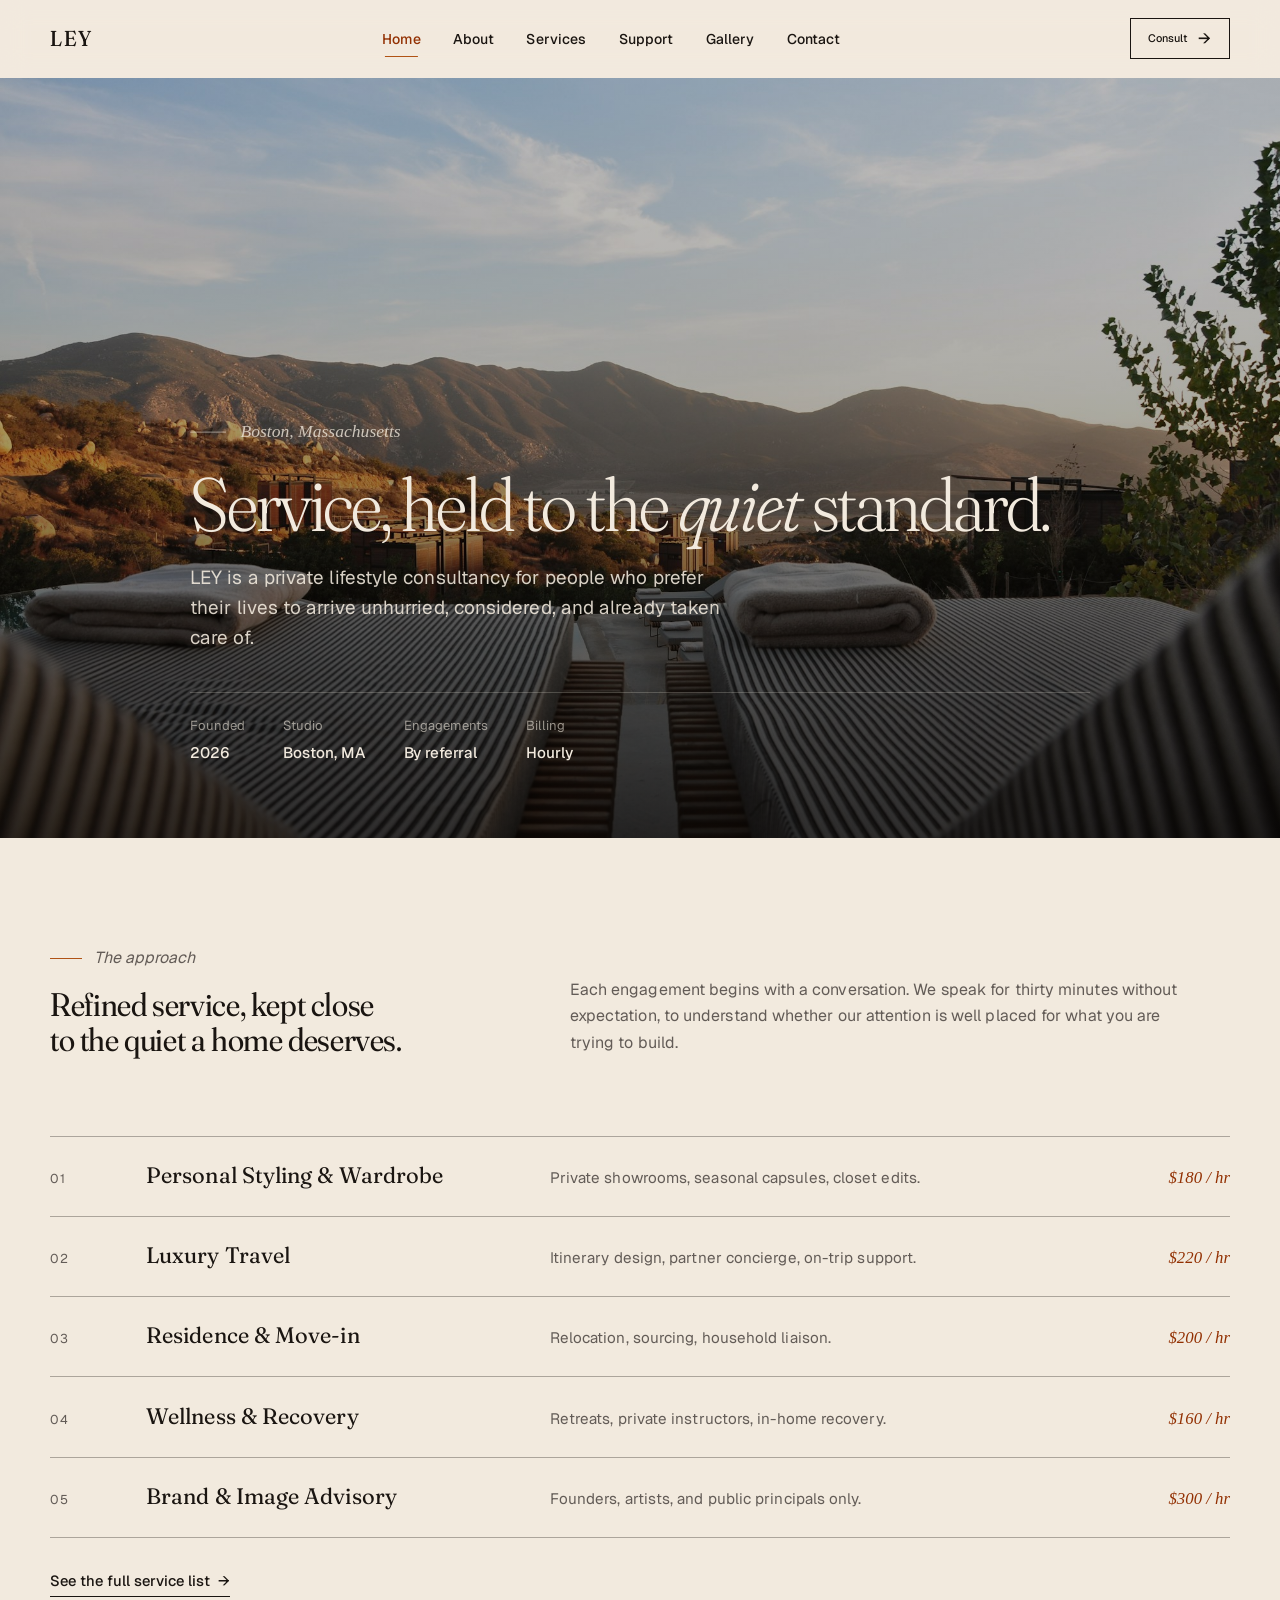
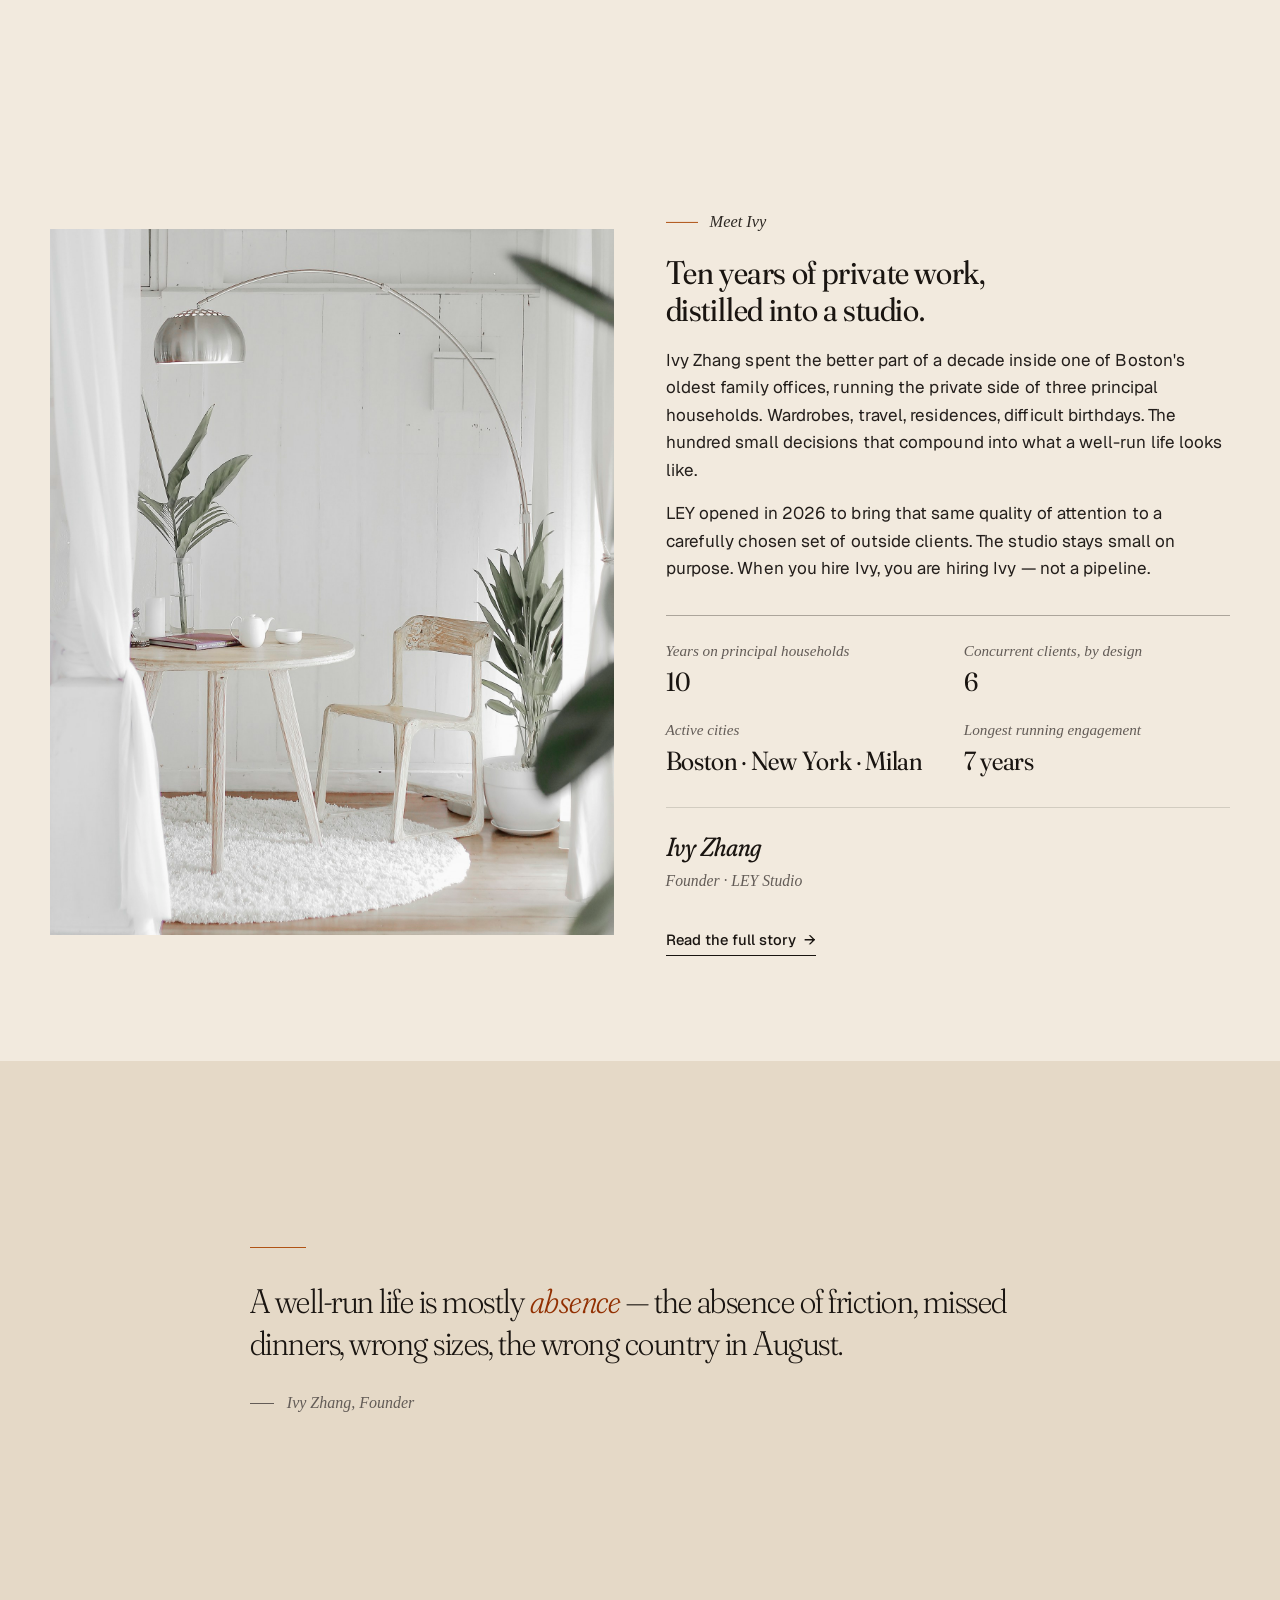
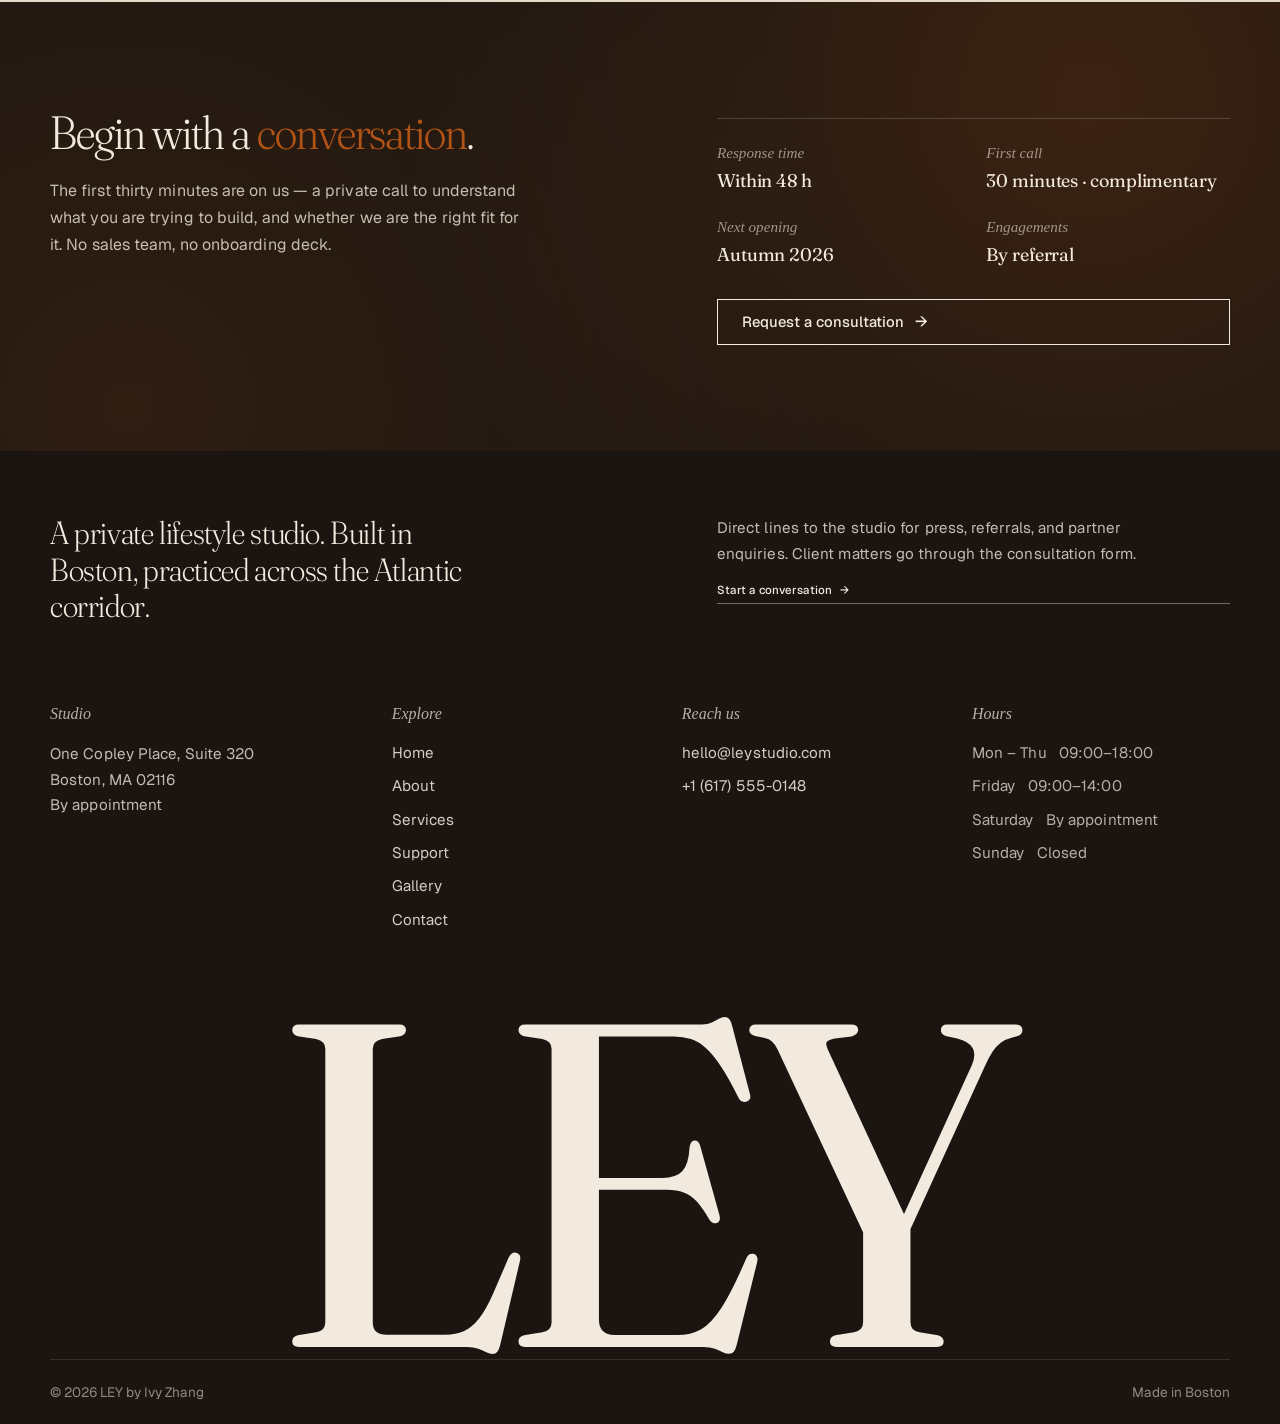
<file: index.html>
<!doctype html>
<html lang="en">
  <head>
    <meta charset="UTF-8" />
    <meta name="viewport" content="width=device-width, initial-scale=1.0" />
    <meta
      name="description"
      content="LEY is a Boston-based luxury lifestyle consultancy founded by Ivy Zhang, offering private styling, travel, residence, and image advisory, billed by the hour."
    />
    <meta name="theme-color" content="#1c1b1b" />
    <title>LEY — Luxury Services by Ivy</title>
    <link rel="icon" type="image/svg+xml" href="images/favicon.svg" />
    <link rel="preconnect" href="https://fonts.googleapis.com" />
    <link rel="preconnect" href="https://fonts.gstatic.com" crossorigin />
    <link
      href="https://fonts.googleapis.com/css2?family=Fraunces:ital,opsz,wght,SOFT@0,9..144,300..600,30..100;1,9..144,300..600,30..100&family=Geist:wght@300;400;500;600&family=Geist+Mono:wght@400;500&display=swap"
      rel="stylesheet"
    />
    <link rel="stylesheet" href="css/style.css" />
    <link rel="stylesheet" href="css/responsive.css" />
  </head>
  <body>
    <a class="skip-link" href="#main">Skip to content</a>

    <header class="site-header" role="banner">
      <div class="container site-header__inner">
        <a class="brand" href="index.html" aria-label="LEY — home">LEY</a>
        <nav class="site-nav" id="siteNav" aria-label="Primary">
          <ul>
            <li><a href="index.html">Home</a></li>
            <li><a href="about.html">About</a></li>
            <li><a href="services.html">Services</a></li>
            <li><a href="support.html">Support</a></li>
            <li><a href="gallery.html">Gallery</a></li>
            <li><a href="contact.html">Contact</a></li>
          </ul>
        </nav>
        <div class="site-header__cta">
          <a class="btn btn--ghost btn--sm" href="contact.html" data-magnetic
            >Consult</a
          >
          <button
            class="nav-toggle"
            type="button"
            aria-expanded="false"
            aria-controls="siteNav"
            aria-label="Toggle navigation"
          >
            <span class="nav-toggle__bars"></span>
          </button>
        </div>
      </div>
    </header>

    <section class="hero" aria-labelledby="hero-title">
      <div class="hero__media">
        <img
          src="images/photo/hero-lobby.jpg"
          alt="A quiet lobby bathed in late-afternoon light."
          loading="eager"
        />
      </div>
      <div class="hero__content">
        <p class="hero__eyebrow" data-reveal>Boston, Massachusetts</p>
        <h1
          id="hero-title"
          class="hero__title"
          data-reveal
          data-reveal-delay="1"
        >
          Service, held to the <em>quiet</em> standard.
        </h1>
        <p class="hero__lede" data-reveal data-reveal-delay="2">
          LEY is a private lifestyle consultancy for people who prefer their
          lives to arrive unhurried, considered, and already taken care of.
        </p>
        <div class="hero__meta" data-reveal data-reveal-delay="3">
          <span>Founded<strong>2026</strong></span>
          <span>Studio<strong>Boston, MA</strong></span>
          <span>Engagements<strong>By referral</strong></span>
          <span>Billing<strong>Hourly</strong></span>
        </div>
      </div>
    </section>

    <main id="main">
      <section class="section">
        <div class="container">
          <div class="section-head" data-reveal>
            <div>
              <p class="eyebrow section-head__eyebrow">The approach</p>
              <h2>Refined service, kept close to the quiet a home deserves.</h2>
            </div>
            <p>
              Each engagement begins with a conversation. We speak for thirty
              minutes without expectation, to understand whether our attention
              is well placed for what you are trying to build.
            </p>
          </div>

          <ol class="index-list" aria-label="Core services by category">
            <li data-reveal>
              <span class="index-list__no"></span>
              <span class="index-list__title"
                >Personal Styling &amp; Wardrobe</span
              >
              <span class="index-list__meta"
                >Private showrooms, seasonal capsules, closet edits.</span
              >
              <span class="index-list__rate">$180 / hr</span>
            </li>
            <li data-reveal data-reveal-delay="1">
              <span class="index-list__no"></span>
              <span class="index-list__title">Luxury Travel</span>
              <span class="index-list__meta"
                >Itinerary design, partner concierge, on-trip support.</span
              >
              <span class="index-list__rate">$220 / hr</span>
            </li>
            <li data-reveal data-reveal-delay="2">
              <span class="index-list__no"></span>
              <span class="index-list__title">Residence &amp; Move-in</span>
              <span class="index-list__meta"
                >Relocation, sourcing, household liaison.</span
              >
              <span class="index-list__rate">$200 / hr</span>
            </li>
            <li data-reveal data-reveal-delay="3">
              <span class="index-list__no"></span>
              <span class="index-list__title">Wellness &amp; Recovery</span>
              <span class="index-list__meta"
                >Retreats, private instructors, in-home recovery.</span
              >
              <span class="index-list__rate">$160 / hr</span>
            </li>
            <li data-reveal data-reveal-delay="4">
              <span class="index-list__no"></span>
              <span class="index-list__title">Brand &amp; Image Advisory</span>
              <span class="index-list__meta"
                >Founders, artists, and public principals only.</span
              >
              <span class="index-list__rate">$300 / hr</span>
            </li>
          </ol>

          <p style="margin-top: var(--space-3)" data-reveal>
            <a class="link-arrow" href="services.html"
              >See the full service list</a
            >
          </p>
        </div>
      </section>

      <section class="section">
        <div class="container">
          <article class="editorial editorial--flip" data-reveal>
            <figure class="editorial__media">
              <img
                src="images/photo/about-desk.jpg"
                alt="A warm-lit desk in the LEY studio with a lamp and an open notebook."
              />
            </figure>
            <div class="editorial__text">
              <p class="eyebrow">Meet Ivy</p>
              <h2>Ten years of private work, distilled into a studio.</h2>
              <p>
                Ivy Zhang spent the better part of a decade inside one of
                Boston's oldest family offices, running the private side of
                three principal households. Wardrobes, travel, residences,
                difficult birthdays. The hundred small decisions that compound
                into what a well-run life looks like.
              </p>
              <p>
                LEY opened in 2026 to bring that same quality of attention to a
                carefully chosen set of outside clients. The studio stays small
                on purpose. When you hire Ivy, you are hiring Ivy — not a
                pipeline.
              </p>

              <dl class="stats">
                <div>
                  <dt>Years on principal households</dt>
                  <dd>10</dd>
                </div>
                <div>
                  <dt>Concurrent clients, by design</dt>
                  <dd>6</dd>
                </div>
                <div>
                  <dt>Active cities</dt>
                  <dd>Boston · New York · Milan</dd>
                </div>
                <div>
                  <dt>Longest running engagement</dt>
                  <dd>7 years</dd>
                </div>
              </dl>

              <p class="signature">
                <span class="signature__name">Ivy Zhang</span>
                <span class="signature__role">Founder · LEY Studio</span>
              </p>

              <p style="margin-top: 2rem">
                <a class="link-arrow" href="about.html">Read the full story</a>
              </p>
            </div>
          </article>
        </div>
      </section>

      <section class="section" style="background: var(--cream)">
        <div class="container-narrow">
          <div class="pullquote" data-reveal>
            <blockquote>
              A well-run life is mostly <em>absence</em> — the absence of
              friction, missed dinners, wrong sizes, the wrong country in
              August.
            </blockquote>
            <cite>Ivy Zhang, Founder</cite>
          </div>
        </div>
      </section>

      <section class="cta-band" aria-labelledby="cta-title">
        <div class="container cta-band__inner" data-reveal>
          <div>
            <h2 id="cta-title" class="cta-band__title">
              Begin with a <em>conversation</em>.
            </h2>
            <p class="cta-band__lede">
              The first thirty minutes are on us — a private call to understand
              what you are trying to build, and whether we are the right fit for
              it. No sales team, no onboarding deck.
            </p>
          </div>
          <div class="cta-band__right">
            <dl class="cta-band__facts">
              <div>
                <dt>Response time</dt>
                <dd>Within 48 h</dd>
              </div>
              <div>
                <dt>First call</dt>
                <dd>30 minutes · complimentary</dd>
              </div>
              <div>
                <dt>Next opening</dt>
                <dd>Autumn 2026</dd>
              </div>
              <div>
                <dt>Engagements</dt>
                <dd>By referral</dd>
              </div>
            </dl>
            <a
              class="btn btn--on-dark cta-band__cta"
              href="contact.html"
              data-magnetic
              >Request a consultation</a
            >
          </div>
        </div>
      </section>
    </main>

    <footer class="site-footer" role="contentinfo">
      <div class="container">
        <div class="site-footer__top">
          <p class="site-footer__lede">
            A private lifestyle studio. Built in Boston, practiced across the
            Atlantic corridor.
          </p>
          <div class="site-footer__hello">
            <p>
              Direct lines to the studio for press, referrals, and partner
              enquiries. Client matters go through the consultation form.
            </p>
            <a class="link-arrow" href="contact.html">Start a conversation</a>
          </div>
        </div>
        <div class="site-footer__grid">
          <div class="site-footer__about">
            <h4>Studio</h4>
            <address>
              One Copley Place, Suite 320<br />Boston, MA 02116<br />By
              appointment
            </address>
          </div>
          <div>
            <h4>Explore</h4>
            <ul>
              <li><a href="index.html">Home</a></li>
              <li><a href="about.html">About</a></li>
              <li><a href="services.html">Services</a></li>
              <li><a href="support.html">Support</a></li>
              <li><a href="gallery.html">Gallery</a></li>
              <li><a href="contact.html">Contact</a></li>
            </ul>
          </div>
          <div>
            <h4>Reach us</h4>
            <ul>
              <li>
                <a href="mailto:hello@leystudio.com">hello@leystudio.com</a>
              </li>
              <li><a href="tel:+16175550148">+1 (617) 555-0148</a></li>
            </ul>
          </div>
          <div>
            <h4>Hours</h4>
            <ul>
              <li>Mon – Thu &nbsp; 09:00–18:00</li>
              <li>Friday &nbsp; 09:00–14:00</li>
              <li>Saturday &nbsp; By appointment</li>
              <li>Sunday &nbsp; Closed</li>
            </ul>
          </div>
        </div>
      </div>
      <div class="site-footer__wordmark" aria-hidden="true">
        <span>LEY</span>
      </div>
      <div class="container">
        <div class="site-footer__bottom">
          <span>&copy; <span id="footerYear">2026</span> LEY by Ivy Zhang</span>
          <span>Made in Boston</span>
        </div>
      </div>
    </footer>

    <script src="js/nav.js"></script>
  </body>
</html>
</file>
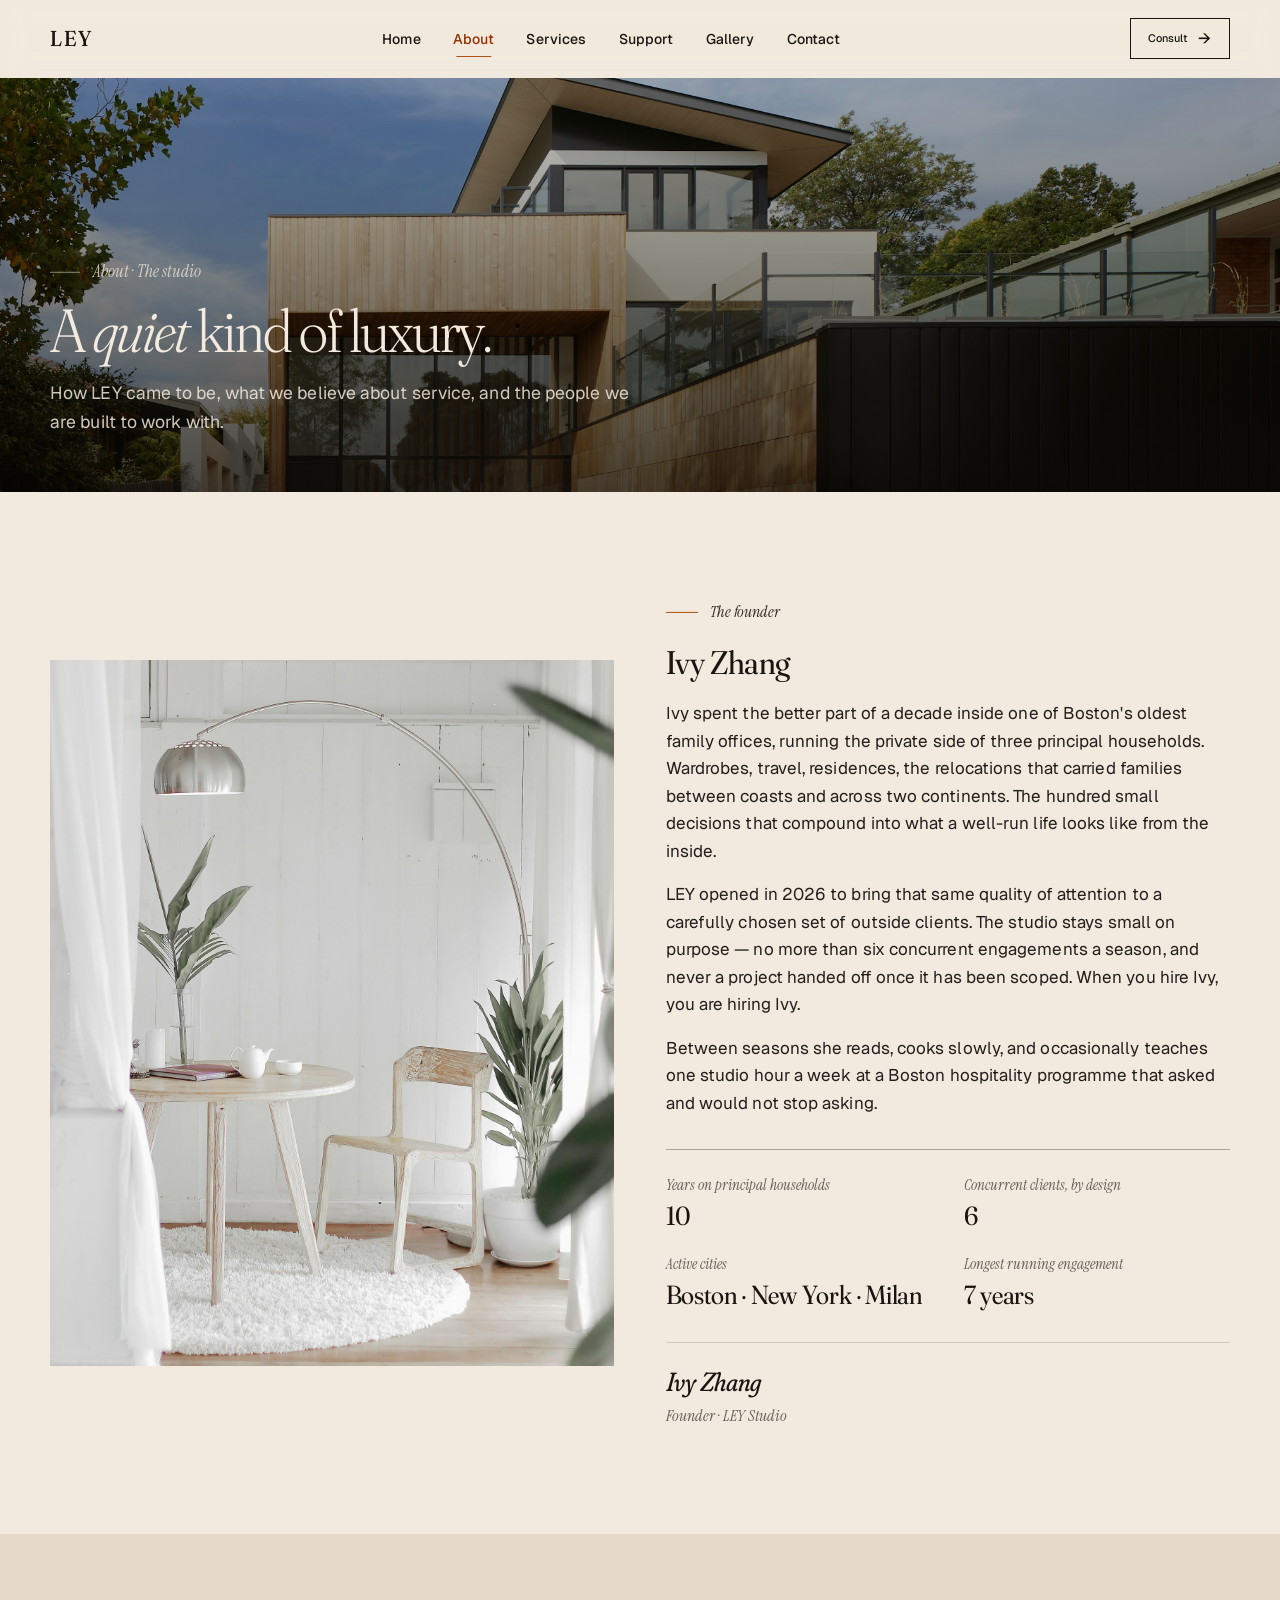
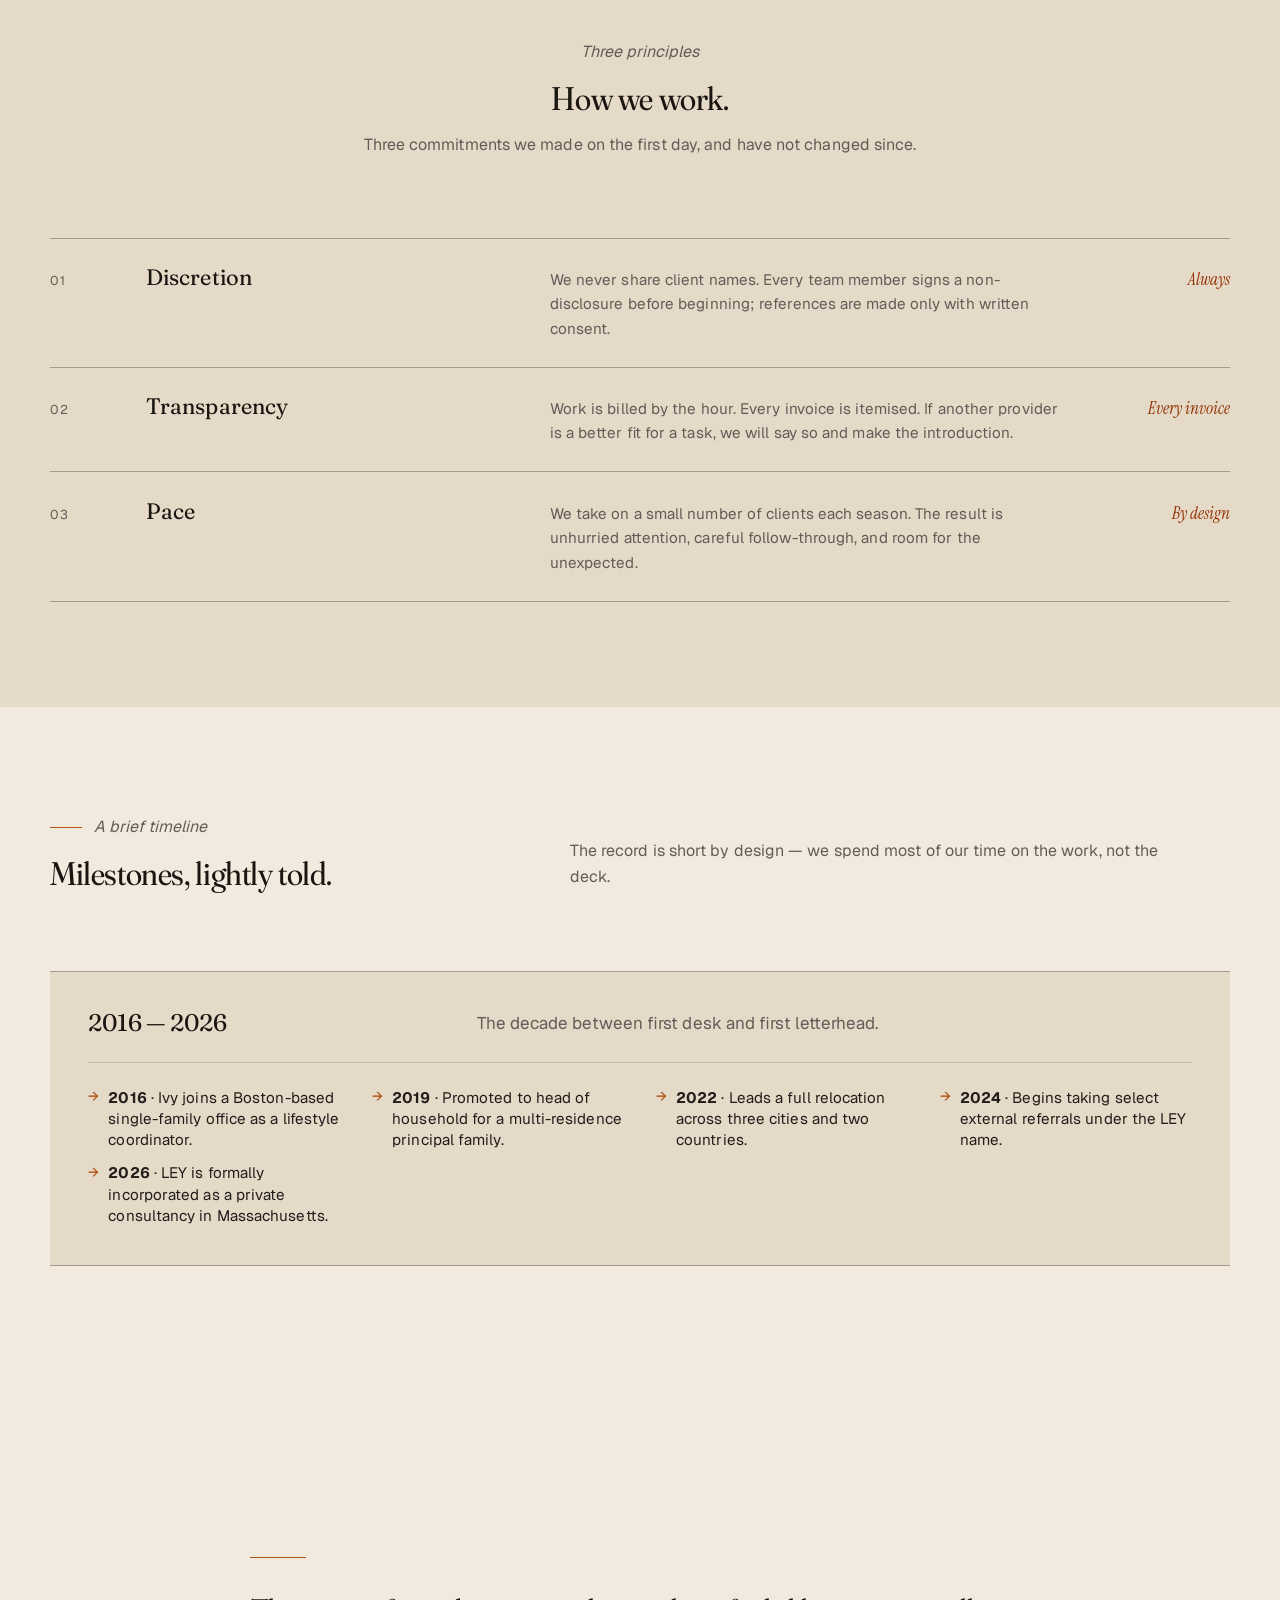
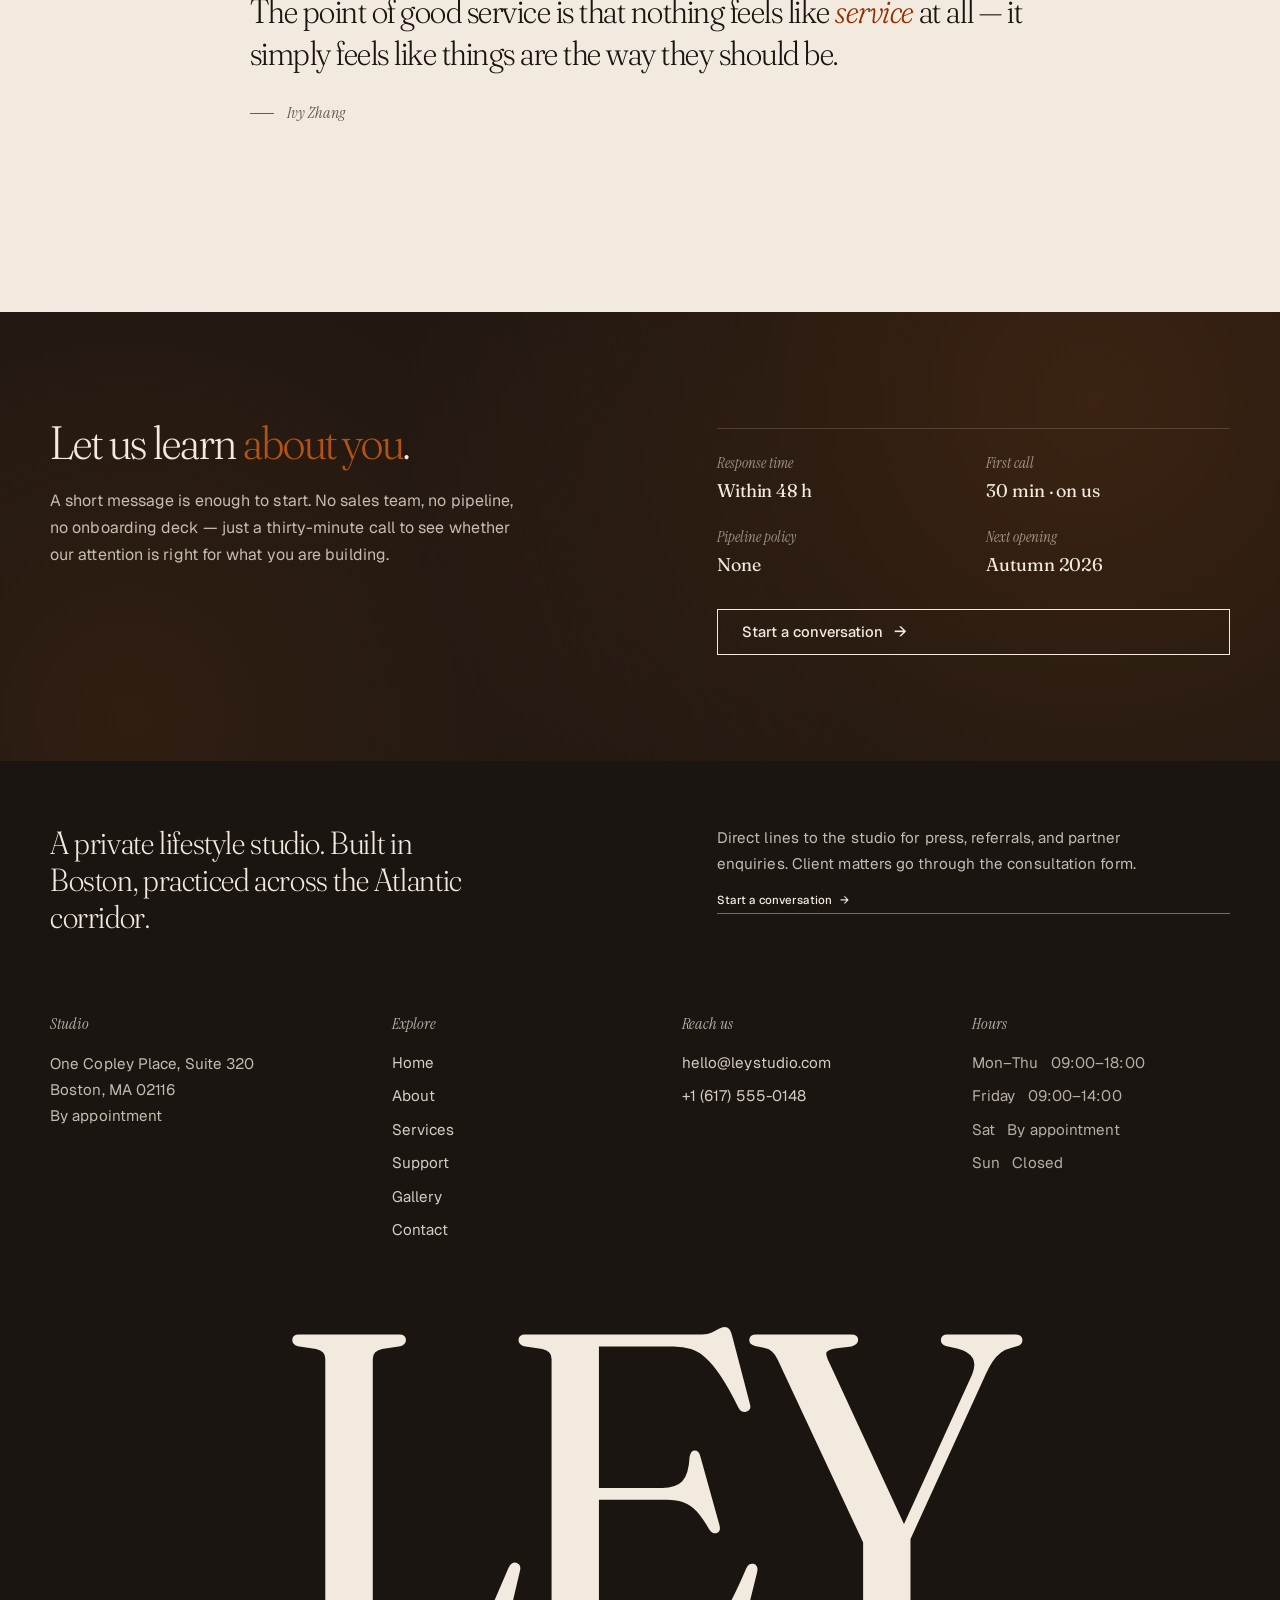
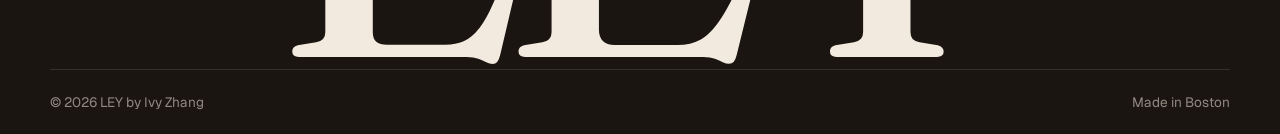
<file: about.html>
<!doctype html>
<html lang="en">
  <head>
    <meta charset="UTF-8" />
    <meta name="viewport" content="width=device-width, initial-scale=1.0" />
    <meta
      name="description"
      content="About Ivy Zhang, founder of LEY, and the philosophy behind the Boston-based luxury lifestyle consultancy."
    />
    <meta name="theme-color" content="#1c1b1b" />
    <title>About — LEY</title>
    <link rel="icon" type="image/svg+xml" href="images/favicon.svg" />
    <link rel="preconnect" href="https://fonts.googleapis.com" />
    <link rel="preconnect" href="https://fonts.gstatic.com" crossorigin />
    <link
      href="https://fonts.googleapis.com/css2?family=Fraunces:ital,opsz,wght,SOFT@0,9..144,300..600,30..100;1,9..144,300..600,30..100&family=Geist:wght@300;400;500;600&family=Geist+Mono:wght@400;500&family=Instrument+Serif:ital@0;1&display=swap"
      rel="stylesheet"
    />
    <link rel="stylesheet" href="css/style.css" />
    <link rel="stylesheet" href="css/responsive.css" />
  </head>

  <body>
    <a class="skip-link" href="#main">Skip to content</a>

    <header class="site-header" role="banner">
      <div class="container site-header__inner">
        <a class="brand" href="index.html" aria-label="LEY — home">LEY</a>
        <nav class="site-nav" id="siteNav" aria-label="Primary">
          <ul>
            <li><a href="index.html">Home</a></li>
            <li><a href="about.html">About</a></li>
            <li><a href="services.html">Services</a></li>
            <li><a href="support.html">Support</a></li>
            <li><a href="gallery.html">Gallery</a></li>
            <li><a href="contact.html">Contact</a></li>
          </ul>
        </nav>
        <div class="site-header__cta">
          <a class="btn btn--ghost btn--sm" href="contact.html" data-magnetic
            >Consult</a
          >
          <button
            class="nav-toggle"
            type="button"
            aria-expanded="false"
            aria-controls="siteNav"
            aria-label="Toggle navigation"
          >
            <span class="nav-toggle__bars"></span>
          </button>
        </div>
      </div>
    </header>

    <section class="page-header" aria-labelledby="page-title">
      <div class="page-header__media">
        <img
          src="images/photo/hero-atelier.jpg"
          alt="Atmospheric interior of the LEY studio at dusk."
          loading="eager"
        />
      </div>
      <div class="page-header__inner">
        <p class="page-header__eyebrow">About · The studio</p>
        <h1 id="page-title" class="page-header__title">
          A <em>quiet</em> kind of luxury.
        </h1>
        <p class="page-header__lede">
          How LEY came to be, what we believe about service, and the people we
          are built to work with.
        </p>
      </div>
    </section>

    <main id="main">
      <section class="section">
        <div class="container">
          <article class="editorial editorial--flip" data-reveal>
            <figure class="editorial__media">
              <img
                src="images/photo/about-desk.jpg"
                alt="A lamp, a notebook, a pair of glasses on the studio desk."
              />
            </figure>
            <div class="editorial__text">
              <p class="eyebrow">The founder</p>
              <h2>Ivy Zhang</h2>
              <p>
                Ivy spent the better part of a decade inside one of Boston's
                oldest family offices, running the private side of three
                principal households. Wardrobes, travel, residences, the
                relocations that carried families between coasts and across two
                continents. The hundred small decisions that compound into what
                a well-run life looks like from the inside.
              </p>
              <p>
                LEY opened in 2026 to bring that same quality of attention to a
                carefully chosen set of outside clients. The studio stays small
                on purpose — no more than six concurrent engagements a season,
                and never a project handed off once it has been scoped. When you
                hire Ivy, you are hiring Ivy.
              </p>
              <p>
                Between seasons she reads, cooks slowly, and occasionally
                teaches one studio hour a week at a Boston hospitality programme
                that asked and would not stop asking.
              </p>

              <dl class="stats">
                <div>
                  <dt>Years on principal households</dt>
                  <dd>10</dd>
                </div>
                <div>
                  <dt>Concurrent clients, by design</dt>
                  <dd>6</dd>
                </div>
                <div>
                  <dt>Active cities</dt>
                  <dd>Boston · New York · Milan</dd>
                </div>
                <div>
                  <dt>Longest running engagement</dt>
                  <dd>7 years</dd>
                </div>
              </dl>

              <p class="signature">
                <span class="signature__name">Ivy Zhang</span>
                <span class="signature__role">Founder · LEY Studio</span>
              </p>
            </div>
          </article>
        </div>
      </section>

      <section class="section" style="background: var(--cream)">
        <div class="container">
          <div class="section-head section-head--center" data-reveal>
            <p class="eyebrow eyebrow--plain">Three principles</p>
            <h2>How we work.</h2>
            <p>
              Three commitments we made on the first day, and have not changed
              since.
            </p>
          </div>

          <ol class="index-list">
            <li data-reveal>
              <span class="index-list__no"></span>
              <span class="index-list__title">Discretion</span>
              <span class="index-list__meta"
                >We never share client names. Every team member signs a
                non-disclosure before beginning; references are made only with
                written consent.</span
              >
              <span class="index-list__rate">Always</span>
            </li>
            <li data-reveal data-reveal-delay="1">
              <span class="index-list__no"></span>
              <span class="index-list__title">Transparency</span>
              <span class="index-list__meta"
                >Work is billed by the hour. Every invoice is itemised. If
                another provider is a better fit for a task, we will say so and
                make the introduction.</span
              >
              <span class="index-list__rate">Every invoice</span>
            </li>
            <li data-reveal data-reveal-delay="2">
              <span class="index-list__no"></span>
              <span class="index-list__title">Pace</span>
              <span class="index-list__meta"
                >We take on a small number of clients each season. The result is
                unhurried attention, careful follow-through, and room for the
                unexpected.</span
              >
              <span class="index-list__rate">By design</span>
            </li>
          </ol>
        </div>
      </section>

      <section class="section">
        <div class="container">
          <div class="section-head" data-reveal>
            <div>
              <p class="eyebrow section-head__eyebrow">A brief timeline</p>
              <h2>Milestones, lightly told.</h2>
            </div>
            <p>
              The record is short by design — we spend most of our time on the
              work, not the deck.
            </p>
          </div>

          <aside class="partners">
            <div class="partners__head">
              <h3>2016 — 2026</h3>
              <p>The decade between first desk and first letterhead.</p>
            </div>
            <ul>
              <li>
                <strong>2016</strong> · Ivy joins a Boston-based single-family
                office as a lifestyle coordinator.
              </li>
              <li>
                <strong>2019</strong> · Promoted to head of household for a
                multi-residence principal family.
              </li>
              <li>
                <strong>2022</strong> · Leads a full relocation across three
                cities and two countries.
              </li>
              <li>
                <strong>2024</strong> · Begins taking select external referrals
                under the LEY name.
              </li>
              <li>
                <strong>2026</strong> · LEY is formally incorporated as a
                private consultancy in Massachusetts.
              </li>
            </ul>
          </aside>
        </div>
      </section>

      <section class="section">
        <div class="container-narrow">
          <div class="pullquote" data-reveal>
            <blockquote>
              The point of good service is that nothing feels like
              <em>service</em> at all — it simply feels like things are the way
              they should be.
            </blockquote>
            <cite>Ivy Zhang</cite>
          </div>
        </div>
      </section>

      <section class="cta-band">
        <div class="container cta-band__inner" data-reveal>
          <div>
            <h2 class="cta-band__title">Let us learn <em>about you</em>.</h2>
            <p class="cta-band__lede">
              A short message is enough to start. No sales team, no pipeline, no
              onboarding deck — just a thirty-minute call to see whether our
              attention is right for what you are building.
            </p>
          </div>
          <div class="cta-band__right">
            <dl class="cta-band__facts">
              <div>
                <dt>Response time</dt>
                <dd>Within 48 h</dd>
              </div>
              <div>
                <dt>First call</dt>
                <dd>30 min · on us</dd>
              </div>
              <div>
                <dt>Pipeline policy</dt>
                <dd>None</dd>
              </div>
              <div>
                <dt>Next opening</dt>
                <dd>Autumn 2026</dd>
              </div>
            </dl>
            <a
              class="btn btn--on-dark cta-band__cta"
              href="contact.html"
              data-magnetic
              >Start a conversation</a
            >
          </div>
        </div>
      </section>
    </main>

    <footer class="site-footer" role="contentinfo">
      <div class="container">
        <div class="site-footer__top">
          <p class="site-footer__lede">
            A private lifestyle studio. Built in Boston, practiced across the
            Atlantic corridor.
          </p>
          <div class="site-footer__hello">
            <p>
              Direct lines to the studio for press, referrals, and partner
              enquiries. Client matters go through the consultation form.
            </p>
            <a class="link-arrow" href="contact.html">Start a conversation</a>
          </div>
        </div>
        <div class="site-footer__grid">
          <div class="site-footer__about">
            <h4>Studio</h4>
            <address>
              One Copley Place, Suite 320<br />
              Boston, MA 02116<br />
              By appointment
            </address>
          </div>
          <div>
            <h4>Explore</h4>
            <ul>
              <li><a href="index.html">Home</a></li>
              <li><a href="about.html">About</a></li>
              <li><a href="services.html">Services</a></li>
              <li><a href="support.html">Support</a></li>
              <li><a href="gallery.html">Gallery</a></li>
              <li><a href="contact.html">Contact</a></li>
            </ul>
          </div>
          <div>
            <h4>Reach us</h4>
            <ul>
              <li>
                <a href="mailto:hello@leystudio.com">hello@leystudio.com</a>
              </li>
              <li><a href="tel:+16175550148">+1 (617) 555-0148</a></li>
            </ul>
          </div>
          <div>
            <h4>Hours</h4>
            <ul>
              <li>Mon&ndash;Thu &nbsp; 09:00–18:00</li>
              <li>Friday &nbsp; 09:00–14:00</li>
              <li>Sat &nbsp; By appointment</li>
              <li>Sun &nbsp; Closed</li>
            </ul>
          </div>
        </div>
      </div>
      <div class="site-footer__wordmark" aria-hidden="true">
        <span>LEY</span>
      </div>
      <div class="container">
        <div class="site-footer__bottom">
          <span>&copy; <span id="footerYear">2026</span> LEY by Ivy Zhang</span>
          <span>Made in Boston</span>
        </div>
      </div>
    </footer>

    <script src="js/nav.js"></script>
  </body>
</html>
</file>
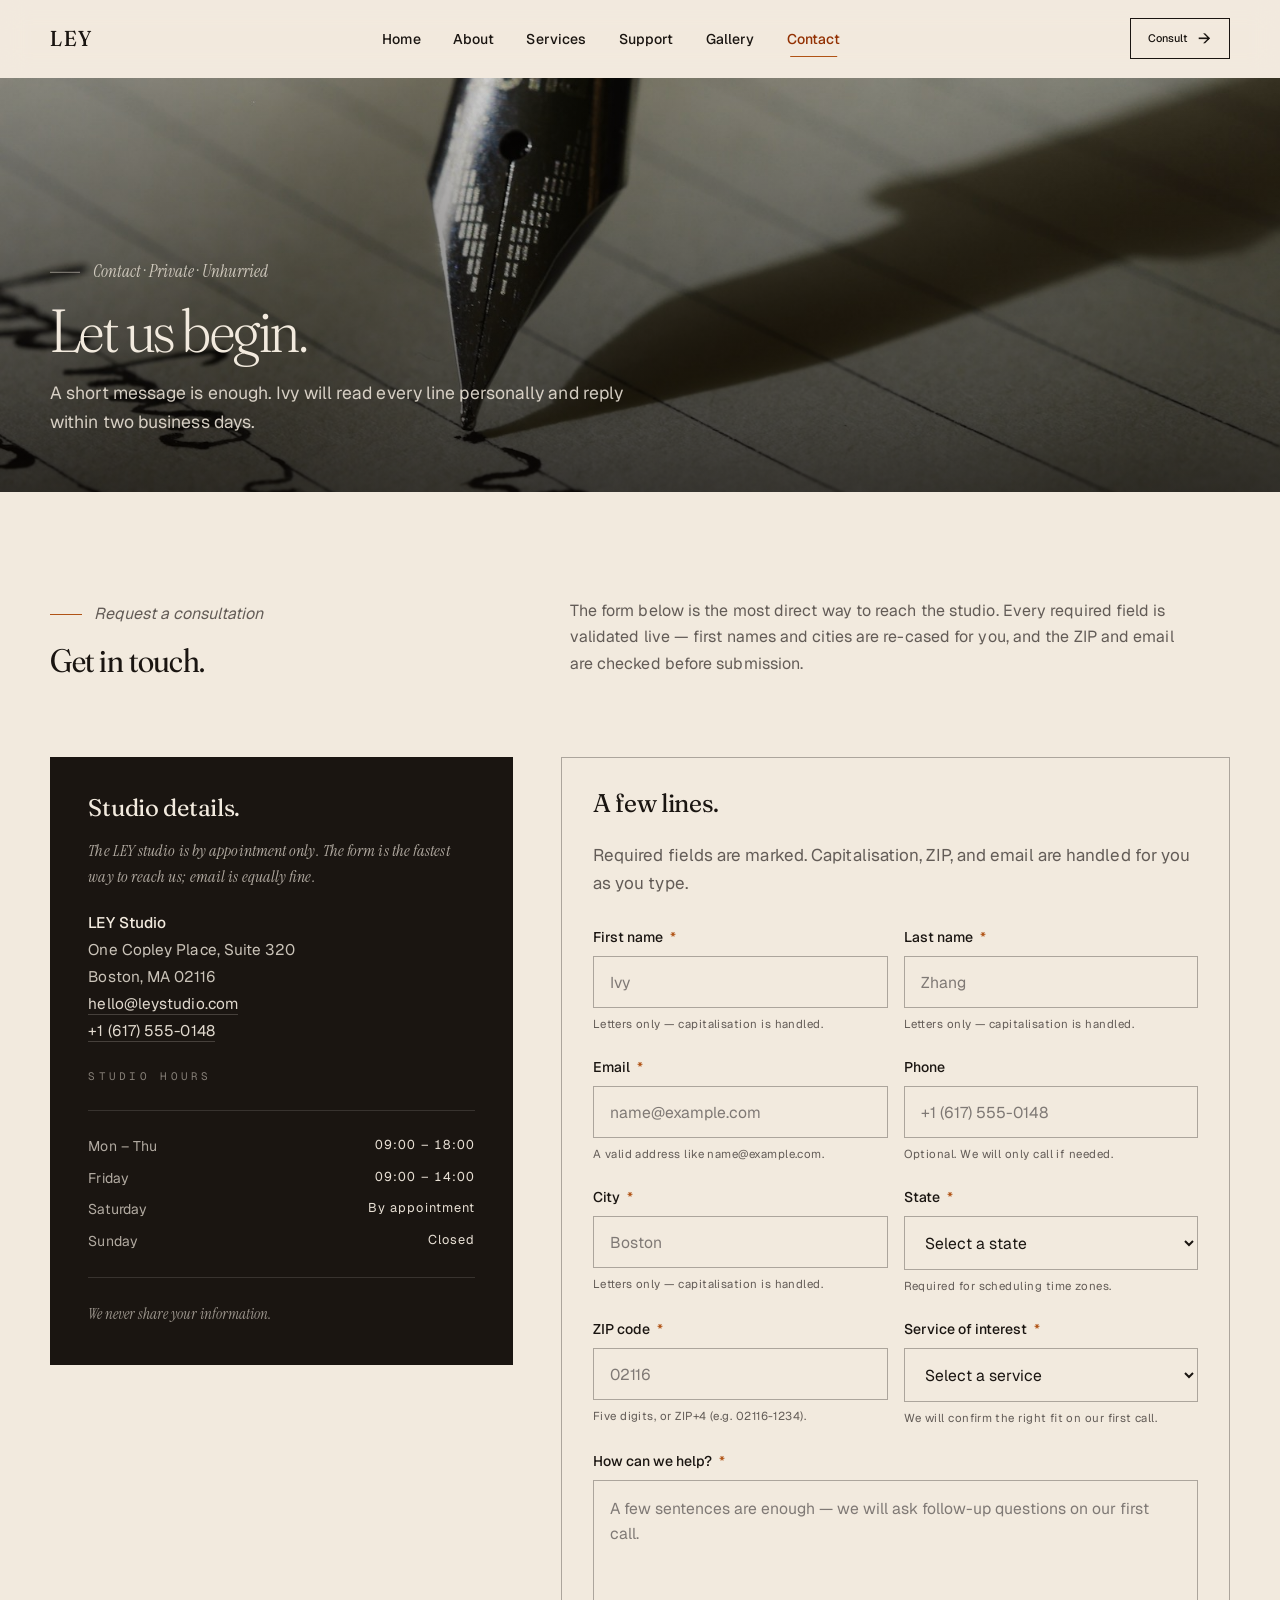
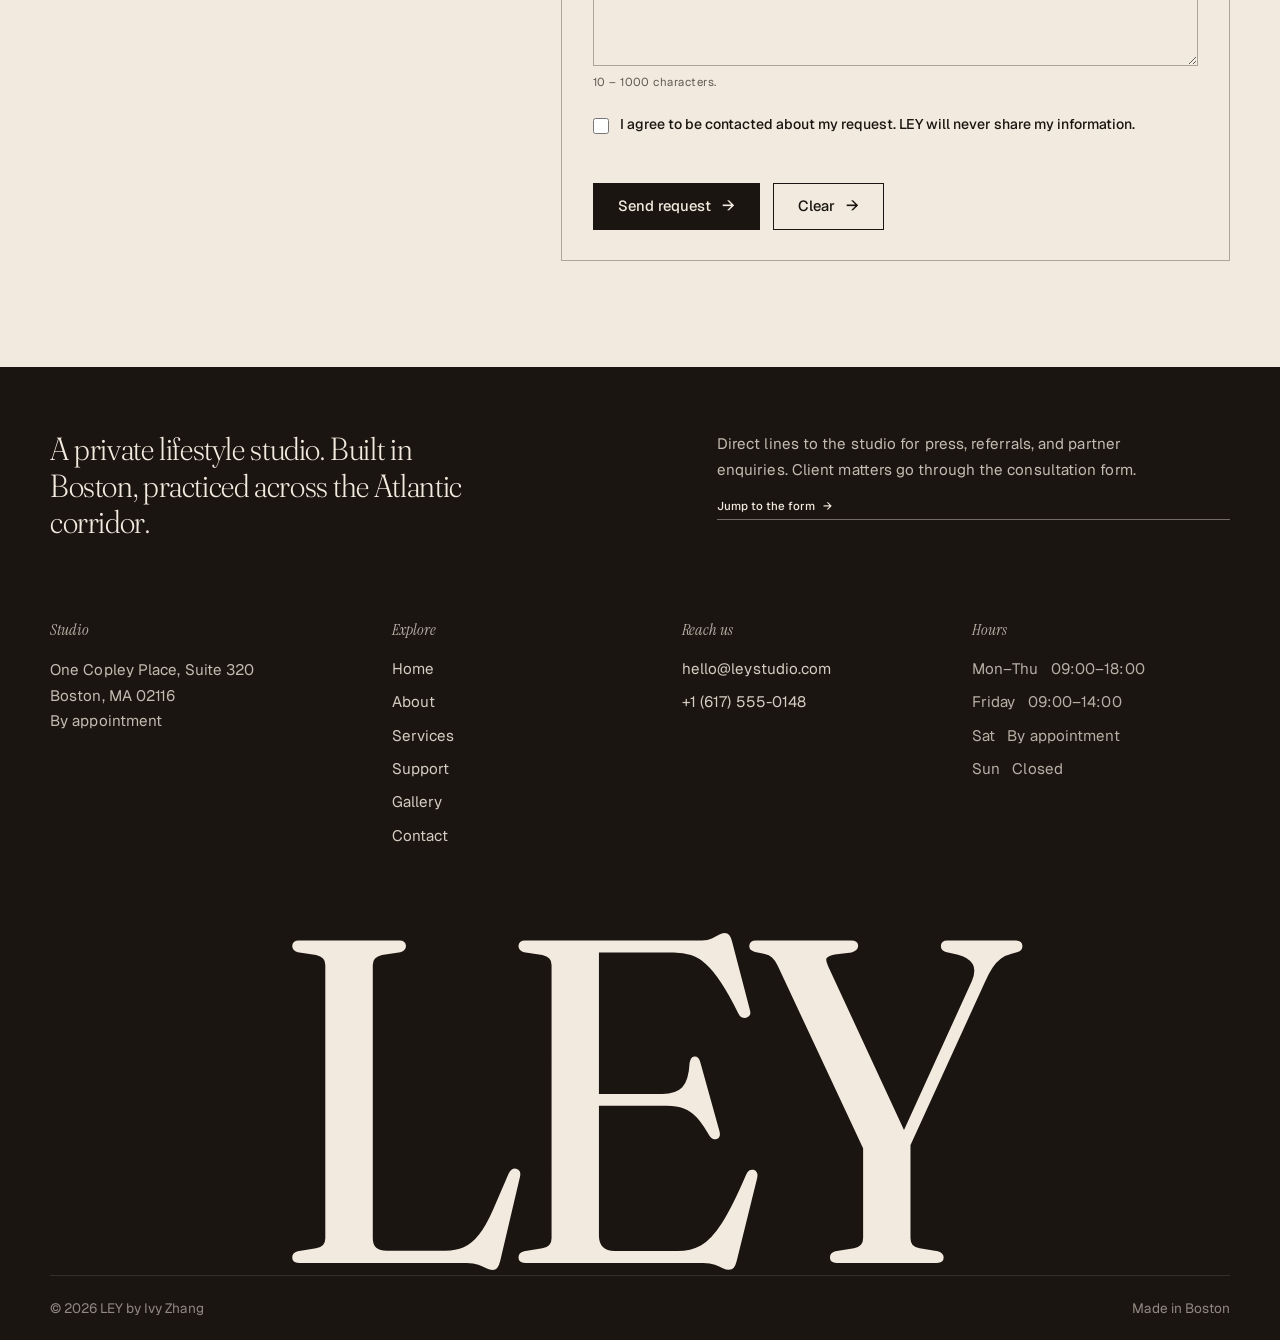
<file: contact.html>
<!doctype html>
<html lang="en">
  <head>
    <meta charset="UTF-8" />
    <meta name="viewport" content="width=device-width, initial-scale=1.0" />
    <meta
      name="description"
      content="Contact LEY. Request a private consultation with Ivy Zhang via a validated form — first names are capitalised automatically, ZIP and email are verified."
    />
    <meta name="theme-color" content="#1c1b1b" />
    <title>Contact — LEY</title>
    <link rel="icon" type="image/svg+xml" href="images/favicon.svg" />
    <link rel="preconnect" href="https://fonts.googleapis.com" />
    <link rel="preconnect" href="https://fonts.gstatic.com" crossorigin />
    <link
      href="https://fonts.googleapis.com/css2?family=Fraunces:ital,opsz,wght,SOFT@0,9..144,300..600,30..100;1,9..144,300..600,30..100&family=Geist:wght@300;400;500;600&family=Geist+Mono:wght@400;500&family=Instrument+Serif:ital@0;1&display=swap"
      rel="stylesheet"
    />
    <link rel="stylesheet" href="css/style.css" />
    <link rel="stylesheet" href="css/responsive.css" />
  </head>

  <body>
    <a class="skip-link" href="#main">Skip to content</a>

    <header class="site-header" role="banner">
      <div class="container site-header__inner">
        <a class="brand" href="index.html" aria-label="LEY — home">LEY</a>
        <nav class="site-nav" id="siteNav" aria-label="Primary">
          <ul>
            <li><a href="index.html">Home</a></li>
            <li><a href="about.html">About</a></li>
            <li><a href="services.html">Services</a></li>
            <li><a href="support.html">Support</a></li>
            <li><a href="gallery.html">Gallery</a></li>
            <li><a href="contact.html">Contact</a></li>
          </ul>
        </nav>
        <div class="site-header__cta">
          <a class="btn btn--ghost btn--sm" href="#contactForm" data-magnetic
            >Consult</a
          >
          <button
            class="nav-toggle"
            type="button"
            aria-expanded="false"
            aria-controls="siteNav"
            aria-label="Toggle navigation"
          >
            <span class="nav-toggle__bars"></span>
          </button>
        </div>
      </div>
    </header>

    <section class="page-header" aria-labelledby="page-title">
      <div class="page-header__media">
        <img
          src="images/photo/contact-still.jpg"
          alt="A letter, a pen, a sealed envelope on the studio desk."
        />
      </div>
      <div class="page-header__inner">
        <p class="page-header__eyebrow">Contact · Private · Unhurried</p>
        <h1 id="page-title" class="page-header__title">Let us begin.</h1>
        <p class="page-header__lede">
          A short message is enough. Ivy will read every line personally and
          reply within two business days.
        </p>
      </div>
    </section>

    <main id="main">
      <section class="section">
        <div class="container">
          <div class="section-head" data-reveal>
            <div>
              <p class="eyebrow section-head__eyebrow">
                Request a consultation
              </p>
              <h2>Get in touch.</h2>
            </div>
            <p>
              The form below is the most direct way to reach the studio. Every
              required field is validated live — first names and cities are
              re-cased for you, and the ZIP and email are checked before
              submission.
            </p>
          </div>

          <div class="contact-layout">
            <aside class="contact-info" aria-labelledby="contact-info-title">
              <h3 id="contact-info-title">Studio details.</h3>
              <p
                style="
                  color: oklch(94% 0.018 80 / 0.7);
                  font-family: var(--f-italic);
                  font-style: italic;
                  font-size: 1rem;
                  margin-bottom: 1.25rem;
                "
              >
                The LEY studio is by appointment only. The form is the fastest
                way to reach us; email is equally fine.
              </p>

              <address>
                <strong style="color: var(--paper); font-weight: 500"
                  >LEY Studio</strong
                ><br />
                One Copley Place, Suite 320<br />
                Boston, MA 02116<br />
                <a href="mailto:hello@leystudio.com">hello@leystudio.com</a
                ><br />
                <a href="tel:+16175550148">+1 (617) 555-0148</a>
              </address>

              <p
                style="
                  color: oklch(94% 0.018 80 / 0.5);
                  font-family: var(--f-mono);
                  font-size: 0.68rem;
                  letter-spacing: 0.3em;
                  text-transform: uppercase;
                  margin-bottom: 0.6rem;
                "
              >
                Studio hours
              </p>
              <ul class="contact-info__hours">
                <li>
                  <span>Mon &ndash; Thu</span><span>09:00 &ndash; 18:00</span>
                </li>
                <li><span>Friday</span><span>09:00 &ndash; 14:00</span></li>
                <li><span>Saturday</span><span>By appointment</span></li>
                <li><span>Sunday</span><span>Closed</span></li>
              </ul>

              <p class="contact-info__meta">We never share your information.</p>
            </aside>

            <form
              class="form"
              id="contactForm"
              novalidate
              aria-labelledby="form-title"
            >
              <h3 id="form-title" class="form__legend">A few lines.</h3>
              <p class="form__intro">
                Required fields are marked. Capitalisation, ZIP, and email are
                handled for you as you type.
              </p>

              <div class="form__row">
                <div class="field">
                  <label for="firstName"
                    >First name
                    <span class="required" aria-hidden="true">*</span></label
                  >
                  <input
                    type="text"
                    id="firstName"
                    name="firstName"
                    autocomplete="given-name"
                    required
                    aria-required="true"
                    placeholder="Ivy"
                  />
                  <p
                    class="hint"
                    data-default="Letters only — capitalisation is handled."
                  >
                    Letters only — capitalisation is handled.
                  </p>
                </div>
                <div class="field">
                  <label for="lastName"
                    >Last name
                    <span class="required" aria-hidden="true">*</span></label
                  >
                  <input
                    type="text"
                    id="lastName"
                    name="lastName"
                    autocomplete="family-name"
                    required
                    aria-required="true"
                    placeholder="Zhang"
                  />
                  <p
                    class="hint"
                    data-default="Letters only — capitalisation is handled."
                  >
                    Letters only — capitalisation is handled.
                  </p>
                </div>
              </div>

              <div class="form__row">
                <div class="field">
                  <label for="email"
                    >Email
                    <span class="required" aria-hidden="true">*</span></label
                  >
                  <input
                    type="email"
                    id="email"
                    name="email"
                    autocomplete="email"
                    required
                    aria-required="true"
                    placeholder="name@example.com"
                  />
                  <p
                    class="hint"
                    data-default="A valid address like name@example.com."
                  >
                    A valid address like name@example.com.
                  </p>
                </div>
                <div class="field">
                  <label for="phone">Phone</label>
                  <input
                    type="tel"
                    id="phone"
                    name="phone"
                    autocomplete="tel"
                    placeholder="+1 (617) 555-0148"
                  />
                  <p
                    class="hint"
                    data-default="Optional. We will only call if needed."
                  >
                    Optional. We will only call if needed.
                  </p>
                </div>
              </div>

              <div class="form__row">
                <div class="field">
                  <label for="city"
                    >City
                    <span class="required" aria-hidden="true">*</span></label
                  >
                  <input
                    type="text"
                    id="city"
                    name="city"
                    autocomplete="address-level2"
                    required
                    aria-required="true"
                    placeholder="Boston"
                  />
                  <p
                    class="hint"
                    data-default="Letters only — capitalisation is handled."
                  >
                    Letters only — capitalisation is handled.
                  </p>
                </div>
                <div class="field">
                  <label for="state"
                    >State
                    <span class="required" aria-hidden="true">*</span></label
                  >
                  <select
                    id="state"
                    name="state"
                    autocomplete="address-level1"
                    required
                    aria-required="true"
                  >
                    <option value="">Select a state</option>
                    <option value="MA">Massachusetts</option>
                    <option value="NY">New York</option>
                    <option value="CT">Connecticut</option>
                    <option value="RI">Rhode Island</option>
                    <option value="NH">New Hampshire</option>
                    <option value="VT">Vermont</option>
                    <option value="ME">Maine</option>
                    <option value="NJ">New Jersey</option>
                    <option value="PA">Pennsylvania</option>
                    <option value="CA">California</option>
                    <option value="FL">Florida</option>
                    <option value="TX">Texas</option>
                    <option value="IL">Illinois</option>
                    <option value="WA">Washington</option>
                    <option value="OTHER">Other / International</option>
                  </select>
                  <p
                    class="hint"
                    data-default="Required for scheduling time zones."
                  >
                    Required for scheduling time zones.
                  </p>
                </div>
              </div>

              <div class="form__row">
                <div class="field">
                  <label for="zip"
                    >ZIP code
                    <span class="required" aria-hidden="true">*</span></label
                  >
                  <input
                    type="text"
                    id="zip"
                    name="zip"
                    inputmode="numeric"
                    autocomplete="postal-code"
                    required
                    aria-required="true"
                    placeholder="02116"
                  />
                  <p
                    class="hint"
                    data-default="Five digits, or ZIP+4 (e.g. 02116-1234)."
                  >
                    Five digits, or ZIP+4 (e.g. 02116-1234).
                  </p>
                </div>
                <div class="field">
                  <label for="service"
                    >Service of interest
                    <span class="required" aria-hidden="true">*</span></label
                  >
                  <select
                    id="service"
                    name="service"
                    required
                    aria-required="true"
                  >
                    <option value="">Select a service</option>
                    <option value="styling">
                      Personal Styling &amp; Wardrobe
                    </option>
                    <option value="travel">Luxury Travel Planning</option>
                    <option value="residence">Residence &amp; Move-in</option>
                    <option value="wellness">Wellness &amp; Recovery</option>
                    <option value="brand">Brand &amp; Image Advisory</option>
                    <option value="other">Something else</option>
                  </select>
                  <p
                    class="hint"
                    data-default="We will confirm the right fit on our first call."
                  >
                    We will confirm the right fit on our first call.
                  </p>
                </div>
              </div>

              <div class="field">
                <label for="message"
                  >How can we help?
                  <span class="required" aria-hidden="true">*</span></label
                >
                <textarea
                  id="message"
                  name="message"
                  rows="6"
                  required
                  aria-required="true"
                  maxlength="1000"
                  placeholder="A few sentences are enough — we will ask follow-up questions on our first call."
                ></textarea>
                <p class="hint" data-default="10 – 1000 characters.">
                  10 &ndash; 1000 characters.
                </p>
              </div>

              <div class="field">
                <label class="checkbox" for="consent">
                  <input
                    type="checkbox"
                    id="consent"
                    name="consent"
                    required
                    aria-required="true"
                  />
                  <span
                    >I agree to be contacted about my request. LEY will never
                    share my information.</span
                  >
                </label>
                <p class="hint" data-default=""></p>
              </div>

              <div class="form__submit">
                <button class="btn" type="submit" data-magnetic>
                  Send request
                </button>
                <button class="btn btn--ghost" type="reset">Clear</button>
              </div>

              <p
                class="form__summary"
                id="formSummary"
                role="status"
                aria-live="polite"
                hidden
              ></p>
            </form>
          </div>
        </div>
      </section>
    </main>

    <footer class="site-footer" role="contentinfo">
      <div class="container">
        <div class="site-footer__top">
          <p class="site-footer__lede">
            A private lifestyle studio. Built in Boston, practiced across the
            Atlantic corridor.
          </p>
          <div class="site-footer__hello">
            <p>
              Direct lines to the studio for press, referrals, and partner
              enquiries. Client matters go through the consultation form.
            </p>
            <a class="link-arrow" href="#contactForm">Jump to the form</a>
          </div>
        </div>
        <div class="site-footer__grid">
          <div class="site-footer__about">
            <h4>Studio</h4>
            <address>
              One Copley Place, Suite 320<br />
              Boston, MA 02116<br />
              By appointment
            </address>
          </div>
          <div>
            <h4>Explore</h4>
            <ul>
              <li><a href="index.html">Home</a></li>
              <li><a href="about.html">About</a></li>
              <li><a href="services.html">Services</a></li>
              <li><a href="support.html">Support</a></li>
              <li><a href="gallery.html">Gallery</a></li>
              <li><a href="contact.html">Contact</a></li>
            </ul>
          </div>
          <div>
            <h4>Reach us</h4>
            <ul>
              <li>
                <a href="mailto:hello@leystudio.com">hello@leystudio.com</a>
              </li>
              <li><a href="tel:+16175550148">+1 (617) 555-0148</a></li>
            </ul>
          </div>
          <div>
            <h4>Hours</h4>
            <ul>
              <li>Mon&ndash;Thu &nbsp; 09:00–18:00</li>
              <li>Friday &nbsp; 09:00–14:00</li>
              <li>Sat &nbsp; By appointment</li>
              <li>Sun &nbsp; Closed</li>
            </ul>
          </div>
        </div>
      </div>
      <div class="site-footer__wordmark" aria-hidden="true">
        <span>LEY</span>
      </div>
      <div class="container">
        <div class="site-footer__bottom">
          <span>&copy; <span id="footerYear">2026</span> LEY by Ivy Zhang</span>
          <span>Made in Boston</span>
        </div>
      </div>
    </footer>

    <script src="js/nav.js"></script>
    <script src="js/validation.js"></script>
  </body>
</html>
</file>
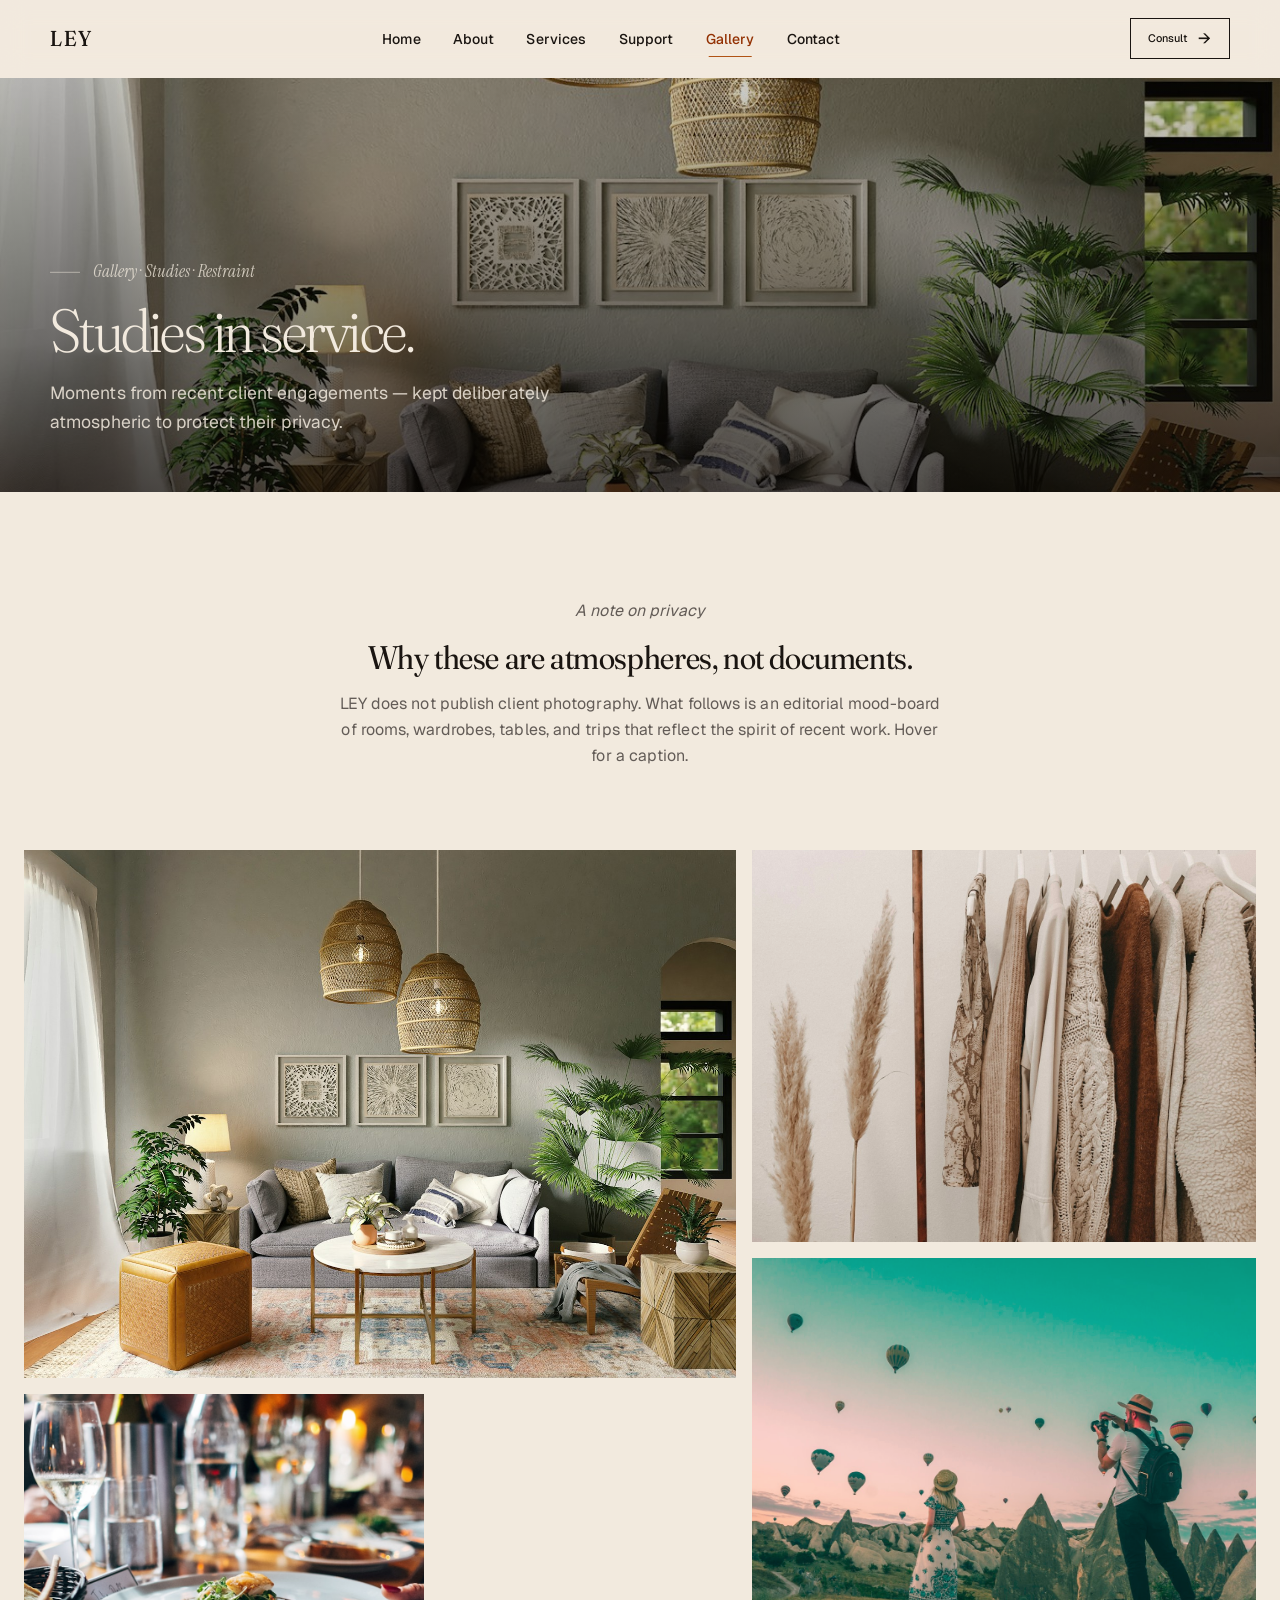
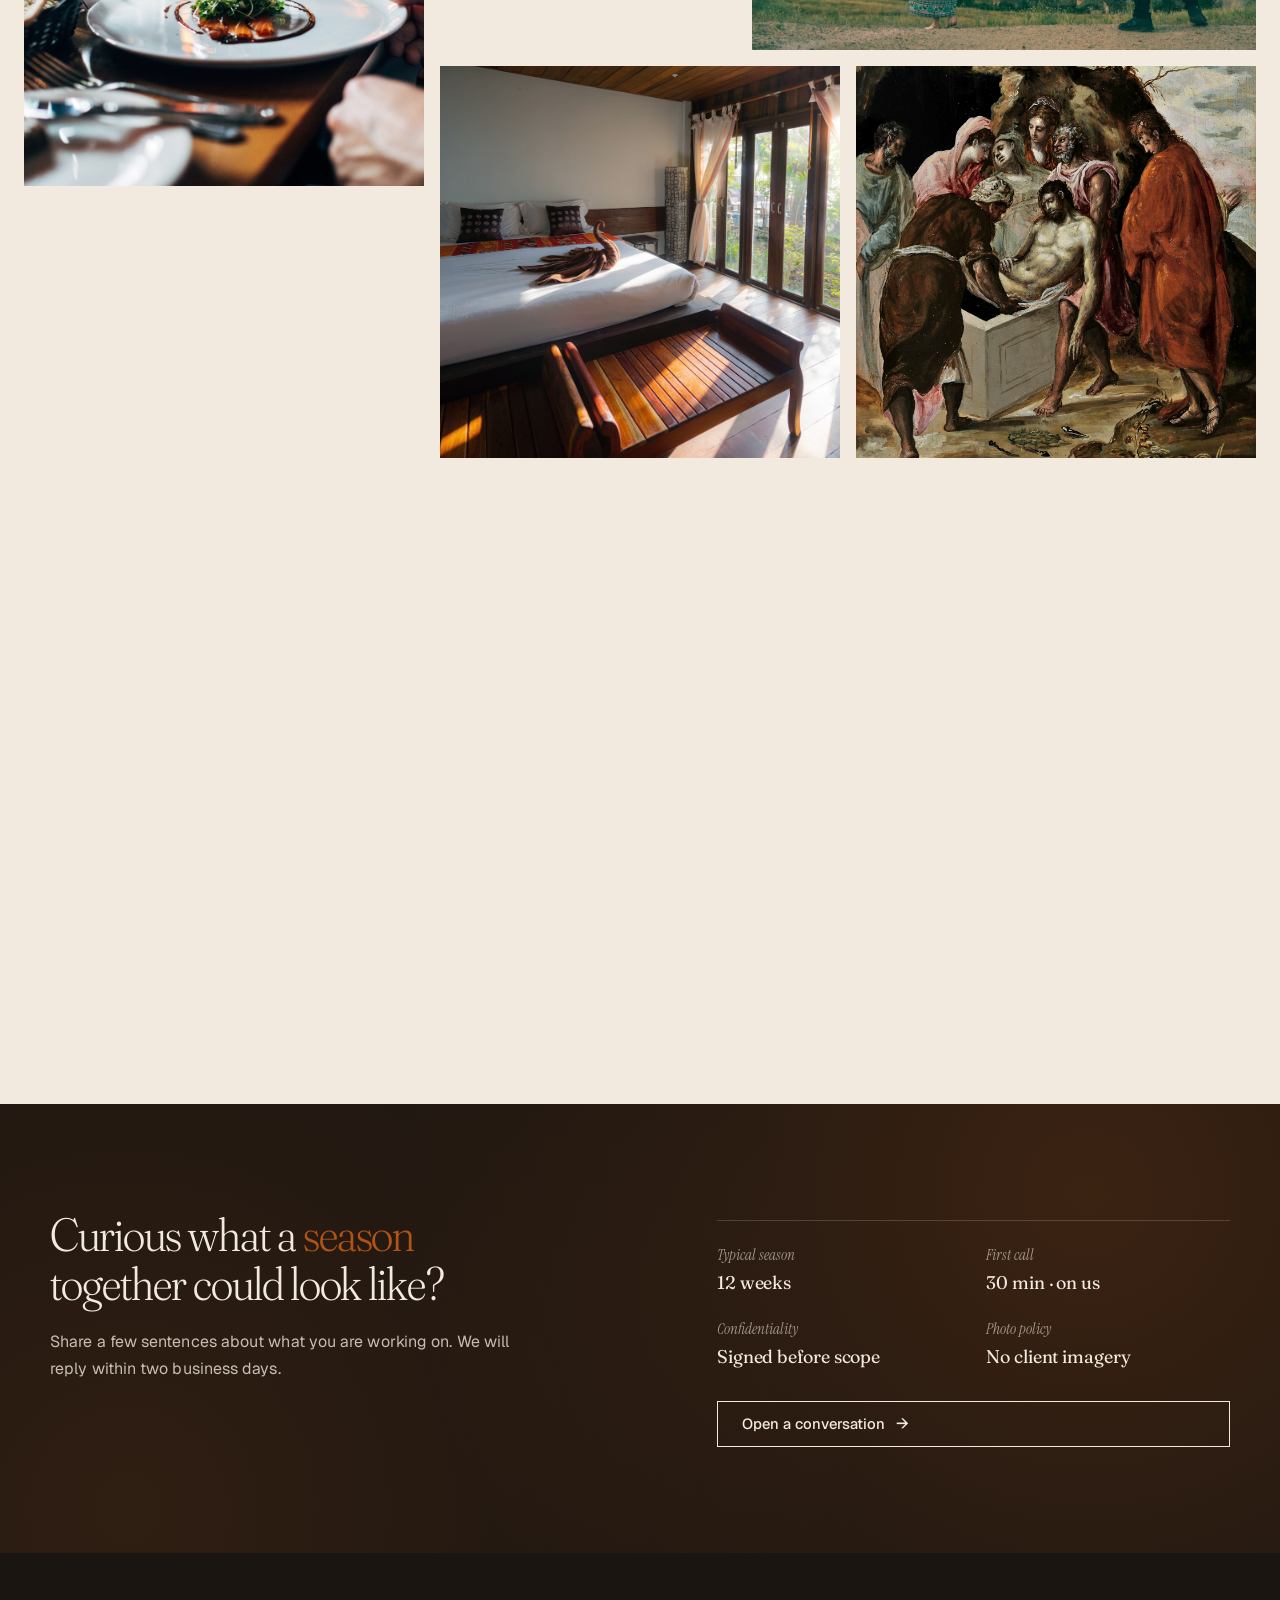
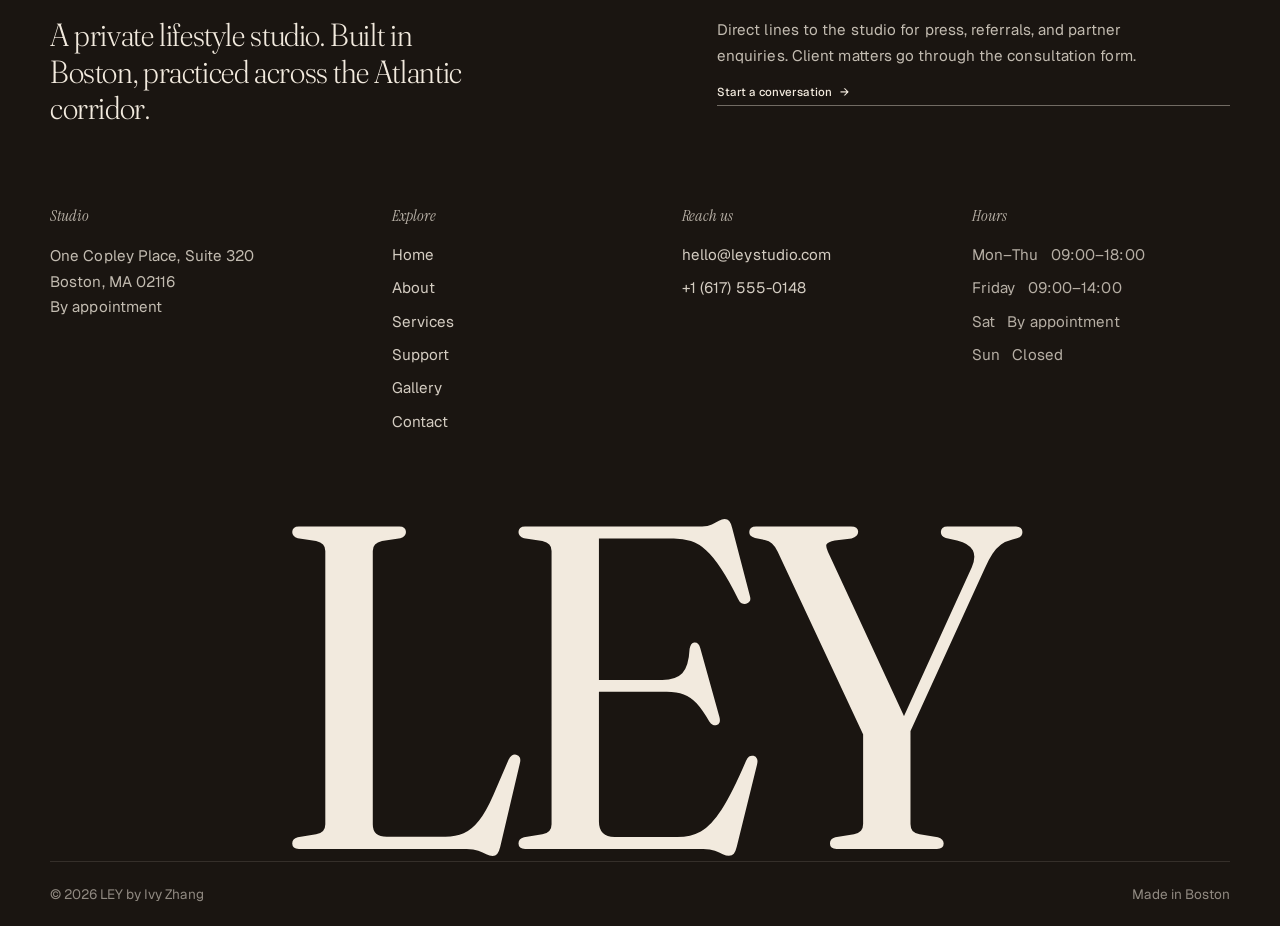
<file: gallery.html>
<!doctype html>
<html lang="en">
  <head>
    <meta charset="UTF-8" />
    <meta name="viewport" content="width=device-width, initial-scale=1.0" />
    <meta
      name="description"
      content="A visual record of LEY client engagements — wardrobes, travel, residences, and tables — curated as a discreet editorial grid."
    />
    <meta name="theme-color" content="#1c1b1b" />
    <title>Gallery — LEY</title>
    <link rel="icon" type="image/svg+xml" href="images/favicon.svg" />
    <link rel="preconnect" href="https://fonts.googleapis.com" />
    <link rel="preconnect" href="https://fonts.gstatic.com" crossorigin />
    <link
      href="https://fonts.googleapis.com/css2?family=Fraunces:ital,opsz,wght,SOFT@0,9..144,300..600,30..100;1,9..144,300..600,30..100&family=Geist:wght@300;400;500;600&family=Geist+Mono:wght@400;500&family=Instrument+Serif:ital@0;1&display=swap"
      rel="stylesheet"
    />
    <link rel="stylesheet" href="css/style.css" />
    <link rel="stylesheet" href="css/responsive.css" />
  </head>

  <body>
    <a class="skip-link" href="#main">Skip to content</a>

    <header class="site-header" role="banner">
      <div class="container site-header__inner">
        <a class="brand" href="index.html" aria-label="LEY — home">LEY</a>
        <nav class="site-nav" id="siteNav" aria-label="Primary">
          <ul>
            <li><a href="index.html">Home</a></li>
            <li><a href="about.html">About</a></li>
            <li><a href="services.html">Services</a></li>
            <li><a href="support.html">Support</a></li>
            <li><a href="gallery.html">Gallery</a></li>
            <li><a href="contact.html">Contact</a></li>
          </ul>
        </nav>
        <div class="site-header__cta">
          <a class="btn btn--ghost btn--sm" href="contact.html" data-magnetic
            >Consult</a
          >
          <button
            class="nav-toggle"
            type="button"
            aria-expanded="false"
            aria-controls="siteNav"
            aria-label="Toggle navigation"
          >
            <span class="nav-toggle__bars"></span>
          </button>
        </div>
      </div>
    </header>

    <section class="page-header" aria-labelledby="page-title">
      <div class="page-header__media">
        <img
          src="images/photo/gallery-interior.jpg"
          alt="A softly-lit interior that reads like the spaces we work in."
        />
      </div>
      <div class="page-header__inner">
        <p class="page-header__eyebrow">Gallery · Studies · Restraint</p>
        <h1 id="page-title" class="page-header__title">Studies in service.</h1>
        <p class="page-header__lede">
          Moments from recent client engagements — kept deliberately atmospheric
          to protect their privacy.
        </p>
      </div>
    </section>

    <main id="main">
      <section class="section">
        <div class="container-narrow">
          <div class="section-head section-head--center" data-reveal>
            <p class="eyebrow eyebrow--plain">A note on privacy</p>
            <h2>Why these are atmospheres, not documents.</h2>
            <p>
              LEY does not publish client photography. What follows is an
              editorial mood-board of rooms, wardrobes, tables, and trips that
              reflect the spirit of recent work. Hover for a caption.
            </p>
          </div>
        </div>

        <div class="container-wide">
          <div class="gallery" role="list" data-reveal>
            <figure class="g-1" role="listitem">
              <img
                src="images/photo/gallery-interior.jpg"
                alt="Soft-lit living room in muted stone tones."
              />
              <figcaption>Residence &middot; Back Bay</figcaption>
            </figure>

            <figure class="g-2" role="listitem">
              <img
                src="images/photo/gallery-wardrobe.jpg"
                alt="A careful wardrobe edit with neutral tailoring."
              />
              <figcaption>Wardrobe edit &middot; Beacon Hill</figcaption>
            </figure>

            <figure class="g-3" role="listitem">
              <img
                src="images/photo/gallery-voyage.jpg"
                alt="Italian coast in golden hour."
              />
              <figcaption>Private itinerary &middot; Amalfi</figcaption>
            </figure>

            <figure class="g-4" role="listitem">
              <img
                src="images/photo/gallery-table.jpg"
                alt="A dinner table set for close friends."
              />
              <figcaption>Dinner for three &middot; Back Bay</figcaption>
            </figure>

            <figure class="g-5" role="listitem">
              <img
                src="images/photo/gallery-retreat.jpg"
                alt="A mountain retreat's quiet reading room."
              />
              <figcaption>Retreat planning &middot; Berkshires</figcaption>
            </figure>

            <figure class="g-6" role="listitem">
              <img
                src="images/photo/gallery-art.jpg"
                alt="A private gallery with two considered works."
              />
              <figcaption>Collection review &middot; Newbury Street</figcaption>
            </figure>
          </div>
        </div>
      </section>

      <section class="section">
        <div class="container-narrow">
          <div class="pullquote" data-reveal>
            <blockquote>
              A good service leaves a room feeling a little more like
              <em>itself</em>. Nothing more.
            </blockquote>
            <cite>Ivy Zhang</cite>
          </div>
        </div>
      </section>

      <section class="cta-band">
        <div class="container cta-band__inner" data-reveal>
          <div>
            <h2 class="cta-band__title">
              Curious what a <em>season</em> together could look like?
            </h2>
            <p class="cta-band__lede">
              Share a few sentences about what you are working on. We will reply
              within two business days.
            </p>
          </div>
          <div class="cta-band__right">
            <dl class="cta-band__facts">
              <div>
                <dt>Typical season</dt>
                <dd>12 weeks</dd>
              </div>
              <div>
                <dt>First call</dt>
                <dd>30 min · on us</dd>
              </div>
              <div>
                <dt>Confidentiality</dt>
                <dd>Signed before scope</dd>
              </div>
              <div>
                <dt>Photo policy</dt>
                <dd>No client imagery</dd>
              </div>
            </dl>
            <a
              class="btn btn--on-dark cta-band__cta"
              href="contact.html"
              data-magnetic
              >Open a conversation</a
            >
          </div>
        </div>
      </section>
    </main>

    <footer class="site-footer" role="contentinfo">
      <div class="container">
        <div class="site-footer__top">
          <p class="site-footer__lede">
            A private lifestyle studio. Built in Boston, practiced across the
            Atlantic corridor.
          </p>
          <div class="site-footer__hello">
            <p>
              Direct lines to the studio for press, referrals, and partner
              enquiries. Client matters go through the consultation form.
            </p>
            <a class="link-arrow" href="contact.html">Start a conversation</a>
          </div>
        </div>
        <div class="site-footer__grid">
          <div class="site-footer__about">
            <h4>Studio</h4>
            <address>
              One Copley Place, Suite 320<br />
              Boston, MA 02116<br />
              By appointment
            </address>
          </div>
          <div>
            <h4>Explore</h4>
            <ul>
              <li><a href="index.html">Home</a></li>
              <li><a href="about.html">About</a></li>
              <li><a href="services.html">Services</a></li>
              <li><a href="support.html">Support</a></li>
              <li><a href="gallery.html">Gallery</a></li>
              <li><a href="contact.html">Contact</a></li>
            </ul>
          </div>
          <div>
            <h4>Reach us</h4>
            <ul>
              <li>
                <a href="mailto:hello@leystudio.com">hello@leystudio.com</a>
              </li>
              <li><a href="tel:+16175550148">+1 (617) 555-0148</a></li>
            </ul>
          </div>
          <div>
            <h4>Hours</h4>
            <ul>
              <li>Mon&ndash;Thu &nbsp; 09:00–18:00</li>
              <li>Friday &nbsp; 09:00–14:00</li>
              <li>Sat &nbsp; By appointment</li>
              <li>Sun &nbsp; Closed</li>
            </ul>
          </div>
        </div>
      </div>
      <div class="site-footer__wordmark" aria-hidden="true">
        <span>LEY</span>
      </div>
      <div class="container">
        <div class="site-footer__bottom">
          <span>&copy; <span id="footerYear">2026</span> LEY by Ivy Zhang</span>
          <span>Made in Boston</span>
        </div>
      </div>
    </footer>

    <script src="js/nav.js"></script>
  </body>
</html>
</file>
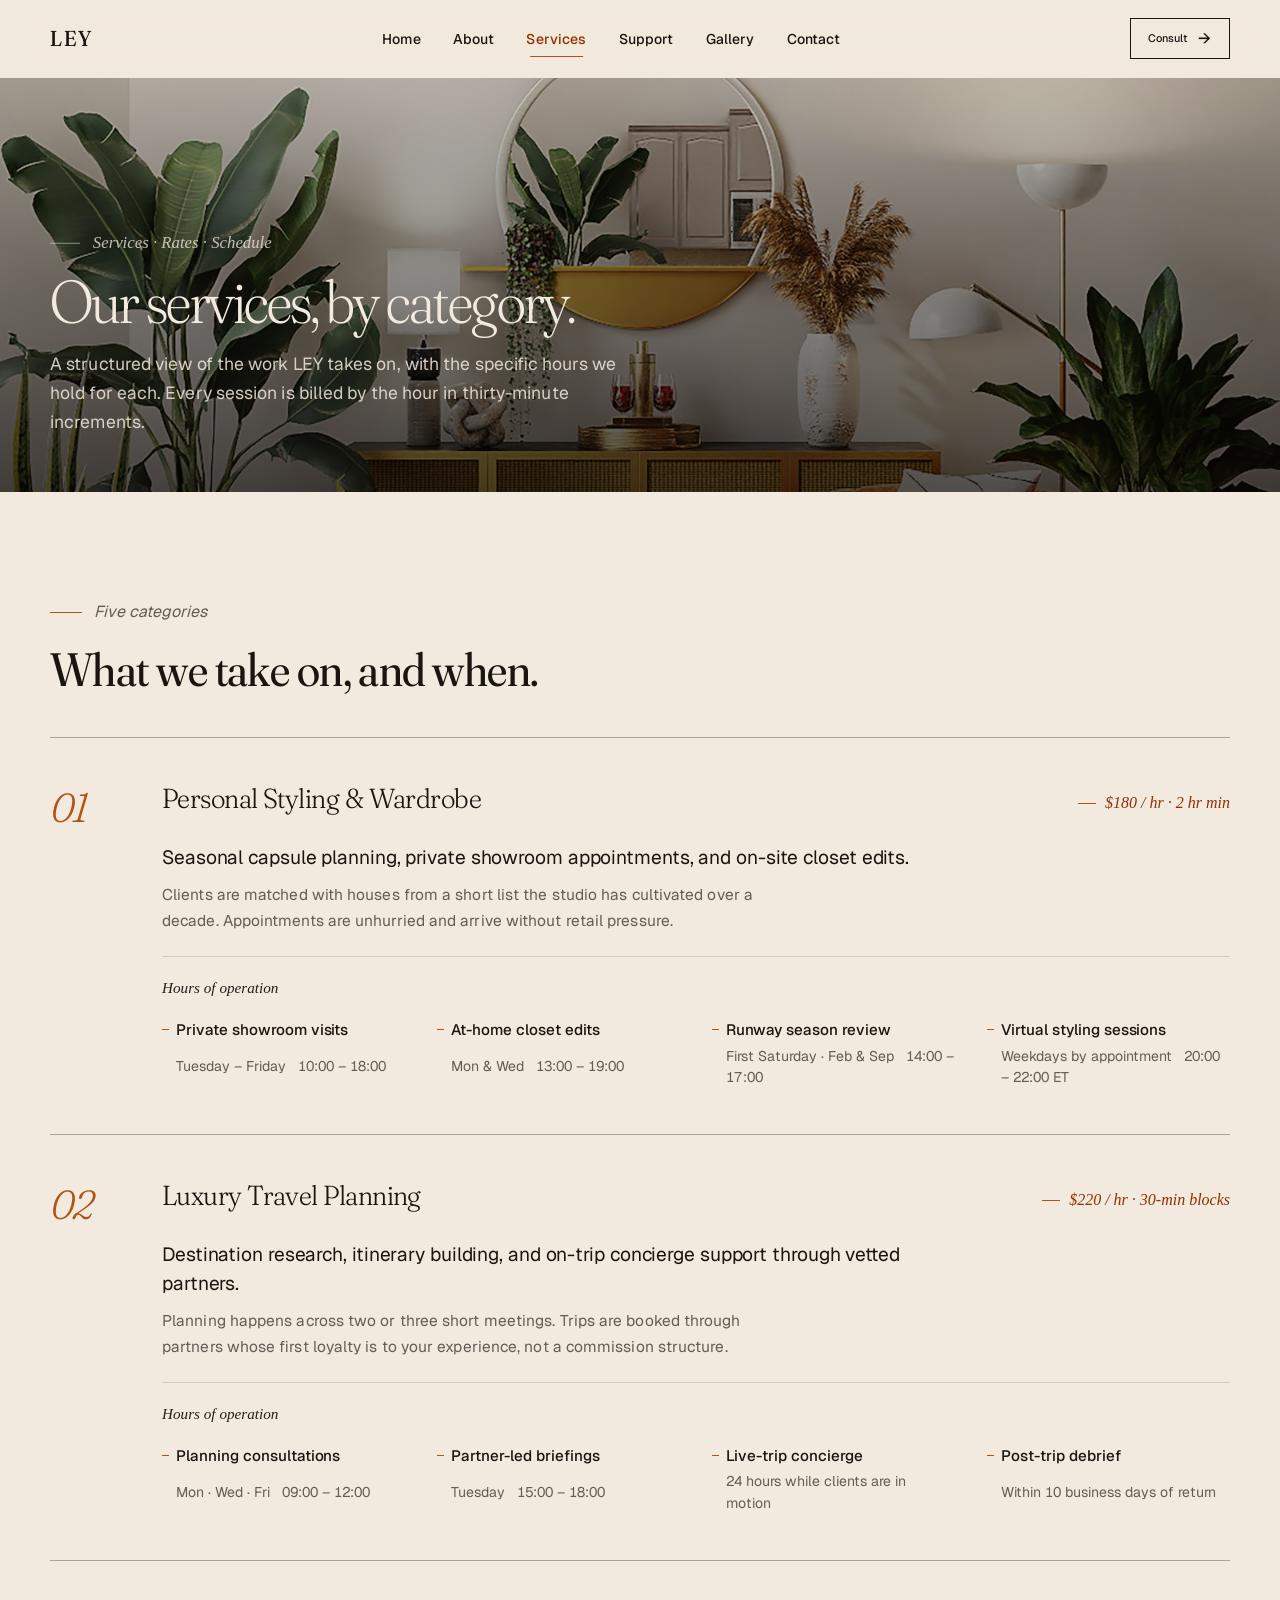
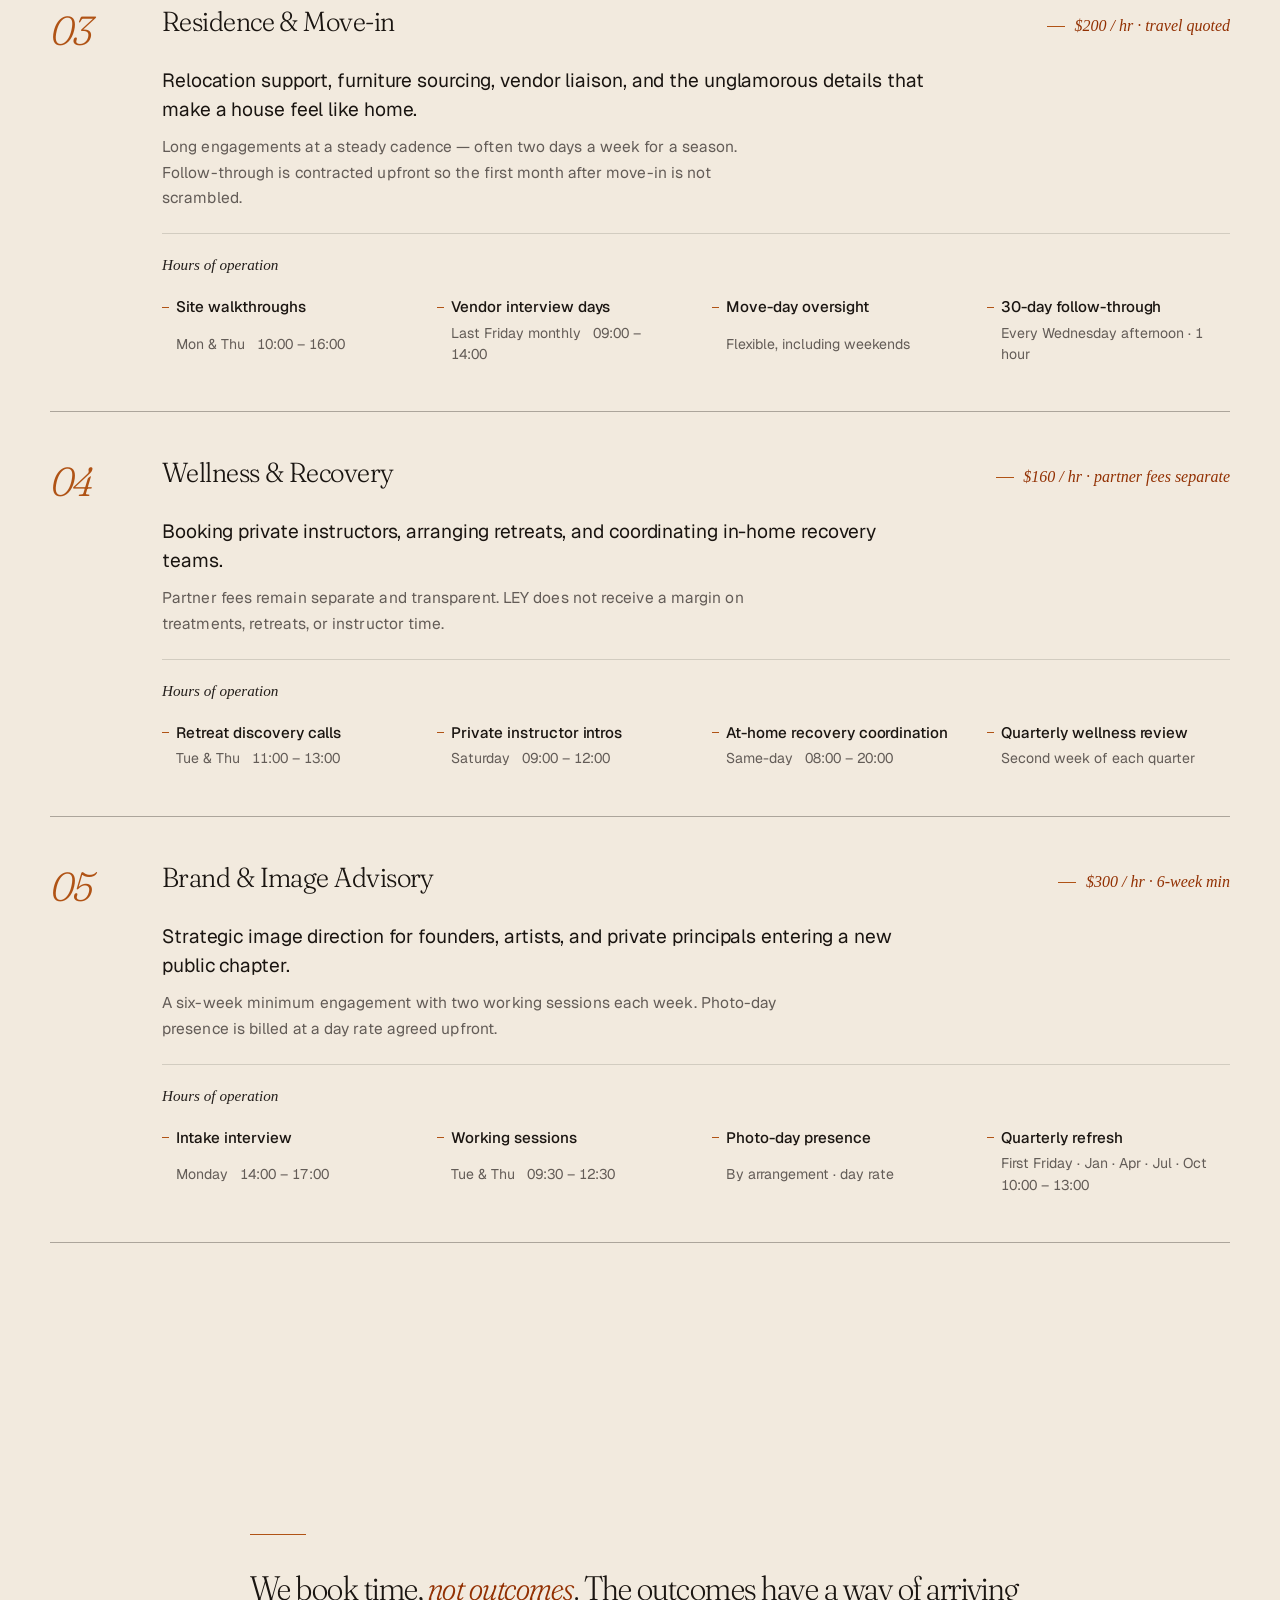
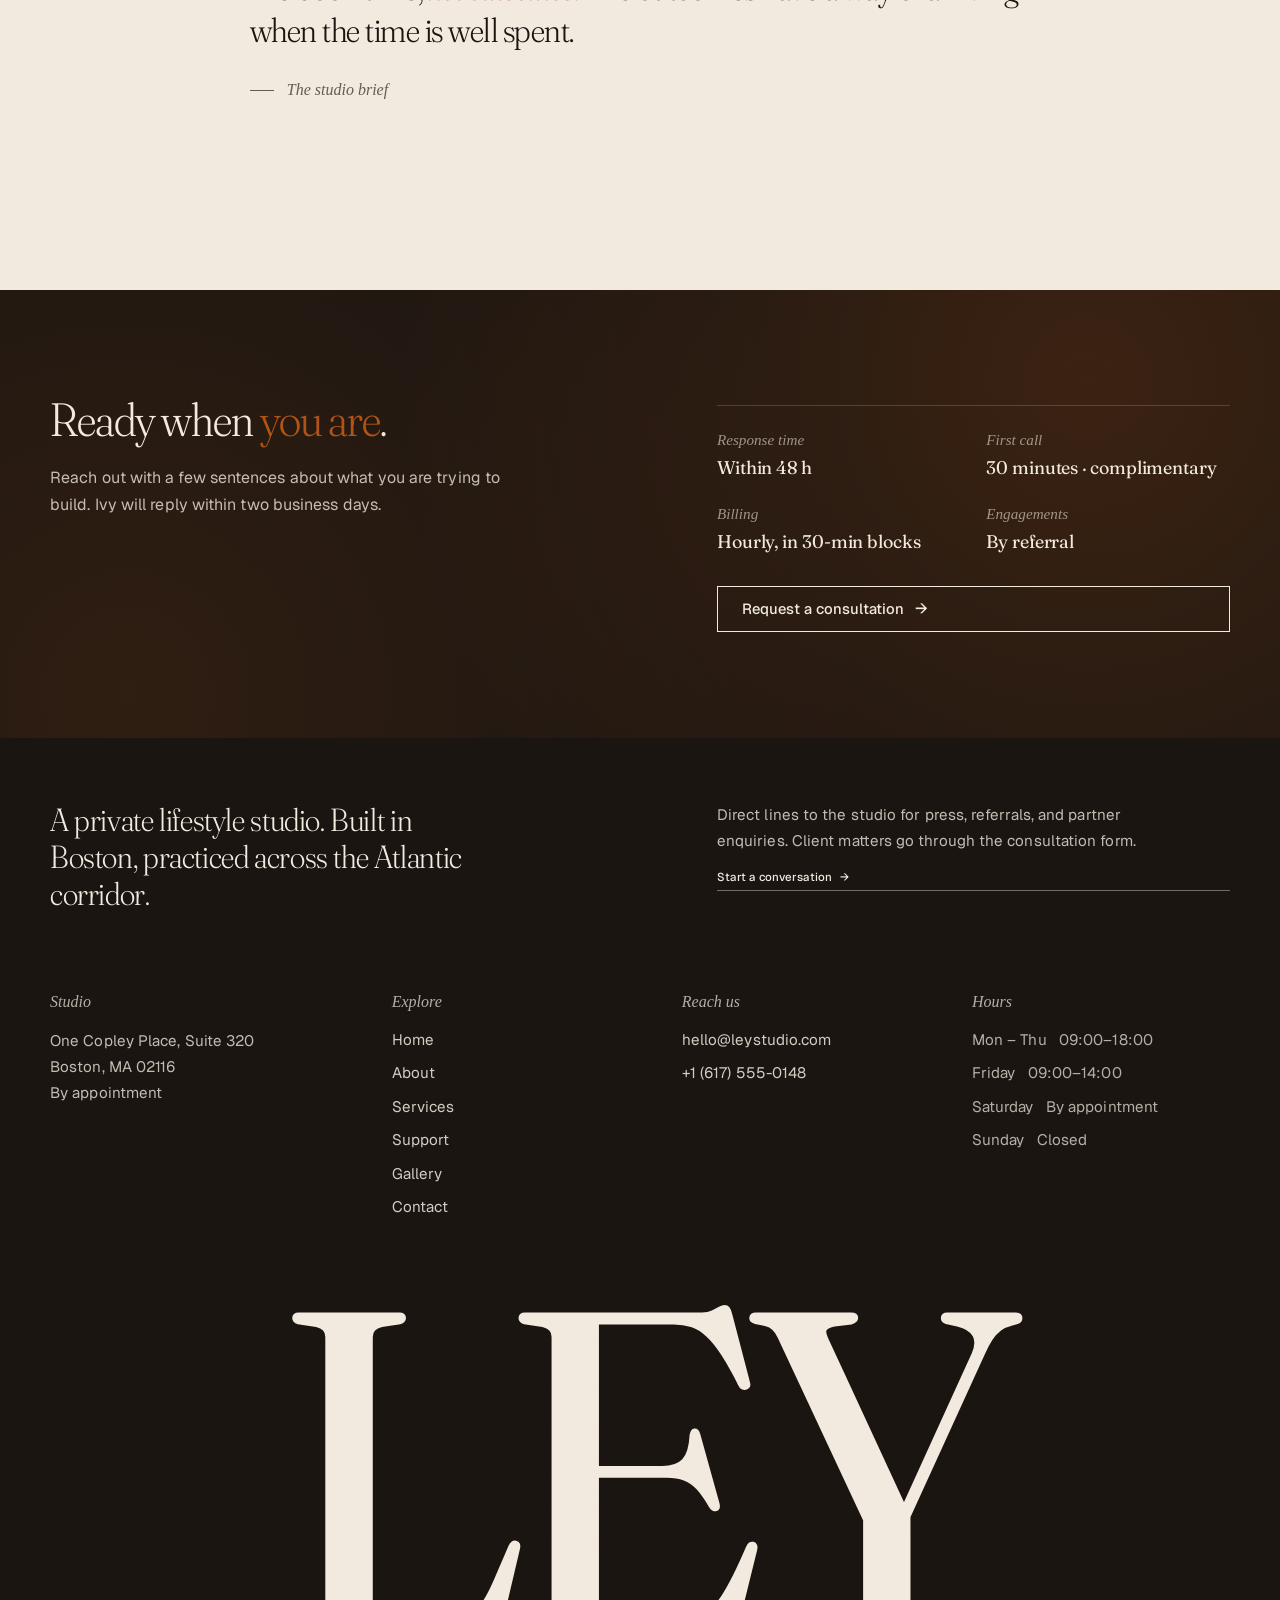
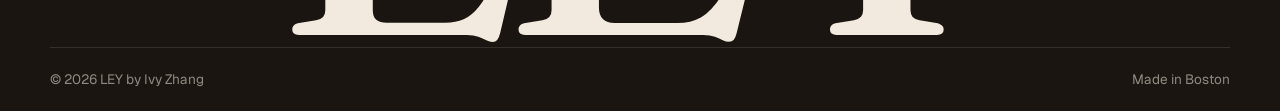
<file: services.html>
<!doctype html>
<html lang="en">
  <head>
    <meta charset="UTF-8" />
    <meta name="viewport" content="width=device-width, initial-scale=1.0" />
    <meta
      name="description"
      content="LEY's services by category with transparent hourly rates and exact scheduling windows for private styling, travel, residence, wellness, and brand advisory."
    />
    <meta name="theme-color" content="#1c1b1b" />
    <title>Services &amp; Rates — LEY</title>
    <link rel="icon" type="image/svg+xml" href="images/favicon.svg" />
    <link rel="preconnect" href="https://fonts.googleapis.com" />
    <link rel="preconnect" href="https://fonts.gstatic.com" crossorigin />
    <link
      href="https://fonts.googleapis.com/css2?family=Fraunces:ital,opsz,wght,SOFT@0,9..144,300..600,30..100;1,9..144,300..600,30..100&family=Geist:wght@300;400;500;600&family=Geist+Mono:wght@400;500&display=swap"
      rel="stylesheet"
    />
    <link rel="stylesheet" href="css/style.css" />
    <link rel="stylesheet" href="css/responsive.css" />
  </head>
  <body>
    <a class="skip-link" href="#main">Skip to content</a>

    <header class="site-header" role="banner">
      <div class="container site-header__inner">
        <a class="brand" href="index.html" aria-label="LEY — home">LEY</a>
        <nav class="site-nav" id="siteNav" aria-label="Primary">
          <ul>
            <li><a href="index.html">Home</a></li>
            <li><a href="about.html">About</a></li>
            <li><a href="services.html">Services</a></li>
            <li><a href="support.html">Support</a></li>
            <li><a href="gallery.html">Gallery</a></li>
            <li><a href="contact.html">Contact</a></li>
          </ul>
        </nav>
        <div class="site-header__cta">
          <a class="btn btn--ghost btn--sm" href="contact.html" data-magnetic
            >Consult</a
          >
          <button
            class="nav-toggle"
            type="button"
            aria-expanded="false"
            aria-controls="siteNav"
            aria-label="Toggle navigation"
          >
            <span class="nav-toggle__bars"></span>
          </button>
        </div>
      </div>
    </header>

    <section class="page-header" aria-labelledby="page-title">
      <div class="page-header__media">
        <img
          src="images/photo/services-marble.jpg"
          alt="A warm-lit study of marble, a surface we return to in client spaces."
        />
      </div>
      <div class="page-header__inner">
        <p class="page-header__eyebrow">Services · Rates · Schedule</p>
        <h1 id="page-title" class="page-header__title">
          Our services, by category.
        </h1>
        <p class="page-header__lede">
          A structured view of the work LEY takes on, with the specific hours we
          hold for each. Every session is billed by the hour in thirty-minute
          increments.
        </p>
      </div>
    </section>

    <main id="main">
      <section class="section">
        <div class="container">
          <div class="section-head section-head--tight" data-reveal>
            <p class="eyebrow section-head__eyebrow">Five categories</p>
            <h2>What we take on, and when.</h2>
          </div>

          <ol class="service-list">
            <li data-reveal>
              <span class="service-list__number" aria-hidden="true"></span>
              <div class="service-list__head">
                <h3>Personal Styling &amp; Wardrobe</h3>
                <span class="service-list__rate">$180 / hr · 2 hr min</span>
              </div>
              <div class="service-list__body">
                <p class="service-list__tagline">
                  Seasonal capsule planning, private showroom appointments, and
                  on-site closet edits.
                </p>
                <p class="service-list__description">
                  Clients are matched with houses from a short list the studio
                  has cultivated over a decade. Appointments are unhurried and
                  arrive without retail pressure.
                </p>
              </div>
              <ul
                class="service-list__hours"
                aria-label="Hours of operation for Personal Styling"
              >
                <li class="service-list__hours-label" aria-hidden="true">
                  Hours of operation
                </li>
                <li>
                  <strong>Private showroom visits</strong
                  ><time datetime="2026-W17"
                    >Tuesday – Friday &nbsp; 10:00 – 18:00</time
                  >
                </li>
                <li>
                  <strong>At-home closet edits</strong
                  ><time>Mon &amp; Wed &nbsp; 13:00 – 19:00</time>
                </li>
                <li>
                  <strong>Runway season review</strong
                  ><time
                    >First Saturday · Feb &amp; Sep &nbsp; 14:00 – 17:00</time
                  >
                </li>
                <li>
                  <strong>Virtual styling sessions</strong
                  ><time>Weekdays by appointment &nbsp; 20:00 – 22:00 ET</time>
                </li>
              </ul>
            </li>

            <li data-reveal>
              <span class="service-list__number" aria-hidden="true"></span>
              <div class="service-list__head">
                <h3>Luxury Travel Planning</h3>
                <span class="service-list__rate"
                  >$220 / hr · 30-min blocks</span
                >
              </div>
              <div class="service-list__body">
                <p class="service-list__tagline">
                  Destination research, itinerary building, and on-trip
                  concierge support through vetted partners.
                </p>
                <p class="service-list__description">
                  Planning happens across two or three short meetings. Trips are
                  booked through partners whose first loyalty is to your
                  experience, not a commission structure.
                </p>
              </div>
              <ul
                class="service-list__hours"
                aria-label="Hours of operation for Luxury Travel"
              >
                <li class="service-list__hours-label" aria-hidden="true">
                  Hours of operation
                </li>
                <li>
                  <strong>Planning consultations</strong
                  ><time>Mon · Wed · Fri &nbsp; 09:00 – 12:00</time>
                </li>
                <li>
                  <strong>Partner-led briefings</strong
                  ><time>Tuesday &nbsp; 15:00 – 18:00</time>
                </li>
                <li>
                  <strong>Live-trip concierge</strong
                  ><time>24 hours while clients are in motion</time>
                </li>
                <li>
                  <strong>Post-trip debrief</strong
                  ><time>Within 10 business days of return</time>
                </li>
              </ul>
            </li>

            <li data-reveal>
              <span class="service-list__number" aria-hidden="true"></span>
              <div class="service-list__head">
                <h3>Residence &amp; Move-in</h3>
                <span class="service-list__rate"
                  >$200 / hr · travel quoted</span
                >
              </div>
              <div class="service-list__body">
                <p class="service-list__tagline">
                  Relocation support, furniture sourcing, vendor liaison, and
                  the unglamorous details that make a house feel like home.
                </p>
                <p class="service-list__description">
                  Long engagements at a steady cadence — often two days a week
                  for a season. Follow-through is contracted upfront so the
                  first month after move-in is not scrambled.
                </p>
              </div>
              <ul
                class="service-list__hours"
                aria-label="Hours of operation for Residence and Move-in"
              >
                <li class="service-list__hours-label" aria-hidden="true">
                  Hours of operation
                </li>
                <li>
                  <strong>Site walkthroughs</strong
                  ><time>Mon &amp; Thu &nbsp; 10:00 – 16:00</time>
                </li>
                <li>
                  <strong>Vendor interview days</strong
                  ><time>Last Friday monthly &nbsp; 09:00 – 14:00</time>
                </li>
                <li>
                  <strong>Move-day oversight</strong
                  ><time>Flexible, including weekends</time>
                </li>
                <li>
                  <strong>30-day follow-through</strong
                  ><time>Every Wednesday afternoon · 1 hour</time>
                </li>
              </ul>
            </li>

            <li data-reveal>
              <span class="service-list__number" aria-hidden="true"></span>
              <div class="service-list__head">
                <h3>Wellness &amp; Recovery</h3>
                <span class="service-list__rate"
                  >$160 / hr · partner fees separate</span
                >
              </div>
              <div class="service-list__body">
                <p class="service-list__tagline">
                  Booking private instructors, arranging retreats, and
                  coordinating in-home recovery teams.
                </p>
                <p class="service-list__description">
                  Partner fees remain separate and transparent. LEY does not
                  receive a margin on treatments, retreats, or instructor time.
                </p>
              </div>
              <ul
                class="service-list__hours"
                aria-label="Hours of operation for Wellness"
              >
                <li class="service-list__hours-label" aria-hidden="true">
                  Hours of operation
                </li>
                <li>
                  <strong>Retreat discovery calls</strong
                  ><time>Tue &amp; Thu &nbsp; 11:00 – 13:00</time>
                </li>
                <li>
                  <strong>Private instructor intros</strong
                  ><time>Saturday &nbsp; 09:00 – 12:00</time>
                </li>
                <li>
                  <strong>At-home recovery coordination</strong
                  ><time>Same-day &nbsp; 08:00 – 20:00</time>
                </li>
                <li>
                  <strong>Quarterly wellness review</strong
                  ><time>Second week of each quarter</time>
                </li>
              </ul>
            </li>

            <li data-reveal>
              <span class="service-list__number" aria-hidden="true"></span>
              <div class="service-list__head">
                <h3>Brand &amp; Image Advisory</h3>
                <span class="service-list__rate">$300 / hr · 6-week min</span>
              </div>
              <div class="service-list__body">
                <p class="service-list__tagline">
                  Strategic image direction for founders, artists, and private
                  principals entering a new public chapter.
                </p>
                <p class="service-list__description">
                  A six-week minimum engagement with two working sessions each
                  week. Photo-day presence is billed at a day rate agreed
                  upfront.
                </p>
              </div>
              <ul
                class="service-list__hours"
                aria-label="Hours of operation for Brand and Image"
              >
                <li class="service-list__hours-label" aria-hidden="true">
                  Hours of operation
                </li>
                <li>
                  <strong>Intake interview</strong
                  ><time>Monday &nbsp; 14:00 – 17:00</time>
                </li>
                <li>
                  <strong>Working sessions</strong
                  ><time>Tue &amp; Thu &nbsp; 09:30 – 12:30</time>
                </li>
                <li>
                  <strong>Photo-day presence</strong
                  ><time>By arrangement · day rate</time>
                </li>
                <li>
                  <strong>Quarterly refresh</strong
                  ><time
                    >First Friday · Jan · Apr · Jul · Oct &nbsp; 10:00 –
                    13:00</time
                  >
                </li>
              </ul>
            </li>
          </ol>
        </div>
      </section>

      <section class="section">
        <div class="container-narrow">
          <div class="pullquote" data-reveal>
            <blockquote>
              We book time, <em>not outcomes</em>. The outcomes have a way of
              arriving when the time is well spent.
            </blockquote>
            <cite>The studio brief</cite>
          </div>
        </div>
      </section>

      <section class="cta-band">
        <div class="container cta-band__inner" data-reveal>
          <div>
            <h2 class="cta-band__title">Ready when <em>you are</em>.</h2>
            <p class="cta-band__lede">
              Reach out with a few sentences about what you are trying to build.
              Ivy will reply within two business days.
            </p>
          </div>
          <div class="cta-band__right">
            <dl class="cta-band__facts">
              <div>
                <dt>Response time</dt>
                <dd>Within 48 h</dd>
              </div>
              <div>
                <dt>First call</dt>
                <dd>30 minutes · complimentary</dd>
              </div>
              <div>
                <dt>Billing</dt>
                <dd>Hourly, in 30-min blocks</dd>
              </div>
              <div>
                <dt>Engagements</dt>
                <dd>By referral</dd>
              </div>
            </dl>
            <a
              class="btn btn--on-dark cta-band__cta"
              href="contact.html"
              data-magnetic
              >Request a consultation</a
            >
          </div>
        </div>
      </section>
    </main>

    <footer class="site-footer" role="contentinfo">
      <div class="container">
        <div class="site-footer__top">
          <p class="site-footer__lede">
            A private lifestyle studio. Built in Boston, practiced across the
            Atlantic corridor.
          </p>
          <div class="site-footer__hello">
            <p>
              Direct lines to the studio for press, referrals, and partner
              enquiries. Client matters go through the consultation form.
            </p>
            <a class="link-arrow" href="contact.html">Start a conversation</a>
          </div>
        </div>
        <div class="site-footer__grid">
          <div class="site-footer__about">
            <h4>Studio</h4>
            <address>
              One Copley Place, Suite 320<br />Boston, MA 02116<br />By
              appointment
            </address>
          </div>
          <div>
            <h4>Explore</h4>
            <ul>
              <li><a href="index.html">Home</a></li>
              <li><a href="about.html">About</a></li>
              <li><a href="services.html">Services</a></li>
              <li><a href="support.html">Support</a></li>
              <li><a href="gallery.html">Gallery</a></li>
              <li><a href="contact.html">Contact</a></li>
            </ul>
          </div>
          <div>
            <h4>Reach us</h4>
            <ul>
              <li>
                <a href="mailto:hello@leystudio.com">hello@leystudio.com</a>
              </li>
              <li><a href="tel:+16175550148">+1 (617) 555-0148</a></li>
            </ul>
          </div>
          <div>
            <h4>Hours</h4>
            <ul>
              <li>Mon – Thu &nbsp; 09:00–18:00</li>
              <li>Friday &nbsp; 09:00–14:00</li>
              <li>Saturday &nbsp; By appointment</li>
              <li>Sunday &nbsp; Closed</li>
            </ul>
          </div>
        </div>
      </div>
      <div class="site-footer__wordmark" aria-hidden="true">
        <span>LEY</span>
      </div>
      <div class="container">
        <div class="site-footer__bottom">
          <span>&copy; <span id="footerYear">2026</span> LEY by Ivy Zhang</span>
          <span>Made in Boston</span>
        </div>
      </div>
    </footer>

    <script src="js/nav.js"></script>
  </body>
</html>
</file>
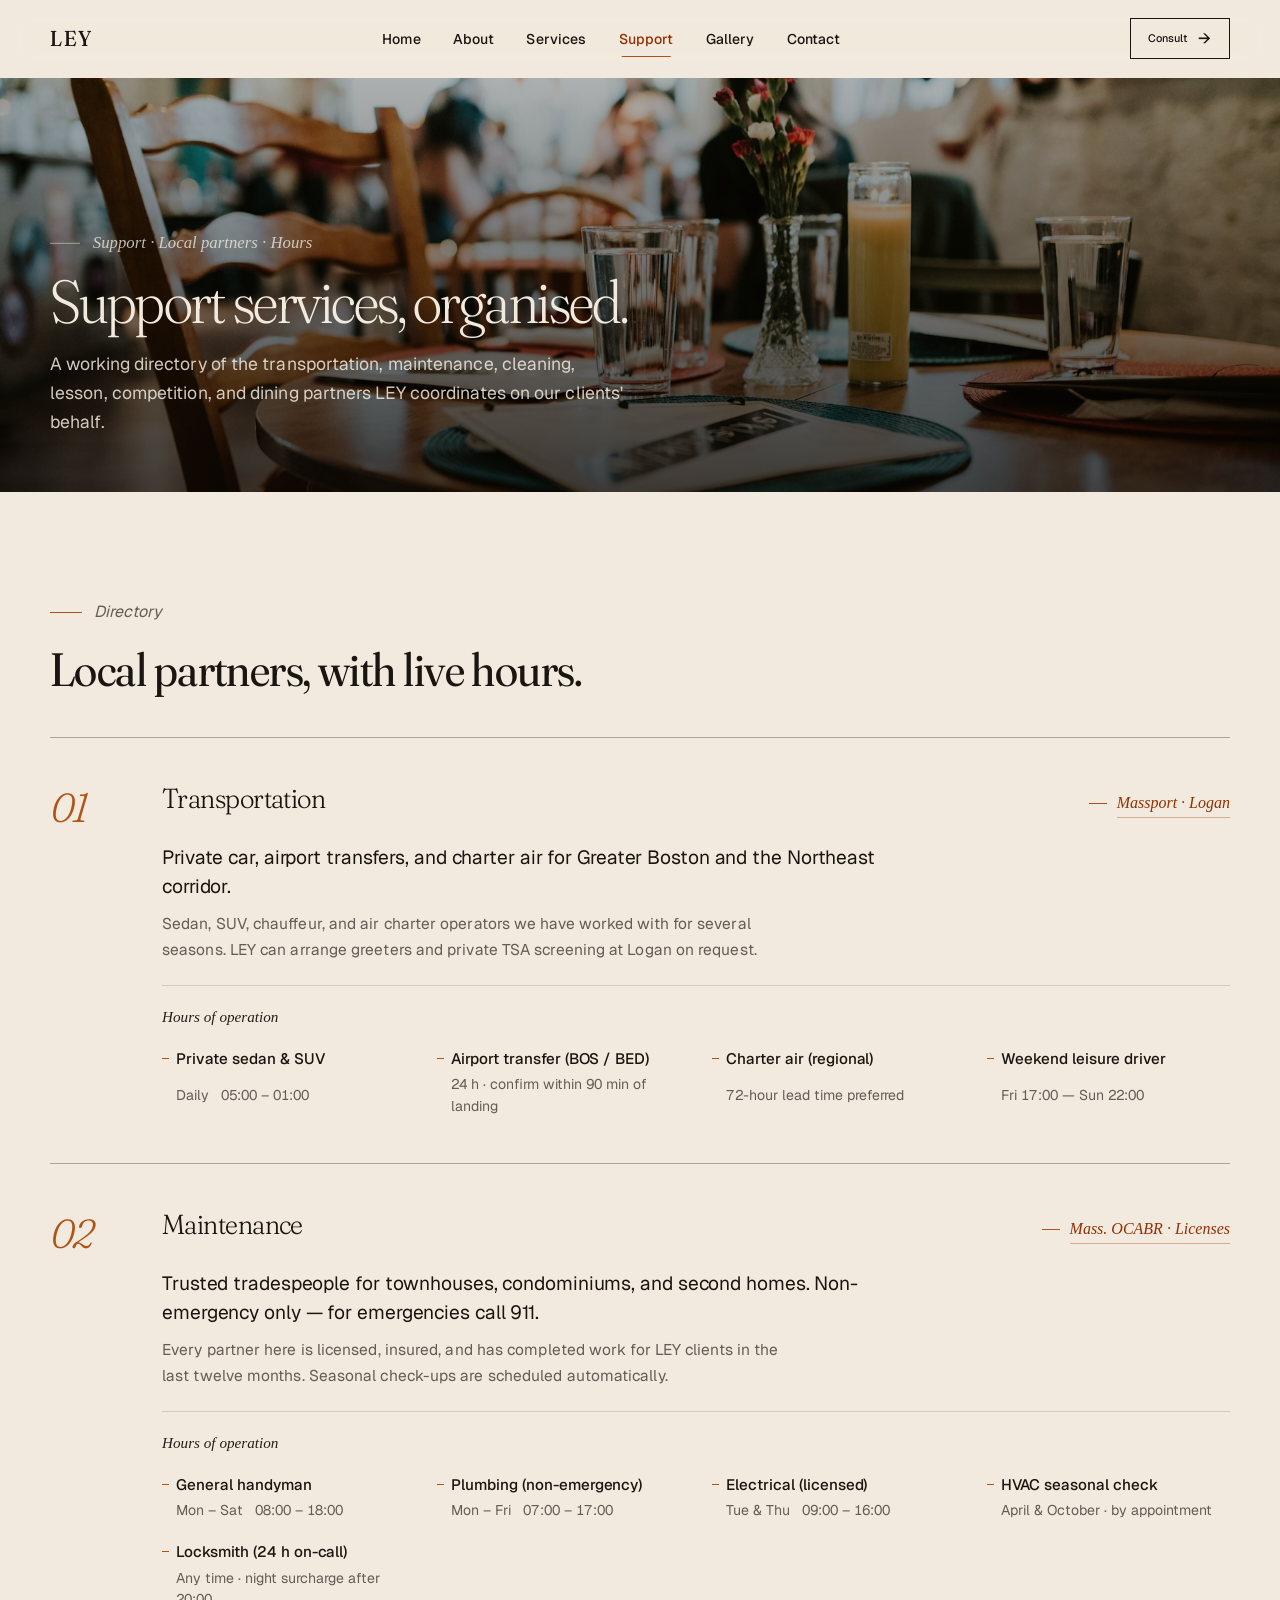
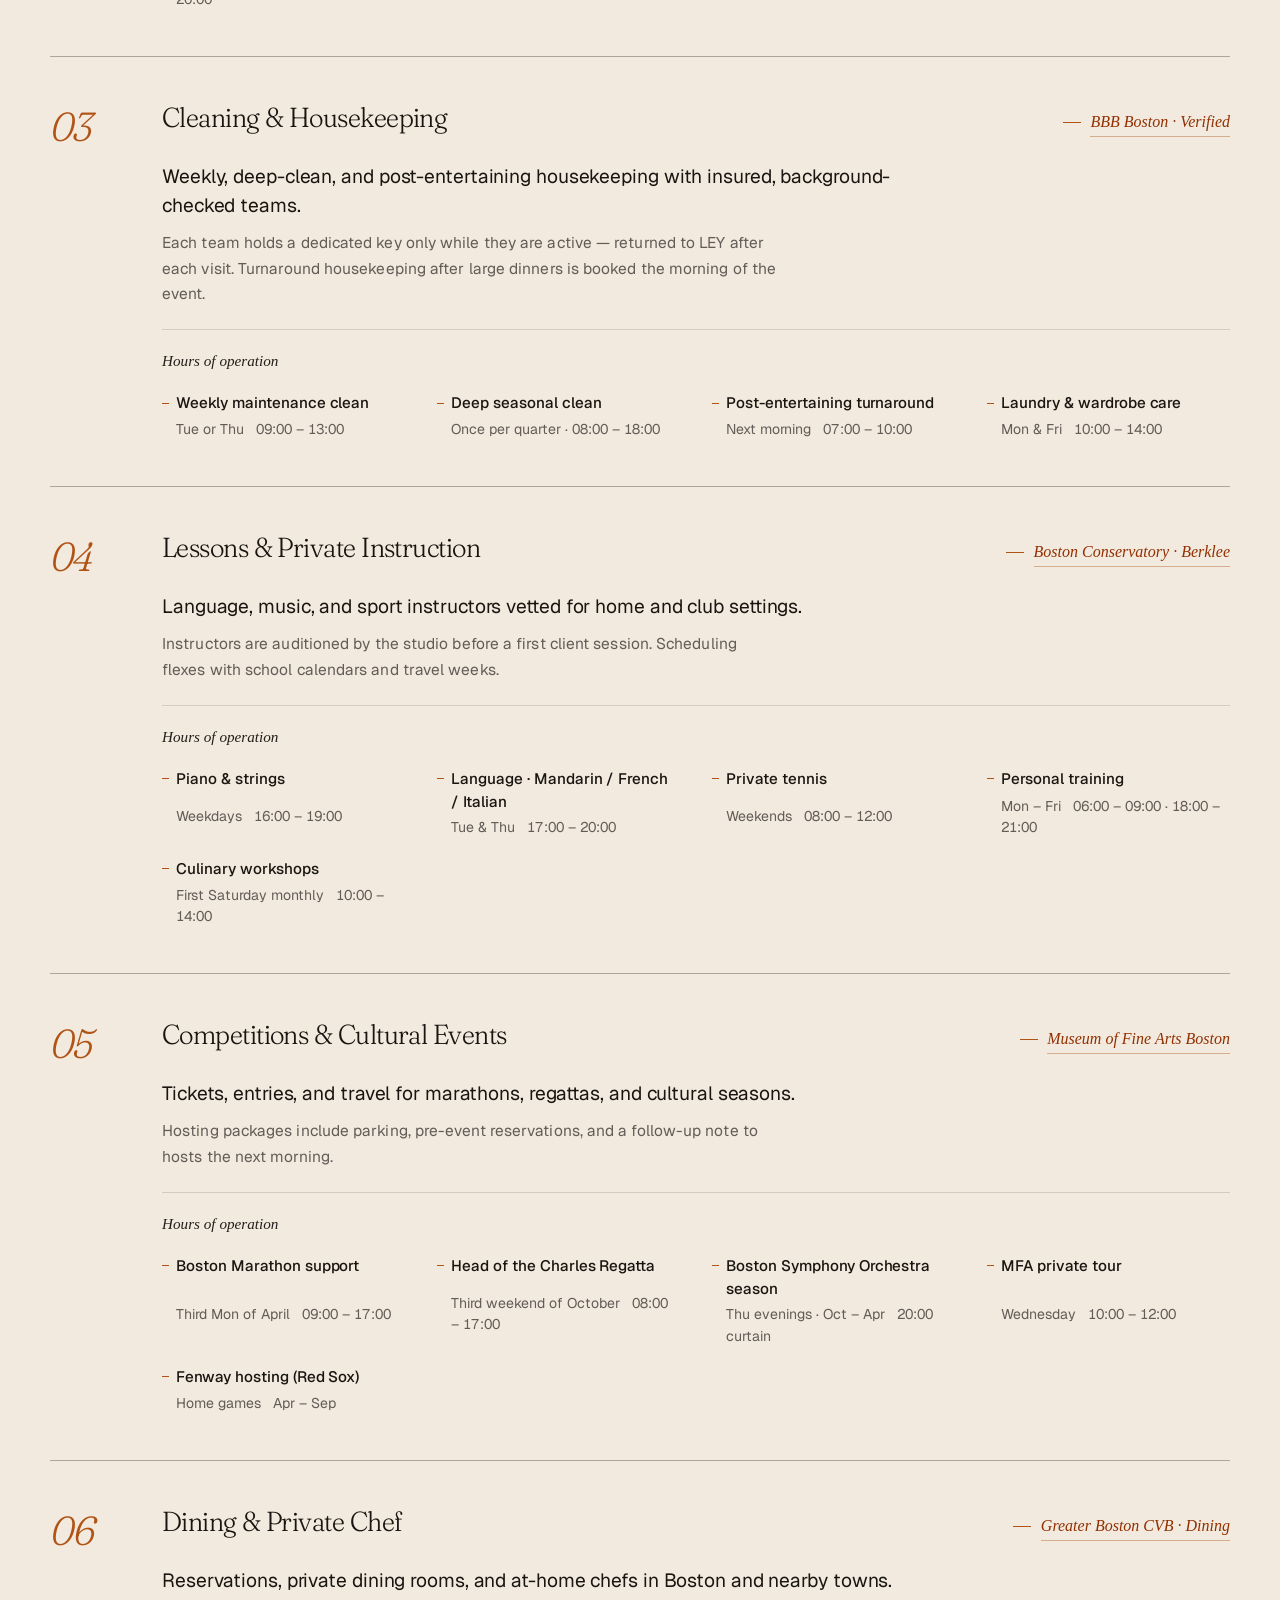
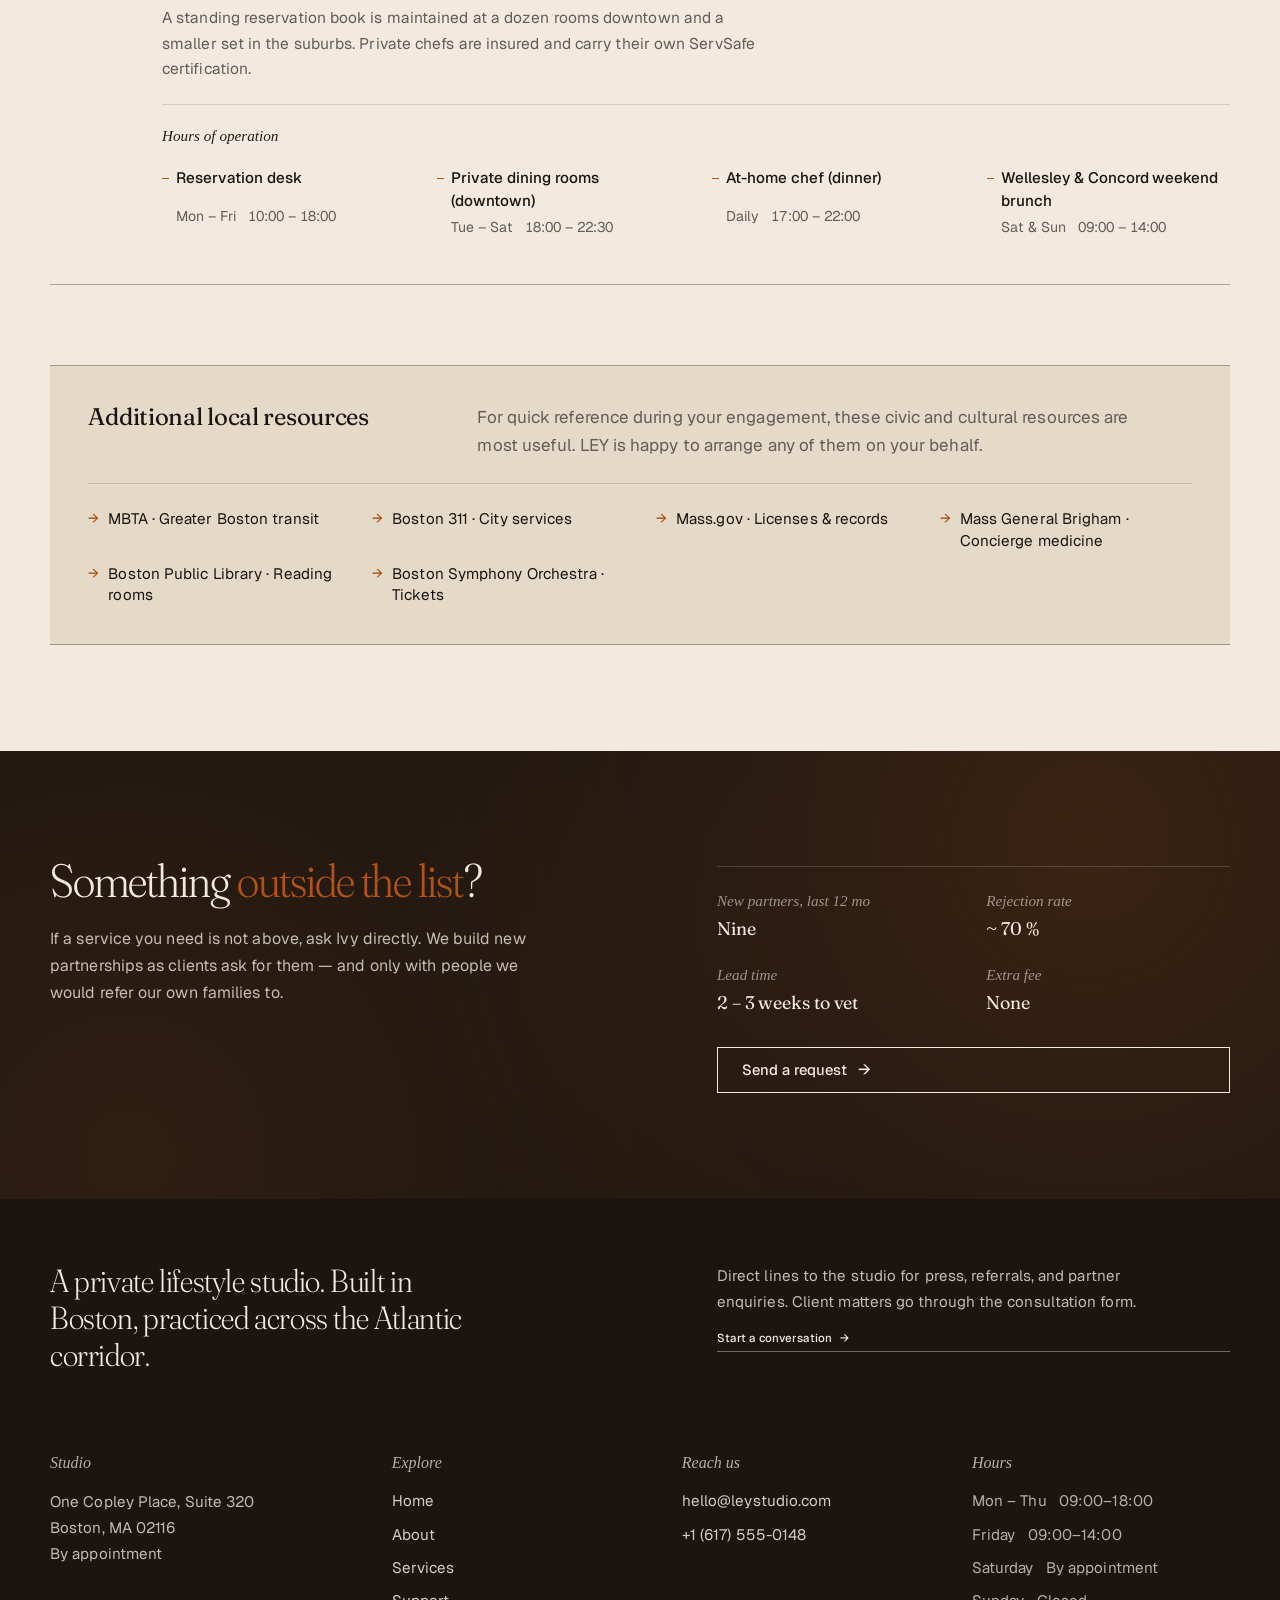
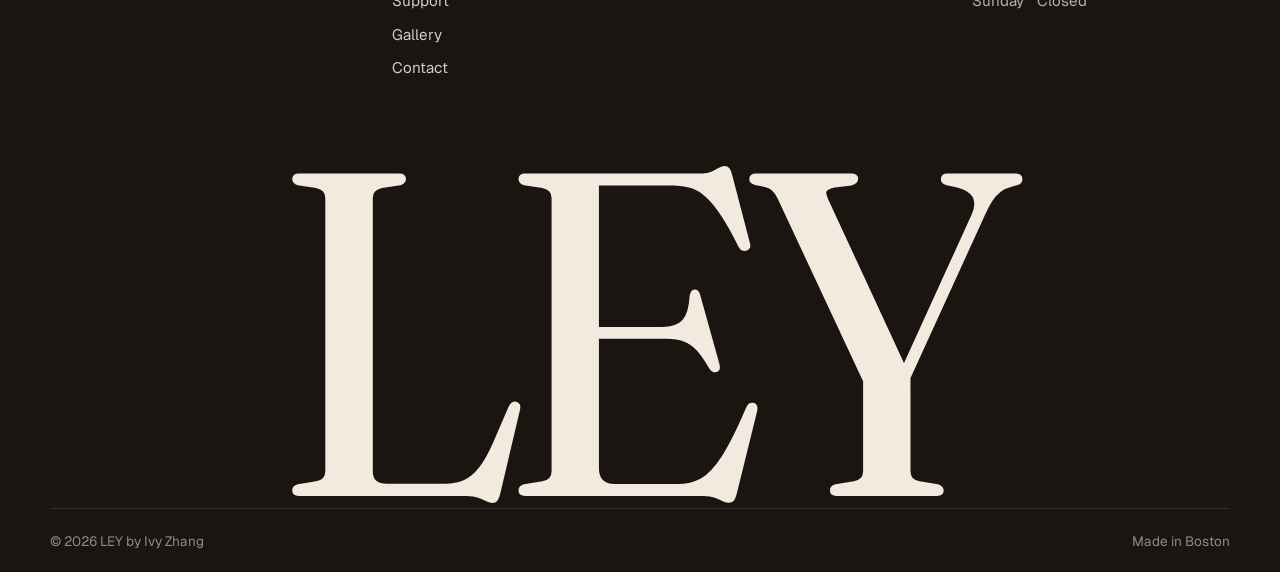
<file: support.html>
<!doctype html>
<html lang="en">
  <head>
    <meta charset="UTF-8" />
    <meta name="viewport" content="width=device-width, initial-scale=1.0" />
    <meta
      name="description"
      content="A working directory of the transportation, maintenance, cleaning, lesson, competition, and dining partners LEY coordinates on clients' behalf."
    />
    <meta name="theme-color" content="#1c1b1b" />
    <title>Support &amp; Local Partners — LEY</title>
    <link rel="icon" type="image/svg+xml" href="images/favicon.svg" />
    <link rel="preconnect" href="https://fonts.googleapis.com" />
    <link rel="preconnect" href="https://fonts.gstatic.com" crossorigin />
    <link
      href="https://fonts.googleapis.com/css2?family=Fraunces:ital,opsz,wght,SOFT@0,9..144,300..600,30..100;1,9..144,300..600,30..100&family=Geist:wght@300;400;500;600&family=Geist+Mono:wght@400;500&display=swap"
      rel="stylesheet"
    />
    <link rel="stylesheet" href="css/style.css" />
    <link rel="stylesheet" href="css/responsive.css" />
  </head>
  <body>
    <a class="skip-link" href="#main">Skip to content</a>

    <header class="site-header" role="banner">
      <div class="container site-header__inner">
        <a class="brand" href="index.html" aria-label="LEY — home">LEY</a>
        <nav class="site-nav" id="siteNav" aria-label="Primary">
          <ul>
            <li><a href="index.html">Home</a></li>
            <li><a href="about.html">About</a></li>
            <li><a href="services.html">Services</a></li>
            <li><a href="support.html">Support</a></li>
            <li><a href="gallery.html">Gallery</a></li>
            <li><a href="contact.html">Contact</a></li>
          </ul>
        </nav>
        <div class="site-header__cta">
          <a class="btn btn--ghost btn--sm" href="contact.html" data-magnetic
            >Consult</a
          >
          <button
            class="nav-toggle"
            type="button"
            aria-expanded="false"
            aria-controls="siteNav"
            aria-label="Toggle navigation"
          >
            <span class="nav-toggle__bars"></span>
          </button>
        </div>
      </div>
    </header>

    <section class="page-header" aria-labelledby="page-title">
      <div class="page-header__media">
        <img
          src="images/photo/support-boston.jpg"
          alt="Boston skyline at golden hour, looking toward the Charles."
        />
      </div>
      <div class="page-header__inner">
        <p class="page-header__eyebrow">Support · Local partners · Hours</p>
        <h1 id="page-title" class="page-header__title">
          Support services, organised.
        </h1>
        <p class="page-header__lede">
          A working directory of the transportation, maintenance, cleaning,
          lesson, competition, and dining partners LEY coordinates on our
          clients' behalf.
        </p>
      </div>
    </section>

    <main id="main">
      <section class="section">
        <div class="container">
          <div class="section-head section-head--tight" data-reveal>
            <p class="eyebrow section-head__eyebrow">Directory</p>
            <h2>Local partners, with live hours.</h2>
          </div>

          <ol class="service-list">
            <li data-reveal>
              <span class="service-list__number" aria-hidden="true"></span>
              <div class="service-list__head">
                <h3>Transportation</h3>
                <span class="service-list__rate"
                  ><a
                    href="https://www.massport.com/logan-airport"
                    rel="noopener"
                    >Massport · Logan</a
                  ></span
                >
              </div>
              <div class="service-list__body">
                <p class="service-list__tagline">
                  Private car, airport transfers, and charter air for Greater
                  Boston and the Northeast corridor.
                </p>
                <p class="service-list__description">
                  Sedan, SUV, chauffeur, and air charter operators we have
                  worked with for several seasons. LEY can arrange greeters and
                  private TSA screening at Logan on request.
                </p>
              </div>
              <ul
                class="service-list__hours"
                aria-label="Hours of operation for Transportation"
              >
                <li class="service-list__hours-label" aria-hidden="true">
                  Hours of operation
                </li>
                <li>
                  <strong>Private sedan &amp; SUV</strong
                  ><time>Daily &nbsp; 05:00 – 01:00</time>
                </li>
                <li>
                  <strong>Airport transfer (BOS / BED)</strong
                  ><time>24 h · confirm within 90 min of landing</time>
                </li>
                <li>
                  <strong>Charter air (regional)</strong
                  ><time>72-hour lead time preferred</time>
                </li>
                <li>
                  <strong>Weekend leisure driver</strong
                  ><time>Fri 17:00 — Sun 22:00</time>
                </li>
              </ul>
            </li>

            <li data-reveal>
              <span class="service-list__number" aria-hidden="true"></span>
              <div class="service-list__head">
                <h3>Maintenance</h3>
                <span class="service-list__rate"
                  ><a
                    href="https://www.mass.gov/orgs/office-of-consumer-affairs-and-business-regulation"
                    rel="noopener"
                    >Mass. OCABR · Licenses</a
                  ></span
                >
              </div>
              <div class="service-list__body">
                <p class="service-list__tagline">
                  Trusted tradespeople for townhouses, condominiums, and second
                  homes. Non-emergency only — for emergencies call 911.
                </p>
                <p class="service-list__description">
                  Every partner here is licensed, insured, and has completed
                  work for LEY clients in the last twelve months. Seasonal
                  check-ups are scheduled automatically.
                </p>
              </div>
              <ul
                class="service-list__hours"
                aria-label="Hours of operation for Maintenance"
              >
                <li class="service-list__hours-label" aria-hidden="true">
                  Hours of operation
                </li>
                <li>
                  <strong>General handyman</strong
                  ><time>Mon – Sat &nbsp; 08:00 – 18:00</time>
                </li>
                <li>
                  <strong>Plumbing (non-emergency)</strong
                  ><time>Mon – Fri &nbsp; 07:00 – 17:00</time>
                </li>
                <li>
                  <strong>Electrical (licensed)</strong
                  ><time>Tue &amp; Thu &nbsp; 09:00 – 16:00</time>
                </li>
                <li>
                  <strong>HVAC seasonal check</strong
                  ><time>April &amp; October · by appointment</time>
                </li>
                <li>
                  <strong>Locksmith (24 h on-call)</strong
                  ><time>Any time · night surcharge after 20:00</time>
                </li>
              </ul>
            </li>

            <li data-reveal>
              <span class="service-list__number" aria-hidden="true"></span>
              <div class="service-list__head">
                <h3>Cleaning &amp; Housekeeping</h3>
                <span class="service-list__rate"
                  ><a href="https://www.bbb.org/us/ma/boston" rel="noopener"
                    >BBB Boston · Verified</a
                  ></span
                >
              </div>
              <div class="service-list__body">
                <p class="service-list__tagline">
                  Weekly, deep-clean, and post-entertaining housekeeping with
                  insured, background-checked teams.
                </p>
                <p class="service-list__description">
                  Each team holds a dedicated key only while they are active —
                  returned to LEY after each visit. Turnaround housekeeping
                  after large dinners is booked the morning of the event.
                </p>
              </div>
              <ul
                class="service-list__hours"
                aria-label="Hours of operation for Cleaning"
              >
                <li class="service-list__hours-label" aria-hidden="true">
                  Hours of operation
                </li>
                <li>
                  <strong>Weekly maintenance clean</strong
                  ><time>Tue or Thu &nbsp; 09:00 – 13:00</time>
                </li>
                <li>
                  <strong>Deep seasonal clean</strong
                  ><time>Once per quarter · 08:00 – 18:00</time>
                </li>
                <li>
                  <strong>Post-entertaining turnaround</strong
                  ><time>Next morning &nbsp; 07:00 – 10:00</time>
                </li>
                <li>
                  <strong>Laundry &amp; wardrobe care</strong
                  ><time>Mon &amp; Fri &nbsp; 10:00 – 14:00</time>
                </li>
              </ul>
            </li>

            <li data-reveal>
              <span class="service-list__number" aria-hidden="true"></span>
              <div class="service-list__head">
                <h3>Lessons &amp; Private Instruction</h3>
                <span class="service-list__rate"
                  ><a
                    href="https://bostonconservatory.berklee.edu/"
                    rel="noopener"
                    >Boston Conservatory · Berklee</a
                  ></span
                >
              </div>
              <div class="service-list__body">
                <p class="service-list__tagline">
                  Language, music, and sport instructors vetted for home and
                  club settings.
                </p>
                <p class="service-list__description">
                  Instructors are auditioned by the studio before a first client
                  session. Scheduling flexes with school calendars and travel
                  weeks.
                </p>
              </div>
              <ul
                class="service-list__hours"
                aria-label="Hours of operation for Lessons"
              >
                <li class="service-list__hours-label" aria-hidden="true">
                  Hours of operation
                </li>
                <li>
                  <strong>Piano &amp; strings</strong
                  ><time>Weekdays &nbsp; 16:00 – 19:00</time>
                </li>
                <li>
                  <strong>Language · Mandarin / French / Italian</strong
                  ><time>Tue &amp; Thu &nbsp; 17:00 – 20:00</time>
                </li>
                <li>
                  <strong>Private tennis</strong
                  ><time>Weekends &nbsp; 08:00 – 12:00</time>
                </li>
                <li>
                  <strong>Personal training</strong
                  ><time>Mon – Fri &nbsp; 06:00 – 09:00 · 18:00 – 21:00</time>
                </li>
                <li>
                  <strong>Culinary workshops</strong
                  ><time>First Saturday monthly &nbsp; 10:00 – 14:00</time>
                </li>
              </ul>
            </li>

            <li data-reveal>
              <span class="service-list__number" aria-hidden="true"></span>
              <div class="service-list__head">
                <h3>Competitions &amp; Cultural Events</h3>
                <span class="service-list__rate"
                  ><a href="https://www.mfa.org/" rel="noopener"
                    >Museum of Fine Arts Boston</a
                  ></span
                >
              </div>
              <div class="service-list__body">
                <p class="service-list__tagline">
                  Tickets, entries, and travel for marathons, regattas, and
                  cultural seasons.
                </p>
                <p class="service-list__description">
                  Hosting packages include parking, pre-event reservations, and
                  a follow-up note to hosts the next morning.
                </p>
              </div>
              <ul
                class="service-list__hours"
                aria-label="Hours of operation for Competitions and Events"
              >
                <li class="service-list__hours-label" aria-hidden="true">
                  Hours of operation
                </li>
                <li>
                  <strong>Boston Marathon support</strong
                  ><time>Third Mon of April &nbsp; 09:00 – 17:00</time>
                </li>
                <li>
                  <strong>Head of the Charles Regatta</strong
                  ><time>Third weekend of October &nbsp; 08:00 – 17:00</time>
                </li>
                <li>
                  <strong>Boston Symphony Orchestra season</strong
                  ><time>Thu evenings · Oct – Apr &nbsp; 20:00 curtain</time>
                </li>
                <li>
                  <strong>MFA private tour</strong
                  ><time>Wednesday &nbsp; 10:00 – 12:00</time>
                </li>
                <li>
                  <strong>Fenway hosting (Red Sox)</strong
                  ><time>Home games &nbsp; Apr – Sep</time>
                </li>
              </ul>
            </li>

            <li data-reveal>
              <span class="service-list__number" aria-hidden="true"></span>
              <div class="service-list__head">
                <h3>Dining &amp; Private Chef</h3>
                <span class="service-list__rate"
                  ><a
                    href="https://www.bostonusa.com/restaurants/"
                    rel="noopener"
                    >Greater Boston CVB · Dining</a
                  ></span
                >
              </div>
              <div class="service-list__body">
                <p class="service-list__tagline">
                  Reservations, private dining rooms, and at-home chefs in
                  Boston and nearby towns.
                </p>
                <p class="service-list__description">
                  A standing reservation book is maintained at a dozen rooms
                  downtown and a smaller set in the suburbs. Private chefs are
                  insured and carry their own ServSafe certification.
                </p>
              </div>
              <ul
                class="service-list__hours"
                aria-label="Hours of operation for Dining"
              >
                <li class="service-list__hours-label" aria-hidden="true">
                  Hours of operation
                </li>
                <li>
                  <strong>Reservation desk</strong
                  ><time>Mon – Fri &nbsp; 10:00 – 18:00</time>
                </li>
                <li>
                  <strong>Private dining rooms (downtown)</strong
                  ><time>Tue – Sat &nbsp; 18:00 – 22:30</time>
                </li>
                <li>
                  <strong>At-home chef (dinner)</strong
                  ><time>Daily &nbsp; 17:00 – 22:00</time>
                </li>
                <li>
                  <strong>Wellesley &amp; Concord weekend brunch</strong
                  ><time>Sat &amp; Sun &nbsp; 09:00 – 14:00</time>
                </li>
              </ul>
            </li>
          </ol>

          <aside class="partners" data-reveal>
            <div class="partners__head">
              <h3>Additional local resources</h3>
              <p>
                For quick reference during your engagement, these civic and
                cultural resources are most useful. LEY is happy to arrange any
                of them on your behalf.
              </p>
            </div>
            <ul>
              <li>
                <a href="https://www.mbta.com/" rel="noopener"
                  >MBTA · Greater Boston transit</a
                >
              </li>
              <li>
                <a href="https://www.boston.gov/departments/311" rel="noopener"
                  >Boston 311 · City services</a
                >
              </li>
              <li>
                <a href="https://www.mass.gov/" rel="noopener"
                  >Mass.gov · Licenses &amp; records</a
                >
              </li>
              <li>
                <a href="https://www.massgeneralbrigham.org/" rel="noopener"
                  >Mass General Brigham · Concierge medicine</a
                >
              </li>
              <li>
                <a href="https://www.bpl.org/" rel="noopener"
                  >Boston Public Library · Reading rooms</a
                >
              </li>
              <li>
                <a href="https://www.bostonsymphony.org/" rel="noopener"
                  >Boston Symphony Orchestra · Tickets</a
                >
              </li>
            </ul>
          </aside>
        </div>
      </section>

      <section class="cta-band">
        <div class="container cta-band__inner" data-reveal>
          <div>
            <h2 class="cta-band__title">
              Something <em>outside the list</em>?
            </h2>
            <p class="cta-band__lede">
              If a service you need is not above, ask Ivy directly. We build new
              partnerships as clients ask for them — and only with people we
              would refer our own families to.
            </p>
          </div>
          <div class="cta-band__right">
            <dl class="cta-band__facts">
              <div>
                <dt>New partners, last 12 mo</dt>
                <dd>Nine</dd>
              </div>
              <div>
                <dt>Rejection rate</dt>
                <dd>~ 70 %</dd>
              </div>
              <div>
                <dt>Lead time</dt>
                <dd>2 – 3 weeks to vet</dd>
              </div>
              <div>
                <dt>Extra fee</dt>
                <dd>None</dd>
              </div>
            </dl>
            <a
              class="btn btn--on-dark cta-band__cta"
              href="contact.html"
              data-magnetic
              >Send a request</a
            >
          </div>
        </div>
      </section>
    </main>

    <footer class="site-footer" role="contentinfo">
      <div class="container">
        <div class="site-footer__top">
          <p class="site-footer__lede">
            A private lifestyle studio. Built in Boston, practiced across the
            Atlantic corridor.
          </p>
          <div class="site-footer__hello">
            <p>
              Direct lines to the studio for press, referrals, and partner
              enquiries. Client matters go through the consultation form.
            </p>
            <a class="link-arrow" href="contact.html">Start a conversation</a>
          </div>
        </div>
        <div class="site-footer__grid">
          <div class="site-footer__about">
            <h4>Studio</h4>
            <address>
              One Copley Place, Suite 320<br />Boston, MA 02116<br />By
              appointment
            </address>
          </div>
          <div>
            <h4>Explore</h4>
            <ul>
              <li><a href="index.html">Home</a></li>
              <li><a href="about.html">About</a></li>
              <li><a href="services.html">Services</a></li>
              <li><a href="support.html">Support</a></li>
              <li><a href="gallery.html">Gallery</a></li>
              <li><a href="contact.html">Contact</a></li>
            </ul>
          </div>
          <div>
            <h4>Reach us</h4>
            <ul>
              <li>
                <a href="mailto:hello@leystudio.com">hello@leystudio.com</a>
              </li>
              <li><a href="tel:+16175550148">+1 (617) 555-0148</a></li>
            </ul>
          </div>
          <div>
            <h4>Hours</h4>
            <ul>
              <li>Mon – Thu &nbsp; 09:00–18:00</li>
              <li>Friday &nbsp; 09:00–14:00</li>
              <li>Saturday &nbsp; By appointment</li>
              <li>Sunday &nbsp; Closed</li>
            </ul>
          </div>
        </div>
      </div>
      <div class="site-footer__wordmark" aria-hidden="true">
        <span>LEY</span>
      </div>
      <div class="container">
        <div class="site-footer__bottom">
          <span>&copy; <span id="footerYear">2026</span> LEY by Ivy Zhang</span>
          <span>Made in Boston</span>
        </div>
      </div>
    </footer>

    <script src="js/nav.js"></script>
  </body>
</html>
</file>
<file: css/style.css>
/* =====================================================================
   LEY | Luxury Services by Ivy
   Core stylesheet. Responsive overrides live in css/responsive.css.
   ---------------------------------------------------------------------
   Design direction: quiet editorial luxury. References: Aman, Aesop,
   The Row, The Hoxton, Le Labo. Warm ivory paper, espresso ink, a
   single sienna accent, refined serif/sans pairing.

   Type stack:
     Display   Fraunces (var opsz + SOFT axes)
     Body      Geist (Vercel, OFL)
     Label     Geist Mono (eyebrows, tabular numerals)
     Italic    Instrument Serif (quotes, captions)

   Token system uses OKLCH for perceptual uniformity.
   ===================================================================== */

/* ---------------------------------------------------------------------
   1. Tokens
   --------------------------------------------------------------------- */
:root {
  /* palette */
  --ink: oklch(20% 0.012 60);
  --ink-soft: oklch(28% 0.012 60);
  --text: oklch(24% 0.01 60);
  --text-muted: oklch(48% 0.012 60);
  --paper: oklch(94% 0.018 80);
  --cream: oklch(89% 0.028 80);
  --marble: oklch(87% 0.012 70);
  --line: oklch(20% 0.012 60 / 0.14);
  --line-strong: oklch(20% 0.012 60 / 0.32);
  --accent: oklch(55% 0.14 48);
  --accent-deep: oklch(45% 0.14 40);
  --accent-soft: oklch(55% 0.14 48 / 0.14);
  --success: oklch(50% 0.11 155);
  --danger: oklch(54% 0.2 28);

  /* type */
  --f-display: "Fraunces", "Times New Roman", serif;
  --f-body:
    "Geist", "Inter", -apple-system, BlinkMacSystemFont, Arial, sans-serif;
  --f-mono: "Geist Mono", "SF Mono", ui-monospace, Menlo, monospace;
  /* Label text (eyebrows, nav, buttons, h4). Same stack as body, but used
     with additional letter-spacing and medium weight for editorial labels.
     This keeps the site from over-relying on mono. */
  --f-label:
    "Geist", "Inter", -apple-system, BlinkMacSystemFont, Arial, sans-serif;
  --f-italic: "Instrument Serif", "Cormorant Garamond", Georgia, serif;

  --fs-display: clamp(3rem, 4.4vw + 1.2rem, 6.4rem);
  --fs-h1: clamp(2.25rem, 2.2vw + 1rem, 3.6rem);
  --fs-h2: clamp(1.65rem, 1.3vw + 1rem, 2.5rem);
  --fs-h3: clamp(1.2rem, 0.5vw + 1rem, 1.4rem);
  --fs-body: 1.0625rem;
  --fs-small: 0.9rem;
  --fs-label: 0.72rem;

  --lh-display: 0.98;
  --lh-heading: 1.12;
  --lh-body: 1.62;

  /* space */
  --space-1: 0.5rem;
  --space-2: 1rem;
  --space-3: 1.75rem;
  --space-4: 2.75rem;
  --space-5: clamp(3.5rem, 5vw + 1rem, 6rem);
  --space-6: clamp(5rem, 7vw + 1rem, 9rem);

  /* rhythm */
  --container: min(1180px, calc(100% - 3rem));
  --container-narrow: min(780px, calc(100% - 3rem));
  --container-wide: min(1380px, calc(100% - 3rem));

  /* motion */
  --ease-soft: cubic-bezier(0.2, 0.7, 0.2, 1);
  --ease-out-quint: cubic-bezier(0.22, 1, 0.36, 1);
  --ease-out-expo: cubic-bezier(0.19, 1, 0.22, 1);

  --dur-fast: 160ms;
  --dur-base: 280ms;
  --dur-slow: 640ms;
}

/* ---------------------------------------------------------------------
   2. Reset + base
   --------------------------------------------------------------------- */
*,
*::before,
*::after {
  box-sizing: border-box;
  margin: 0;
  padding: 0;
}

html {
  font-size: 16px;
  scroll-behavior: smooth;
  -webkit-text-size-adjust: 100%;
  color-scheme: light;
}

body {
  font-family: var(--f-body);
  font-size: var(--fs-body);
  line-height: var(--lh-body);
  color: var(--text);
  background-color: var(--paper);
  font-feature-settings: "ss01", "cv11", "liga";
  letter-spacing: 0.005em;
  min-height: 100vh;
  display: flex;
  flex-direction: column;
  -webkit-font-smoothing: antialiased;
  text-rendering: optimizeLegibility;
  overflow-x: hidden;
}

main {
  flex: 1 0 auto;
}

h1,
h2,
h3,
h4 {
  font-family: var(--f-display);
  font-weight: 400;
  color: var(--ink);
  line-height: var(--lh-heading);
  letter-spacing: -0.012em;
  text-wrap: balance;
  font-variation-settings:
    "opsz" 100,
    "SOFT" 30;
}

h1 {
  font-size: var(--fs-h1);
  font-variation-settings:
    "opsz" 144,
    "SOFT" 50;
}
h2 {
  font-size: var(--fs-h2);
  font-variation-settings:
    "opsz" 96,
    "SOFT" 40;
}
h3 {
  font-size: var(--fs-h3);
  font-variation-settings:
    "opsz" 24,
    "SOFT" 20;
}
h4 {
  font-size: 1.05rem;
  font-variation-settings:
    "opsz" 18,
    "SOFT" 20;
  letter-spacing: -0.006em;
}

p {
  color: var(--text);
  max-width: 62ch;
}

a {
  color: var(--ink);
  text-decoration: none;
  transition: color var(--dur-fast) var(--ease-soft);
}

img,
picture,
svg,
video {
  display: block;
  max-width: 100%;
  height: auto;
}

button {
  font: inherit;
  cursor: pointer;
  border: none;
  background: transparent;
  color: inherit;
}

::selection {
  background-color: var(--ink);
  color: var(--paper);
}

:focus-visible {
  outline: 2px solid var(--accent);
  outline-offset: 3px;
}

.skip-link {
  position: absolute;
  left: -9999px;
  top: 0;
  background: var(--ink);
  color: var(--paper);
  padding: 0.7rem 1.1rem;
  z-index: 200;
  font-family: var(--f-body);
  font-size: 0.9rem;
  letter-spacing: 0;
}
.skip-link:focus {
  left: 1rem;
  top: 1rem;
}

.sr-only {
  position: absolute !important;
  width: 1px;
  height: 1px;
  padding: 0;
  margin: -1px;
  overflow: hidden;
  clip: rect(0, 0, 0, 0);
  white-space: nowrap;
  border: 0;
}

/* ---------------------------------------------------------------------
   3. Layout helpers
   --------------------------------------------------------------------- */
.container {
  width: var(--container);
  margin-inline: auto;
}
.container-narrow {
  width: var(--container-narrow);
  margin-inline: auto;
}
.container-wide {
  width: var(--container-wide);
  margin-inline: auto;
}

.section {
  padding-block: var(--space-6);
}
.section-sm {
  padding-block: var(--space-5);
}
.section-edge {
  padding-block: var(--space-4) var(--space-6);
}

/* ---------------------------------------------------------------------
   4. Typography utilities
   --------------------------------------------------------------------- */
.eyebrow {
  font-family: var(--f-italic);
  font-style: italic;
  font-size: 1.02rem;
  font-weight: 400;
  letter-spacing: 0;
  color: var(--ink-soft);
  display: inline-flex;
  align-items: baseline;
  gap: 0.75rem;
  line-height: 1;
}

.eyebrow::before {
  content: "";
  width: 32px;
  height: 1px;
  background: var(--accent);
  transform: translateY(-0.25em);
}

.eyebrow--plain::before {
  display: none;
}

.hairline {
  display: block;
  width: 1px;
  height: 44px;
  background: var(--line-strong);
  margin-block: var(--space-2);
}

.hairline-h {
  display: block;
  width: 56px;
  height: 1px;
  background: var(--accent);
  margin-block: var(--space-2);
}

.display {
  font-size: var(--fs-display);
  font-family: var(--f-display);
  font-variation-settings:
    "opsz" 144,
    "SOFT" 60;
  line-height: var(--lh-display);
  font-weight: 300;
  letter-spacing: -0.025em;
  text-wrap: balance;
}

.italic-serif {
  font-family: var(--f-italic);
  font-style: italic;
  letter-spacing: -0.005em;
}

.mono {
  font-family: var(--f-label);
  font-feature-settings: "tnum", "cv01";
}

/* ---------------------------------------------------------------------
   5. Header + primary nav
   --------------------------------------------------------------------- */
.site-header {
  position: sticky;
  top: 0;
  z-index: 50;
  background: oklch(from var(--paper) l c h / 0.82);
  backdrop-filter: saturate(140%) blur(14px);
  -webkit-backdrop-filter: saturate(140%) blur(14px);
  border-bottom: 1px solid transparent;
  transition:
    background var(--dur-base) var(--ease-soft),
    border-color var(--dur-base) var(--ease-soft),
    padding var(--dur-base) var(--ease-soft);
}

.site-header.is-scrolled {
  background: oklch(from var(--paper) l c h / 0.95);
  border-bottom-color: var(--line);
}

.site-header__inner {
  display: grid;
  grid-template-columns: auto 1fr auto;
  align-items: center;
  gap: 1.5rem;
  padding-block: 1.15rem;
  transition: padding var(--dur-base) var(--ease-soft);
}

.is-scrolled .site-header__inner {
  padding-block: 0.85rem;
}

.brand {
  display: inline-flex;
  align-items: baseline;
  gap: 0.6rem;
  color: var(--ink);
  font-family: var(--f-display);
  font-variation-settings:
    "opsz" 144,
    "SOFT" 60;
  font-size: 1.35rem;
  font-weight: 500;
  letter-spacing: 0.08em;
  line-height: 1;
}

.brand sup {
  font-family: var(--f-italic);
  font-style: italic;
  font-size: 0.72rem;
  font-weight: 400;
  letter-spacing: 0;
  color: var(--text-muted);
  position: relative;
  top: -0.8em;
}

.brand:hover {
  color: var(--accent-deep);
}

.site-nav {
  justify-self: center;
}

.site-nav ul {
  display: flex;
  list-style: none;
  gap: 2rem;
}

.site-nav a {
  font-family: var(--f-label);
  font-size: 0.88rem;
  font-weight: 500;
  letter-spacing: 0.01em;
  color: var(--ink);
  padding-block: 0.6rem;
  position: relative;
  transition: color var(--dur-fast) var(--ease-soft);
}

.site-nav a::after {
  content: "";
  position: absolute;
  left: 50%;
  bottom: 0;
  transform: translate(-50%, 0) scaleX(0);
  transform-origin: center;
  width: calc(100% - 0.4rem);
  height: 1px;
  background: var(--accent);
  transition: transform var(--dur-base) var(--ease-out-quint);
}

.site-nav a:hover,
.site-nav a.is-active {
  color: var(--accent-deep);
}

.site-nav a:hover::after,
.site-nav a:focus-visible::after,
.site-nav a.is-active::after {
  transform: translate(-50%, 0) scaleX(1);
}

.site-header__cta {
  justify-self: end;
  display: flex;
  align-items: center;
  gap: 1rem;
}

.nav-toggle {
  display: none;
  width: 44px;
  height: 44px;
  align-items: center;
  justify-content: center;
  color: var(--ink);
}

.nav-toggle__bars {
  position: relative;
  width: 22px;
  height: 10px;
}
.nav-toggle__bars::before,
.nav-toggle__bars::after {
  content: "";
  position: absolute;
  left: 0;
  width: 100%;
  height: 1.5px;
  background: currentColor;
  transition: transform var(--dur-base) var(--ease-out-quint);
}
.nav-toggle__bars::before {
  top: 0;
}
.nav-toggle__bars::after {
  bottom: 0;
}
.nav-toggle[aria-expanded="true"] .nav-toggle__bars::before {
  transform: translateY(4px) rotate(45deg);
}
.nav-toggle[aria-expanded="true"] .nav-toggle__bars::after {
  transform: translateY(-4px) rotate(-45deg);
}

/* ---------------------------------------------------------------------
   6. Hero / banner
   --------------------------------------------------------------------- */
.hero {
  position: relative;
  min-height: min(760px, 100vh);
  display: grid;
  align-items: end;
  color: var(--paper);
  background: var(--ink);
  overflow: hidden;
  isolation: isolate;
}

.hero__media {
  position: absolute;
  inset: 0;
  z-index: -1;
  overflow: hidden;
}

.hero__media::after {
  content: "";
  position: absolute;
  inset: 0;
  background: linear-gradient(
    180deg,
    oklch(15% 0.012 60 / 0.25) 0%,
    oklch(15% 0.012 60 / 0.35) 45%,
    oklch(10% 0.012 60 / 0.75) 100%
  );
}

.hero__media img {
  width: 100%;
  height: 100%;
  object-fit: cover;
  filter: saturate(0.92);
  transition: transform 1.8s var(--ease-out-quint);
  transform: scale(1.02);
}

.hero.is-ready .hero__media img {
  transform: scale(1);
}

.hero__content {
  width: var(--container);
  margin-inline: auto;
  padding-block: clamp(3rem, 8vh, 7rem);
  display: grid;
  gap: 1.4rem;
  max-width: 900px;
}

.hero__eyebrow {
  font-family: var(--f-italic);
  font-style: italic;
  font-size: 1.1rem;
  letter-spacing: 0;
  color: oklch(94% 0.018 80 / 0.78);
  display: inline-flex;
  align-items: baseline;
  gap: 0.9rem;
}

.hero__eyebrow::before {
  content: "";
  width: 36px;
  height: 1px;
  background: oklch(94% 0.018 80 / 0.55);
  transform: translateY(-0.25em);
}

.hero__title {
  font-size: var(--fs-display);
  font-family: var(--f-display);
  font-variation-settings:
    "opsz" 144,
    "SOFT" 55;
  line-height: 0.96;
  font-weight: 300;
  letter-spacing: -0.028em;
  color: var(--paper);
  text-wrap: balance;
}

.hero__title em {
  font-style: italic;
  font-variation-settings:
    "opsz" 144,
    "SOFT" 80;
  font-weight: 300;
  letter-spacing: -0.015em;
}

.hero__lede {
  font-family: var(--f-body);
  font-size: clamp(1.02rem, 0.4vw + 0.95rem, 1.18rem);
  color: oklch(94% 0.018 80 / 0.88);
  max-width: 560px;
  line-height: 1.6;
  font-weight: 400;
}

.hero__meta {
  display: flex;
  gap: clamp(1.5rem, 3vw, 3rem);
  flex-wrap: wrap;
  margin-top: 1rem;
  padding-top: 1.4rem;
  border-top: 1px solid oklch(94% 0.018 80 / 0.22);
  font-family: var(--f-body);
  font-size: 0.82rem;
  letter-spacing: 0;
  color: oklch(94% 0.018 80 / 0.58);
}

.hero__meta span {
  display: inline-flex;
  flex-direction: column;
  gap: 0.3rem;
}

.hero__meta span strong {
  display: block;
  color: var(--paper);
  font-weight: 500;
  font-size: 0.95rem;
  letter-spacing: 0;
}

/* Page banner (smaller than hero) */
.page-header {
  position: relative;
  min-height: clamp(320px, 46vh, 460px);
  display: grid;
  align-items: end;
  color: var(--paper);
  background: var(--ink);
  overflow: hidden;
  isolation: isolate;
}

.page-header__media {
  position: absolute;
  inset: 0;
  z-index: -1;
}

.page-header__media::after {
  content: "";
  position: absolute;
  inset: 0;
  background: linear-gradient(
    180deg,
    oklch(15% 0.012 60 / 0.2),
    oklch(12% 0.012 60 / 0.7)
  );
}

.page-header__media img {
  width: 100%;
  height: 100%;
  object-fit: cover;
  filter: saturate(0.94);
}

.page-header__inner {
  width: var(--container);
  margin-inline: auto;
  padding-block: 3.5rem;
  display: grid;
  gap: 1rem;
}

.page-header__title {
  font-size: clamp(2.4rem, 3.5vw + 1rem, 4.6rem);
  font-family: var(--f-display);
  font-variation-settings:
    "opsz" 144,
    "SOFT" 55;
  font-weight: 300;
  line-height: 1;
  letter-spacing: -0.025em;
  color: var(--paper);
}

.page-header__lede {
  font-family: var(--f-body);
  font-size: clamp(0.98rem, 0.3vw + 0.9rem, 1.1rem);
  line-height: 1.65;
  color: oklch(94% 0.018 80 / 0.85);
  max-width: 580px;
}

.page-header__eyebrow {
  font-family: var(--f-italic);
  font-style: italic;
  font-size: 1.05rem;
  letter-spacing: 0;
  color: oklch(94% 0.018 80 / 0.78);
  display: inline-flex;
  align-items: baseline;
  gap: 0.8rem;
}
.page-header__eyebrow::before {
  content: "";
  width: 30px;
  height: 1px;
  background: oklch(94% 0.018 80 / 0.5);
  transform: translateY(-0.25em);
}

/* ---------------------------------------------------------------------
   7. Section heading patterns
   --------------------------------------------------------------------- */
.section-head {
  display: grid;
  grid-template-columns: minmax(0, 1fr) minmax(0, 1.4fr);
  gap: 3rem;
  align-items: end;
  margin-bottom: var(--space-5);
}

.section-head__eyebrow {
  margin-bottom: 1rem;
}

.section-head h2 {
  font-size: var(--fs-h2);
  line-height: 1.05;
}

.section-head p {
  font-family: var(--f-body);
  color: var(--text-muted);
  font-size: 1rem;
  line-height: 1.65;
  max-width: 56ch;
  align-self: end;
}

.section-head--center {
  grid-template-columns: 1fr;
  gap: 1rem;
  text-align: center;
  justify-items: center;
  max-width: 780px;
  margin-inline: auto;
  margin-bottom: var(--space-5);
}

.section-head--center p {
  margin-inline: auto;
}

.section-head--tight {
  display: block;
  margin-bottom: var(--space-4);
}

.section-head--tight .section-head__eyebrow {
  margin-bottom: 1.2rem;
}

.section-head--tight h2 {
  max-width: 22ch;
  font-size: clamp(2rem, 2.4vw + 1rem, 3.2rem);
}

/* ---------------------------------------------------------------------
   8. Editorial feature block (split 2-col)
   --------------------------------------------------------------------- */
.editorial {
  display: grid;
  grid-template-columns: minmax(0, 1fr) minmax(0, 1fr);
  gap: clamp(2rem, 4vw, 5rem);
  align-items: center;
}

.editorial--flip .editorial__text {
  order: 2;
}

.editorial__media {
  position: relative;
  aspect-ratio: 4 / 5;
  overflow: hidden;
  background: var(--marble);
}

.editorial__media img {
  width: 100%;
  height: 100%;
  object-fit: cover;
  transition: transform 1.2s var(--ease-out-quint);
}

.editorial:hover .editorial__media img,
.editorial__media:hover img {
  transform: scale(1.03);
}

.editorial__text h2 {
  margin-top: 1rem;
  margin-bottom: 1.2rem;
}

.editorial__text p + p {
  margin-top: 1rem;
}

.editorial__text .eyebrow {
  margin-bottom: 0.5rem;
}

/* Stats strip used inside the founder editorial block */
.stats {
  display: grid;
  grid-template-columns: 1fr 1fr;
  gap: 1.5rem 2rem;
  margin-top: 2rem;
  padding-top: 1.6rem;
  border-top: 1px solid var(--line-strong);
}

.stats > div {
  display: grid;
  gap: 0.4rem;
}

.stats dt {
  font-family: var(--f-italic);
  font-style: italic;
  font-size: 0.95rem;
  font-weight: 400;
  letter-spacing: 0;
  color: var(--text-muted);
  line-height: 1.3;
}

.stats dd {
  font-family: var(--f-display);
  font-variation-settings:
    "opsz" 96,
    "SOFT" 40;
  font-size: clamp(1.4rem, 0.8vw + 1rem, 1.9rem);
  font-weight: 400;
  color: var(--ink);
  margin: 0;
  letter-spacing: -0.012em;
  line-height: 1.1;
}

.signature {
  display: grid;
  gap: 0.2rem;
  margin-top: 2rem;
  padding-top: 1.6rem;
  border-top: 1px solid var(--line);
}

.signature__name {
  font-family: var(--f-display);
  font-variation-settings:
    "opsz" 144,
    "SOFT" 90;
  font-style: italic;
  font-size: clamp(1.6rem, 0.8vw + 1rem, 2rem);
  color: var(--ink);
  line-height: 1;
  letter-spacing: -0.01em;
}

.signature__role {
  font-family: var(--f-italic);
  font-style: italic;
  font-size: 0.98rem;
  font-weight: 400;
  letter-spacing: 0;
  color: var(--text-muted);
  margin-top: 0.3rem;
}

/* ---------------------------------------------------------------------
   9. Service list — OL categories with nested UL of hours
       (rubric-critical structure)
   --------------------------------------------------------------------- */
.service-list {
  list-style: none;
  counter-reset: service;
  display: grid;
  gap: 0;
  border-top: 1px solid var(--line-strong);
}

.service-list > li {
  counter-increment: service;
  position: relative;
  display: grid;
  grid-template-columns: 5rem minmax(0, 1fr);
  grid-template-areas:
    "num  head"
    ".    body"
    ".    hours";
  column-gap: 2rem;
  row-gap: 1rem;
  padding: clamp(2.4rem, 3.6vw, 3.4rem) 0;
  border-bottom: 1px solid var(--line-strong);
  transition: background 520ms var(--ease-soft);
}

.service-list > li::before {
  content: "";
  position: absolute;
  inset: 0 auto 0 0;
  width: 2px;
  background: var(--accent);
  transform: scaleY(0);
  transform-origin: top;
  transition: transform 520ms var(--ease-out-quint);
}

.service-list > li:hover {
  background: oklch(from var(--cream) l c h / 0.42);
}

.service-list > li:hover::before {
  transform: scaleY(1);
}

.service-list > li:hover .service-list__number {
  color: var(--ink);
  letter-spacing: -0.04em;
}

.service-list__number {
  grid-area: num;
  font-family: var(--f-display);
  font-variation-settings:
    "opsz" 144,
    "SOFT" 90;
  font-size: clamp(2.2rem, 1.8vw + 1.1rem, 3.3rem);
  line-height: 1;
  color: var(--accent);
  font-weight: 300;
  align-self: start;
  margin-top: 0.2rem;
  font-style: italic;
  letter-spacing: -0.02em;
  transition:
    color 520ms var(--ease-soft),
    letter-spacing 520ms var(--ease-soft);
}

.service-list__number::before {
  content: counter(service, decimal-leading-zero);
}

.service-list__head {
  grid-area: head;
  display: grid;
  grid-template-columns: minmax(0, 1fr) auto;
  gap: 1.25rem;
  align-items: baseline;
}

.service-list__head h3 {
  font-size: clamp(1.55rem, 0.9vw + 1rem, 2rem);
  font-variation-settings:
    "opsz" 72,
    "SOFT" 60;
  line-height: 1.08;
  letter-spacing: -0.02em;
  font-weight: 300;
  transition: font-variation-settings 520ms var(--ease-soft);
}

.service-list > li:hover .service-list__head h3 {
  font-variation-settings:
    "opsz" 96,
    "SOFT" 90;
}

.service-list__rate {
  font-family: var(--f-italic);
  font-style: italic;
  font-size: 1rem;
  font-weight: 400;
  letter-spacing: 0;
  color: var(--accent-deep);
  display: inline-flex;
  gap: 0.6rem;
  align-items: baseline;
  white-space: nowrap;
}

.service-list__rate a {
  color: inherit;
  text-decoration: none;
  border-bottom: 1px solid color-mix(in oklch, var(--accent) 40%, transparent);
  padding-bottom: 1px;
  transition:
    border-color 220ms ease,
    color 220ms ease;
}

.service-list__rate a:hover {
  color: var(--ink);
  border-color: var(--accent);
}

.service-list__rate::before {
  content: "";
  width: 18px;
  height: 1px;
  background: var(--accent);
  transform: translateY(-0.25em);
}

.service-list__body {
  grid-area: body;
  display: grid;
  gap: 0.6rem;
  align-content: start;
  max-width: 70ch;
}

.service-list__tagline {
  color: var(--ink);
  font-size: clamp(1.08rem, 0.25vw + 1rem, 1.2rem);
  line-height: 1.5;
  letter-spacing: -0.005em;
  font-weight: 400;
}

.service-list__description {
  color: var(--text-muted);
  font-size: 0.97rem;
  line-height: 1.65;
  max-width: 62ch;
}

.service-list__hours {
  grid-area: hours;
  list-style: none;
  display: grid;
  grid-template-columns: repeat(auto-fit, minmax(230px, 1fr));
  gap: 1.2rem 2rem;
  padding: 1.25rem 0 0;
  margin-top: 0.4rem;
  border-top: 1px solid var(--line);
}

.service-list__hours-label {
  grid-column: 1 / -1;
  font-family: var(--f-italic);
  font-style: italic;
  font-size: 0.95rem;
  font-weight: 400;
  letter-spacing: 0;
  color: var(--text-muted);
  margin: 0;
}

.service-list__hours li {
  display: grid;
  gap: 0.25rem;
  padding: 0;
  font-size: 0.95rem;
  line-height: 1.5;
  color: var(--text);
  position: relative;
  padding-left: 0.9rem;
}

.service-list__hours li::before {
  content: "";
  position: absolute;
  left: 0;
  top: 0.7em;
  width: 7px;
  height: 1px;
  background: var(--accent);
}

.service-list__hours li.service-list__hours-label::before {
  display: none;
}

.service-list__hours-label {
  padding-left: 0 !important;
}

.service-list__hours strong {
  display: block;
  font-weight: 500;
  color: var(--ink);
  font-family: var(--f-body);
  font-size: 0.95rem;
  letter-spacing: -0.003em;
}

.service-list__hours time {
  color: var(--text-muted);
  font-family: var(--f-body);
  font-size: 0.88rem;
  font-feature-settings: "tnum";
  letter-spacing: 0;
  display: block;
  white-space: normal;
}

.service-list__note {
  grid-column: 2 / -1;
  margin-top: 1.2rem;
  padding-top: 1rem;
  border-top: 1px dashed var(--line-strong);
  font-size: 0.85rem;
  color: var(--text-muted);
  font-family: var(--f-label);
  letter-spacing: 0.02em;
}

.service-list__note a {
  color: var(--accent-deep);
  border-bottom: 1px solid currentColor;
  padding-bottom: 1px;
  transition: color var(--dur-fast) var(--ease-soft);
}
.service-list__note a:hover {
  color: var(--ink);
}

/* ---------------------------------------------------------------------
  10. Partners aside
   --------------------------------------------------------------------- */
.partners {
  margin-top: var(--space-5);
  padding: clamp(2rem, 3vw, 3rem);
  background: var(--cream);
  border-top: 1px solid var(--line-strong);
  border-bottom: 1px solid var(--line-strong);
}

.partners__head {
  display: grid;
  grid-template-columns: 1fr 2fr;
  gap: 2rem;
  padding-bottom: 1.5rem;
  margin-bottom: 1.5rem;
  border-bottom: 1px solid var(--line);
}

.partners h3 {
  font-size: 1.5rem;
  line-height: 1.05;
}

.partners__head p {
  color: var(--text-muted);
  align-self: center;
}

.partners ul {
  list-style: none;
  display: grid;
  grid-template-columns: repeat(auto-fit, minmax(240px, 1fr));
  gap: 0.75rem 2rem;
}

.partners li {
  font-size: 0.95rem;
  padding-left: 1.25rem;
  position: relative;
  line-height: 1.4;
}

.partners li::before {
  content: "→";
  position: absolute;
  left: 0;
  top: 0.05rem;
  color: var(--accent);
  font-family: var(--f-label);
  font-size: 0.85rem;
  font-weight: 500;
}

.partners a {
  color: var(--ink);
  border-bottom: 1px solid transparent;
  transition: border-color var(--dur-fast) var(--ease-soft);
}
.partners a:hover {
  border-bottom-color: var(--accent);
  color: var(--accent-deep);
}

/* ---------------------------------------------------------------------
  11. Card / index numbered list
   --------------------------------------------------------------------- */
.index-list {
  list-style: none;
  counter-reset: idx;
  border-top: 1px solid var(--line-strong);
}

.index-list > li {
  counter-increment: idx;
  display: grid;
  grid-template-columns: 4rem minmax(0, 1fr) minmax(0, 1.4fr) 8rem;
  gap: 2rem;
  padding-block: 1.6rem;
  border-bottom: 1px solid var(--line-strong);
  align-items: baseline;
  transition:
    color var(--dur-base) var(--ease-soft),
    background var(--dur-base) var(--ease-soft);
}

.index-list > li:hover {
  background: oklch(from var(--cream) l c h / 0.5);
}

.index-list__no {
  font-family: var(--f-label);
  font-size: 0.8rem;
  letter-spacing: 0.18em;
  color: var(--text-muted);
}

.index-list__no::before {
  content: counter(idx, decimal-leading-zero);
}

.index-list__title {
  font-family: var(--f-display);
  font-variation-settings:
    "opsz" 48,
    "SOFT" 30;
  font-size: clamp(1.15rem, 0.5vw + 1rem, 1.4rem);
  color: var(--ink);
  font-weight: 400;
  line-height: 1.15;
}

.index-list__meta {
  color: var(--text-muted);
  font-size: 0.95rem;
}

.index-list__rate {
  font-family: var(--f-italic);
  font-style: italic;
  font-size: 1.05rem;
  letter-spacing: 0;
  color: var(--accent-deep);
  text-align: right;
}

/* ---------------------------------------------------------------------
  12. Buttons
   --------------------------------------------------------------------- */
.btn {
  --btn-bg: var(--ink);
  --btn-fg: var(--paper);
  --btn-stroke: var(--ink);
  display: inline-flex;
  align-items: center;
  gap: 0.7rem;
  padding: 0.9rem 1.5rem;
  background: var(--btn-bg);
  color: var(--btn-fg);
  border: 1px solid var(--btn-stroke);
  font-family: var(--f-label);
  font-size: 0.92rem;
  font-weight: 500;
  letter-spacing: 0;
  line-height: 1;
  transition:
    background var(--dur-base) var(--ease-soft),
    color var(--dur-base) var(--ease-soft),
    transform var(--dur-base) var(--ease-out-quint),
    border-color var(--dur-base) var(--ease-soft);
  cursor: pointer;
  white-space: nowrap;
}

.btn::after {
  content: "→";
  font-family: var(--f-body);
  font-size: 1rem;
  letter-spacing: 0;
  transition: transform var(--dur-base) var(--ease-out-quint);
}

.btn:hover,
.btn:focus-visible {
  --btn-bg: var(--accent);
  --btn-stroke: var(--accent);
  --btn-fg: var(--paper);
  transform: translateY(-1px);
}

.btn:hover::after {
  transform: translateX(3px);
}

.btn--ghost {
  --btn-bg: transparent;
  --btn-fg: var(--ink);
  --btn-stroke: var(--ink);
}

.btn--ghost:hover {
  --btn-bg: var(--ink);
  --btn-fg: var(--paper);
  --btn-stroke: var(--ink);
}

.btn--on-dark {
  --btn-bg: transparent;
  --btn-fg: var(--paper);
  --btn-stroke: var(--paper);
}

.btn--on-dark:hover {
  --btn-bg: var(--paper);
  --btn-fg: var(--ink);
  --btn-stroke: var(--paper);
}

.btn--sm {
  padding: 0.7rem 1.1rem;
  font-size: 0.68rem;
}

/* link/arrow */
.link-arrow {
  display: inline-flex;
  align-items: center;
  gap: 0.5rem;
  font-family: var(--f-label);
  font-size: 0.92rem;
  font-weight: 500;
  letter-spacing: 0;
  color: var(--ink);
  padding-bottom: 0.2rem;
  border-bottom: 1px solid currentColor;
  transition: color var(--dur-fast) var(--ease-soft);
}
.link-arrow::after {
  content: "→";
  font-family: var(--f-body);
  transition: transform var(--dur-base) var(--ease-out-quint);
}
.link-arrow:hover {
  color: var(--accent-deep);
}
.link-arrow:hover::after {
  transform: translateX(3px);
}

/* ---------------------------------------------------------------------
  13. Pull quote
   --------------------------------------------------------------------- */
.pullquote {
  max-width: 900px;
  margin-inline: auto;
  text-align: left;
  padding-block: var(--space-5);
  position: relative;
}

.pullquote::before {
  content: "";
  display: block;
  width: 56px;
  height: 1px;
  background: var(--accent);
  margin-bottom: 2rem;
}

.pullquote blockquote {
  font-family: var(--f-display);
  font-variation-settings:
    "opsz" 144,
    "SOFT" 60;
  font-size: clamp(1.5rem, 1.4vw + 1rem, 2.4rem);
  font-weight: 300;
  line-height: 1.25;
  color: var(--ink);
  letter-spacing: -0.015em;
}

.pullquote blockquote em {
  font-style: italic;
  font-variation-settings:
    "opsz" 144,
    "SOFT" 80;
  color: var(--accent-deep);
}

.pullquote cite {
  display: inline-flex;
  align-items: baseline;
  gap: 0.8rem;
  margin-top: 1.6rem;
  font-family: var(--f-italic);
  font-size: 1rem;
  font-style: italic;
  letter-spacing: 0;
  color: var(--text-muted);
}
.pullquote cite::before {
  content: "";
  width: 24px;
  height: 1px;
  background: var(--text-muted);
  transform: translateY(-0.25em);
}

/* ---------------------------------------------------------------------
  14. Gallery — editorial mosaic
   --------------------------------------------------------------------- */
.gallery {
  display: grid;
  grid-template-columns: repeat(12, 1fr);
  grid-auto-rows: 120px;
  gap: 1rem;
}

.gallery figure {
  position: relative;
  overflow: hidden;
  background: var(--marble);
  margin: 0;
}

.gallery figure img {
  width: 100%;
  height: 100%;
  object-fit: cover;
  transition:
    transform 1.2s var(--ease-out-quint),
    filter var(--dur-base) var(--ease-soft);
  filter: saturate(0.94);
}

.gallery figure:hover img {
  transform: scale(1.04);
  filter: saturate(1.05);
}

.gallery figcaption {
  position: absolute;
  inset: auto 0 0 0;
  padding: 0.8rem 1rem;
  background: linear-gradient(180deg, transparent, oklch(10% 0.012 60 / 0.72));
  color: var(--paper);
  font-family: var(--f-italic);
  font-style: italic;
  font-size: 0.98rem;
  letter-spacing: 0;
  display: flex;
  align-items: center;
  gap: 0.7rem;
  opacity: 0;
  transform: translateY(8px);
  transition:
    opacity var(--dur-base) var(--ease-soft),
    transform var(--dur-base) var(--ease-out-quint);
}

.gallery figcaption::before {
  content: "";
  width: 20px;
  height: 1px;
  background: var(--accent);
}

.gallery figure:hover figcaption,
.gallery figure:focus-within figcaption {
  opacity: 1;
  transform: translateY(0);
}

/* mosaic positions */
.gallery .g-1 {
  grid-column: span 7;
  grid-row: span 4;
}
.gallery .g-2 {
  grid-column: span 5;
  grid-row: span 3;
}
.gallery .g-3 {
  grid-column: span 5;
  grid-row: span 3;
}
.gallery .g-4 {
  grid-column: span 4;
  grid-row: span 3;
}
.gallery .g-5 {
  grid-column: span 4;
  grid-row: span 3;
}
.gallery .g-6 {
  grid-column: span 4;
  grid-row: span 3;
}

/* ---------------------------------------------------------------------
  15. CTA band
   --------------------------------------------------------------------- */
.cta-band {
  position: relative;
  padding-block: var(--space-6);
  background: var(--ink);
  color: var(--paper);
  overflow: hidden;
  isolation: isolate;
}

.cta-band::before {
  content: "";
  position: absolute;
  inset: 0;
  background:
    radial-gradient(
      circle at 85% 20%,
      oklch(from var(--accent) l c h / 0.22),
      transparent 60%
    ),
    radial-gradient(
      circle at 10% 90%,
      oklch(from var(--accent) l c h / 0.14),
      transparent 60%
    );
  z-index: -1;
}

.cta-band__inner {
  display: grid;
  grid-template-columns: minmax(0, 1.2fr) minmax(0, 1fr);
  gap: clamp(2rem, 4vw, 5rem);
  align-items: start;
}

.cta-band__title {
  font-family: var(--f-display);
  font-variation-settings:
    "opsz" 144,
    "SOFT" 55;
  font-size: clamp(1.9rem, 2.4vw + 1rem, 3.4rem);
  line-height: 1.05;
  font-weight: 300;
  color: var(--paper);
  letter-spacing: -0.022em;
  max-width: 20ch;
}

.cta-band__title em {
  font-style: normal;
  color: var(--accent);
}

.cta-band__lede {
  margin-top: 1.25rem;
  color: oklch(94% 0.018 80 / 0.78);
  font-size: 1rem;
  line-height: 1.7;
  max-width: 44ch;
}

.cta-band__right {
  display: grid;
  gap: 1.4rem;
  align-content: start;
  padding-top: 0.6rem;
}

.cta-band__facts {
  list-style: none;
  display: grid;
  grid-template-columns: 1fr 1fr;
  gap: 1.25rem 1.6rem;
  padding: 0;
  margin: 0;
  border-top: 1px solid oklch(94% 0.018 80 / 0.18);
  padding-top: 1.4rem;
}

.cta-band__facts li {
  display: grid;
  gap: 0.3rem;
}

.cta-band__facts dt,
.cta-band__facts .label {
  font-family: var(--f-italic);
  font-style: italic;
  font-size: 0.95rem;
  font-weight: 400;
  letter-spacing: 0;
  color: oklch(94% 0.018 80 / 0.58);
}

.cta-band__facts dd,
.cta-band__facts .value {
  font-family: var(--f-display);
  font-variation-settings:
    "opsz" 48,
    "SOFT" 30;
  font-size: 1.15rem;
  font-weight: 400;
  color: var(--paper);
  margin: 0;
  letter-spacing: -0.005em;
}

.cta-band__cta {
  display: inline-flex;
  margin-top: 0.4rem;
}

/* ---------------------------------------------------------------------
  16. Contact split
   --------------------------------------------------------------------- */
.contact-layout {
  display: grid;
  grid-template-columns: minmax(0, 0.9fr) minmax(0, 1.3fr);
  gap: 3rem;
  align-items: start;
}

.contact-info {
  background: var(--ink);
  color: oklch(94% 0.018 80 / 0.86);
  padding: clamp(2rem, 3vw, 3rem);
  position: sticky;
  top: 7rem;
}

.contact-info h3 {
  color: var(--paper);
  margin-bottom: 1rem;
  font-size: 1.5rem;
}

.contact-info address {
  font-style: normal;
  font-size: 0.96rem;
  line-height: 1.75;
  color: oklch(94% 0.018 80 / 0.82);
  margin-bottom: 1.5rem;
}

.contact-info a {
  color: oklch(94% 0.018 80 / 0.92);
  border-bottom: 1px solid oklch(94% 0.018 80 / 0.2);
  transition:
    border-color var(--dur-fast) var(--ease-soft),
    color var(--dur-fast) var(--ease-soft);
}
.contact-info a:hover {
  color: var(--paper);
  border-bottom-color: var(--accent);
}

.contact-info__hours {
  list-style: none;
  margin-top: 1.5rem;
  padding-top: 1.5rem;
  border-top: 1px solid oklch(94% 0.018 80 / 0.14);
  display: grid;
  gap: 0.55rem;
}

.contact-info__hours li {
  display: flex;
  justify-content: space-between;
  gap: 1rem;
  font-size: 0.88rem;
  color: oklch(94% 0.018 80 / 0.7);
}

.contact-info__hours li span:last-child {
  color: oklch(94% 0.018 80 / 0.95);
  font-family: var(--f-label);
  font-size: 0.8rem;
  letter-spacing: 0.08em;
  font-feature-settings: "tnum";
}

.contact-info__meta {
  margin-top: 1.5rem;
  padding-top: 1.5rem;
  border-top: 1px solid oklch(94% 0.018 80 / 0.14);
  font-family: var(--f-italic);
  font-style: italic;
  font-size: 0.95rem;
  letter-spacing: 0;
  color: oklch(94% 0.018 80 / 0.6);
}

/* ---------------------------------------------------------------------
  17. Form
   --------------------------------------------------------------------- */
.form {
  background: var(--paper);
  padding: clamp(1.8rem, 2.4vw, 2.6rem);
  border: 1px solid var(--line-strong);
  display: grid;
  gap: 1.4rem;
}

.form__legend {
  font-family: var(--f-display);
  font-variation-settings:
    "opsz" 48,
    "SOFT" 30;
  font-size: 1.6rem;
  color: var(--ink);
  line-height: 1.1;
  margin-bottom: 0.2rem;
}

.form__intro {
  color: var(--text-muted);
  max-width: 58ch;
  margin-bottom: 0.4rem;
}

.form__row {
  display: grid;
  grid-template-columns: 1fr 1fr;
  gap: 1rem;
}

.field {
  display: flex;
  flex-direction: column;
  gap: 0.45rem;
  position: relative;
}

.field > label {
  font-family: var(--f-body);
  font-size: 0.88rem;
  font-weight: 500;
  letter-spacing: 0;
  color: var(--ink);
}

.field .required {
  color: var(--accent);
  margin-left: 0.25rem;
}

.field input,
.field select,
.field textarea {
  width: 100%;
  padding: 0.9rem 1rem;
  background: oklch(from var(--paper) l c h);
  border: 1px solid var(--line-strong);
  font-family: var(--f-body);
  font-size: 0.98rem;
  color: var(--ink);
  border-radius: 0;
  transition:
    border-color var(--dur-fast) var(--ease-soft),
    box-shadow var(--dur-fast) var(--ease-soft),
    background var(--dur-fast) var(--ease-soft);
}

.field input::placeholder,
.field textarea::placeholder {
  color: oklch(58% 0.01 60);
  font-family: var(--f-body);
  font-weight: 400;
}

.field textarea {
  min-height: 148px;
  resize: vertical;
  line-height: 1.65;
}

.field input:focus,
.field select:focus,
.field textarea:focus {
  outline: none;
  border-color: var(--ink);
  box-shadow: inset 0 -2px 0 var(--accent);
  background: oklch(from var(--paper) calc(l + 0.02) c h);
}

.field .hint {
  font-family: var(--f-label);
  font-size: 0.72rem;
  color: var(--text-muted);
  letter-spacing: 0.04em;
  min-height: 1em;
  transition: color var(--dur-fast) var(--ease-soft);
}

.field.has-error input,
.field.has-error select,
.field.has-error textarea {
  border-color: var(--danger);
  box-shadow: inset 0 -2px 0 var(--danger);
  background: oklch(from var(--paper) l calc(c + 0.01) 28);
}
.field.has-error .hint {
  color: var(--danger);
}

.field.is-valid input,
.field.is-valid select,
.field.is-valid textarea {
  border-color: var(--success);
  box-shadow: inset 0 -2px 0 var(--success);
}
.field.is-valid .hint {
  color: var(--success);
}

.checkbox {
  display: flex;
  align-items: flex-start;
  gap: 0.7rem;
  font-family: var(--f-body);
  font-size: 0.92rem;
  color: var(--text);
  line-height: 1.5;
  text-transform: none;
  letter-spacing: 0;
}
.checkbox input {
  margin-top: 0.25rem;
  width: 1rem;
  height: 1rem;
  accent-color: var(--accent);
}

.form__submit {
  display: flex;
  gap: 0.8rem;
  flex-wrap: wrap;
  align-items: center;
  margin-top: 0.4rem;
}

.form__summary {
  padding: 1rem 1.1rem;
  border-left: 3px solid var(--line-strong);
  background: var(--cream);
  font-size: 0.92rem;
  color: var(--text);
  font-family: var(--f-label);
  letter-spacing: 0.02em;
}
.form__summary[data-state="success"] {
  border-left-color: var(--success);
  background: oklch(from var(--success) 96% 0.03 h);
  color: oklch(35% 0.08 155);
}
.form__summary[data-state="error"] {
  border-left-color: var(--danger);
  background: oklch(from var(--danger) 96% 0.03 h);
  color: oklch(40% 0.12 28);
}
.form__summary[hidden] {
  display: none;
}

/* ---------------------------------------------------------------------
  18. Footer
   --------------------------------------------------------------------- */
.site-footer {
  background: var(--ink);
  color: oklch(94% 0.018 80 / 0.72);
  padding-block: 4rem 0;
  overflow: hidden;
  position: relative;
}

.site-footer a {
  color: oklch(94% 0.018 80 / 0.86);
  transition: color var(--dur-fast) var(--ease-soft);
}
.site-footer a:hover {
  color: var(--accent);
}

.site-footer__top {
  display: grid;
  grid-template-columns: minmax(0, 1.2fr) minmax(0, 1fr);
  gap: clamp(2rem, 4vw, 4rem);
  padding-bottom: 2.5rem;
  margin-bottom: 2.5rem;
}

.site-footer__lede {
  font-family: var(--f-display);
  font-variation-settings:
    "opsz" 120,
    "SOFT" 45;
  font-size: clamp(1.4rem, 1.4vw + 0.9rem, 2rem);
  line-height: 1.15;
  color: var(--paper);
  font-weight: 300;
  letter-spacing: -0.012em;
  max-width: 24ch;
}

.site-footer__hello {
  display: grid;
  gap: 0.9rem;
  align-content: start;
}

.site-footer__hello p {
  color: oklch(94% 0.018 80 / 0.78);
  font-size: 0.95rem;
  line-height: 1.7;
  max-width: 42ch;
}

.site-footer__hello .link-arrow {
  color: var(--paper);
  border-bottom-color: oklch(94% 0.018 80 / 0.4);
  font-size: 0.72rem;
}
.site-footer__hello .link-arrow:hover {
  color: var(--accent);
}

.site-footer__grid {
  display: grid;
  grid-template-columns: 1.2fr 1fr 1fr 1fr;
  gap: 2rem;
  padding-bottom: 2.5rem;
}

.site-footer h4 {
  font-family: var(--f-italic);
  font-style: italic;
  font-size: 1rem;
  font-weight: 400;
  letter-spacing: 0;
  color: oklch(94% 0.018 80 / 0.72);
  margin-bottom: 1.1rem;
}

.site-footer ul {
  list-style: none;
  display: grid;
  gap: 0.55rem;
  font-size: 0.95rem;
}

.site-footer address {
  font-style: normal;
  font-size: 0.95rem;
  line-height: 1.7;
  color: oklch(94% 0.018 80 / 0.78);
}

.site-footer__about p {
  color: oklch(94% 0.018 80 / 0.7);
  font-size: 0.94rem;
  line-height: 1.7;
}

.site-footer__bottom {
  display: flex;
  justify-content: space-between;
  align-items: center;
  padding-block: 1.3rem;
  font-family: var(--f-body);
  font-size: 0.85rem;
  letter-spacing: 0;
  color: oklch(94% 0.018 80 / 0.55);
  border-top: 1px solid oklch(94% 0.018 80 / 0.12);
}

/* Oversized wordmark anchored to the bottom of the footer (Wispr Flow
   style). Sits *inside* the footer, below the bottom row, hugging the
   viewport edges and the very bottom of the page. */
.site-footer__wordmark {
  position: relative;
  display: block;
  width: 100%;
  line-height: 0.78;
  padding-inline: 1.5rem;
  padding-top: 1.8rem;
  padding-bottom: 0;
  margin-bottom: -0.08em;
  overflow: hidden;
  user-select: none;
  pointer-events: none;
}

.site-footer__wordmark span {
  display: block;
  width: 100%;
  font-family: var(--f-display);
  font-variation-settings:
    "opsz" 144,
    "SOFT" 40;
  font-weight: 400;
  letter-spacing: -0.045em;
  color: var(--paper);
  text-align: center;
  line-height: 0.78;
  /* Track to viewport width; cap at something readable on ultrawide. */
  font-size: clamp(10rem, 36vw, 34rem);
}

/* ---------------------------------------------------------------------
  19. Scroll reveal
   --------------------------------------------------------------------- */
.js [data-reveal]:not(.is-visible) {
  opacity: 0;
  transform: translateY(14px);
}

.js [data-reveal] {
  transition:
    opacity 700ms var(--ease-out-quint),
    transform 700ms var(--ease-out-quint);
  will-change: opacity, transform;
}

.js [data-reveal].is-visible {
  opacity: 1;
  transform: translateY(0);
}

[data-reveal-delay="1"] {
  transition-delay: 80ms;
}
[data-reveal-delay="2"] {
  transition-delay: 160ms;
}
[data-reveal-delay="3"] {
  transition-delay: 240ms;
}
[data-reveal-delay="4"] {
  transition-delay: 320ms;
}

/* Text color helpers (used sparingly) */
.text-muted {
  color: var(--text-muted);
}
.text-paper {
  color: var(--paper);
}

/* Responsive rules continue in css/responsive.css */
</file>
<file: css/responsive.css>
/* =====================================================================
   LEY | Responsive rules
   ---------------------------------------------------------------------
   Breakpoints:
     1280px  comfortable desktop  (base CSS is tuned for this)
     1100px  small desktop / laptop
      900px  tablet
      720px  large phone / small tablet
      480px  phone
   ===================================================================== */

@media (max-width: 1180px) {
  .hero__content {
    max-width: 780px;
  }
}

@media (max-width: 1100px) {
  .section-head {
    grid-template-columns: 1fr;
    gap: 1rem;
  }
  .section-head p {
    max-width: 60ch;
  }

  .editorial {
    grid-template-columns: 1fr;
    gap: 2.5rem;
  }
  .editorial--flip .editorial__text {
    order: initial;
  }
  .editorial__media {
    aspect-ratio: 16 / 10;
  }

  .contact-layout {
    grid-template-columns: 1fr;
    gap: 2rem;
  }
  .contact-info {
    position: static;
  }

  .service-list > li {
    grid-template-columns: 4rem minmax(0, 1fr);
    column-gap: 1.4rem;
  }

  .cta-band__inner {
    grid-template-columns: 1fr;
    gap: 2rem;
  }
  .cta-band__right {
    padding-top: 0;
  }

  .site-footer__top {
    grid-template-columns: 1fr;
    gap: 1.4rem;
  }

  .site-footer__grid {
    grid-template-columns: 1.2fr 1fr 1fr;
  }
  .site-footer__grid > :nth-child(4) {
    grid-column: span 3;
  }
}

@media (max-width: 900px) {
  .site-header__inner {
    grid-template-columns: 1fr auto;
  }
  .site-header__cta .btn {
    display: none;
  }
  .nav-toggle {
    display: inline-flex;
  }

  .site-nav {
    position: fixed;
    inset: 0 0 auto 0;
    top: var(--nav-offset, 64px);
    background: var(--paper);
    border-bottom: 1px solid var(--line-strong);
    max-height: 0;
    overflow: hidden;
    transition: max-height 480ms var(--ease-out-expo);
    justify-self: stretch;
    grid-column: 1 / -1;
  }

  .site-nav.is-open {
    max-height: 80vh;
  }

  .site-nav ul {
    flex-direction: column;
    gap: 0;
    padding: 1rem 1.5rem 1.8rem;
  }

  .site-nav li {
    border-bottom: 1px solid var(--line);
  }
  .site-nav li:last-child {
    border-bottom: none;
  }

  .site-nav a {
    display: block;
    padding: 1.1rem 0;
    font-size: 0.82rem;
  }

  .site-nav a::after {
    display: none;
  }

  .hero {
    min-height: 620px;
  }

  .index-list > li {
    grid-template-columns: 3rem 1fr;
    gap: 0.8rem;
  }
  .index-list__meta {
    grid-column: 2;
  }
  .index-list__rate {
    grid-column: 2;
    text-align: left;
    margin-top: 0.3rem;
  }

  .partners__head {
    grid-template-columns: 1fr;
    gap: 1rem;
  }

  .cta-band__inner {
    grid-template-columns: 1fr;
    gap: 1.8rem;
  }

  .gallery {
    grid-auto-rows: 110px;
  }
  .gallery .g-1 {
    grid-column: span 12;
    grid-row: span 4;
  }
  .gallery .g-2,
  .gallery .g-3 {
    grid-column: span 6;
    grid-row: span 3;
  }
  .gallery .g-4,
  .gallery .g-5,
  .gallery .g-6 {
    grid-column: span 4;
    grid-row: span 3;
  }
}

@media (max-width: 720px) {
  :root {
    --fs-body: 1rem;
  }

  .section {
    padding-block: var(--space-5);
  }

  .hero {
    min-height: 540px;
  }
  .hero__content {
    padding-block: 3.5rem;
    gap: 1rem;
  }
  .hero__meta {
    font-size: 0.65rem;
    gap: 1.2rem;
  }

  .page-header {
    min-height: 300px;
  }

  .service-list > li {
    grid-template-columns: 1fr;
    grid-template-areas:
      "num"
      "head"
      "body"
      "hours";
    gap: 1rem;
    padding-block: 2rem;
  }
  .service-list__number {
    font-size: 2.2rem;
    line-height: 1;
    margin: 0;
  }
  .service-list__head {
    grid-template-columns: 1fr;
    gap: 0.4rem;
  }
  .service-list__hours {
    grid-template-columns: 1fr;
    gap: 1rem;
  }

  .form__row {
    grid-template-columns: 1fr;
  }

  .site-footer__grid {
    grid-template-columns: 1fr 1fr;
    gap: 1.5rem;
  }
  .site-footer__grid > :nth-child(4) {
    grid-column: span 2;
  }

  .site-footer__bottom {
    flex-direction: column;
    gap: 0.5rem;
    text-align: center;
  }

  .gallery {
    grid-auto-rows: 100px;
    gap: 0.6rem;
  }
  .gallery .g-1 {
    grid-column: span 12;
    grid-row: span 3;
  }
  .gallery .g-2,
  .gallery .g-3,
  .gallery .g-4,
  .gallery .g-5,
  .gallery .g-6 {
    grid-column: span 6;
    grid-row: span 2;
  }

  .pullquote blockquote {
    font-size: clamp(1.3rem, 4vw, 1.8rem);
  }
}

@media (max-width: 480px) {
  .hero__title {
    font-size: clamp(2.4rem, 10vw, 3.4rem);
  }
  .hero__meta {
    font-size: 0.6rem;
    letter-spacing: 0.2em;
  }
  .partners ul {
    grid-template-columns: 1fr;
  }
  .site-footer__grid {
    grid-template-columns: 1fr;
  }
  .site-footer__grid > :nth-child(4) {
    grid-column: span 1;
  }
  .btn {
    width: 100%;
    justify-content: center;
  }
  .form__submit {
    flex-direction: column;
    align-items: stretch;
  }
}

@media (prefers-reduced-motion: reduce) {
  *,
  *::before,
  *::after {
    animation-duration: 0.01ms !important;
    animation-iteration-count: 1 !important;
    transition-duration: 0.01ms !important;
    scroll-behavior: auto !important;
  }
  [data-reveal] {
    opacity: 1 !important;
    transform: none !important;
  }
  .hero__media img {
    transform: none !important;
  }
}
</file>
